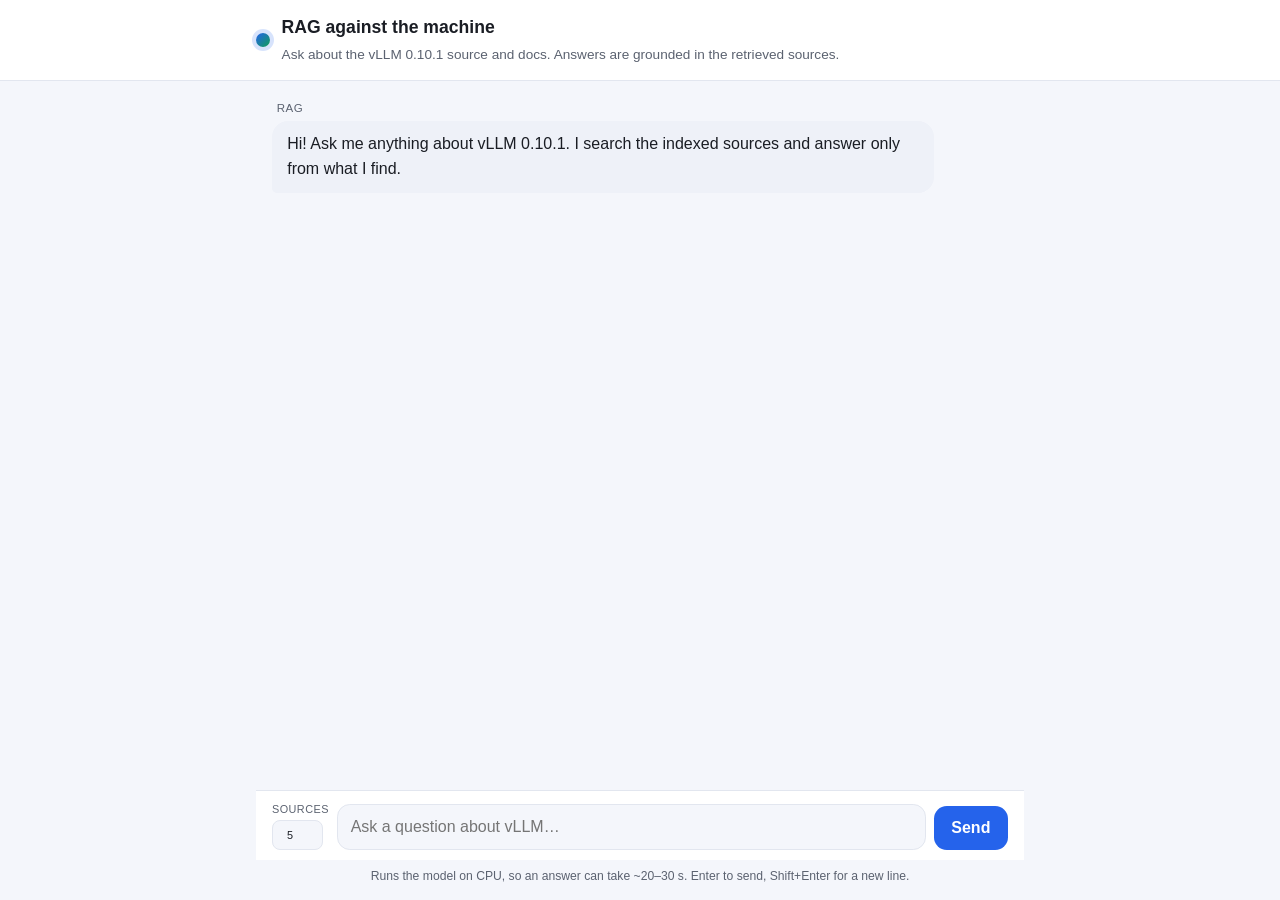
<file: frontend/index.html>
<!DOCTYPE html>
<html lang="en">
<head>
<meta charset="utf-8">
<meta name="viewport" content="width=device-width, initial-scale=1">
<title>RAG against the machine</title>
<link rel="stylesheet" href="style.css">
</head>
<body>
<header class="topbar">
  <div class="brand">
    <span class="dot" aria-hidden="true"></span>
    <div>
      <h1>RAG against the machine</h1>
      <p>Ask about the vLLM 0.10.1 source and docs. Answers are grounded in
         the retrieved sources.</p>
    </div>
  </div>
</header>

<main id="chat" class="chat" aria-live="polite">
  <!-- The welcome message and every turn are added here by app.js. -->
</main>

<form id="composer" class="composer" autocomplete="off">
  <label class="k" title="How many sources to retrieve">
    sources
    <input id="k" type="number" min="1" max="20" value="5" inputmode="numeric">
  </label>
  <textarea id="query" rows="1" placeholder="Ask a question about vLLM…"
            aria-label="Your question"></textarea>
  <button id="send" type="submit">Send</button>
</form>

<p class="hint">Runs the model on CPU, so an answer can take ~20–30 s.
  Enter to send, Shift+Enter for a new line.</p>

<script src="config.js"></script>
<script src="app.js"></script>
</body>
</html>
</file>
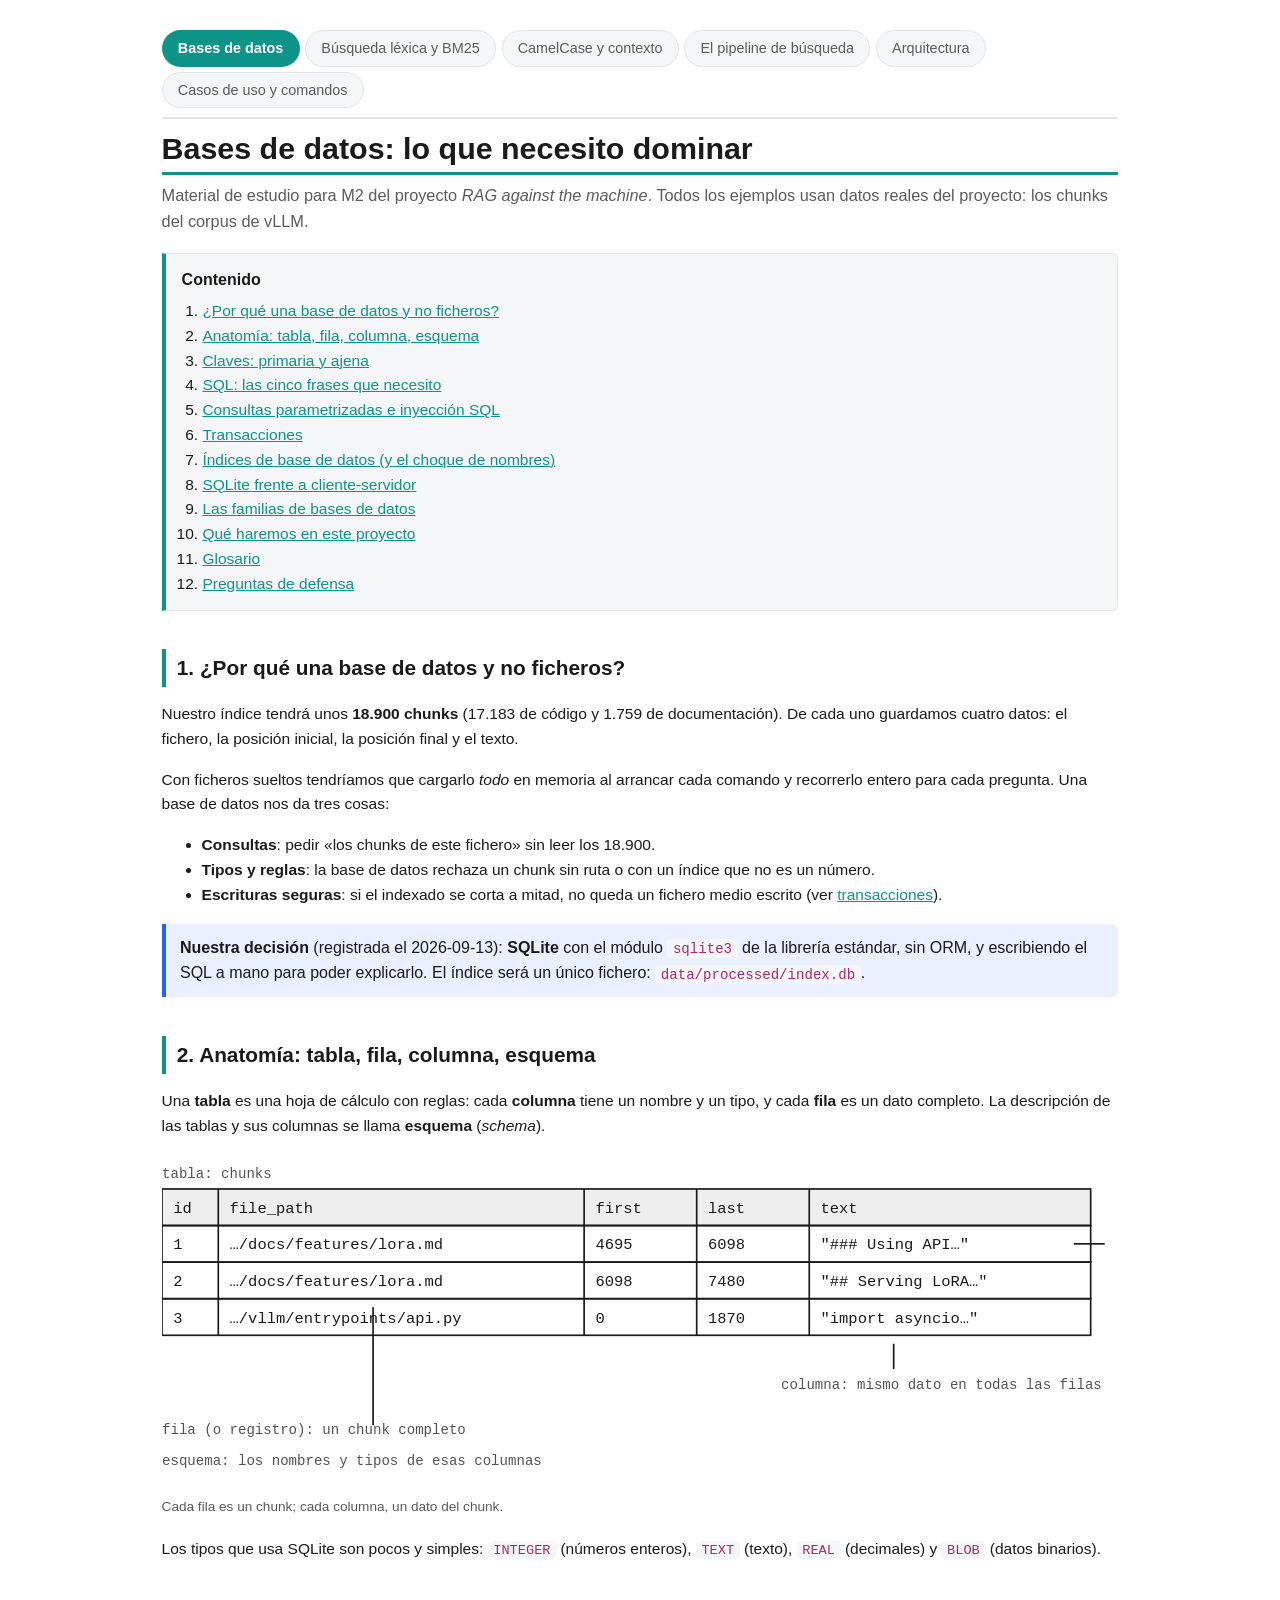
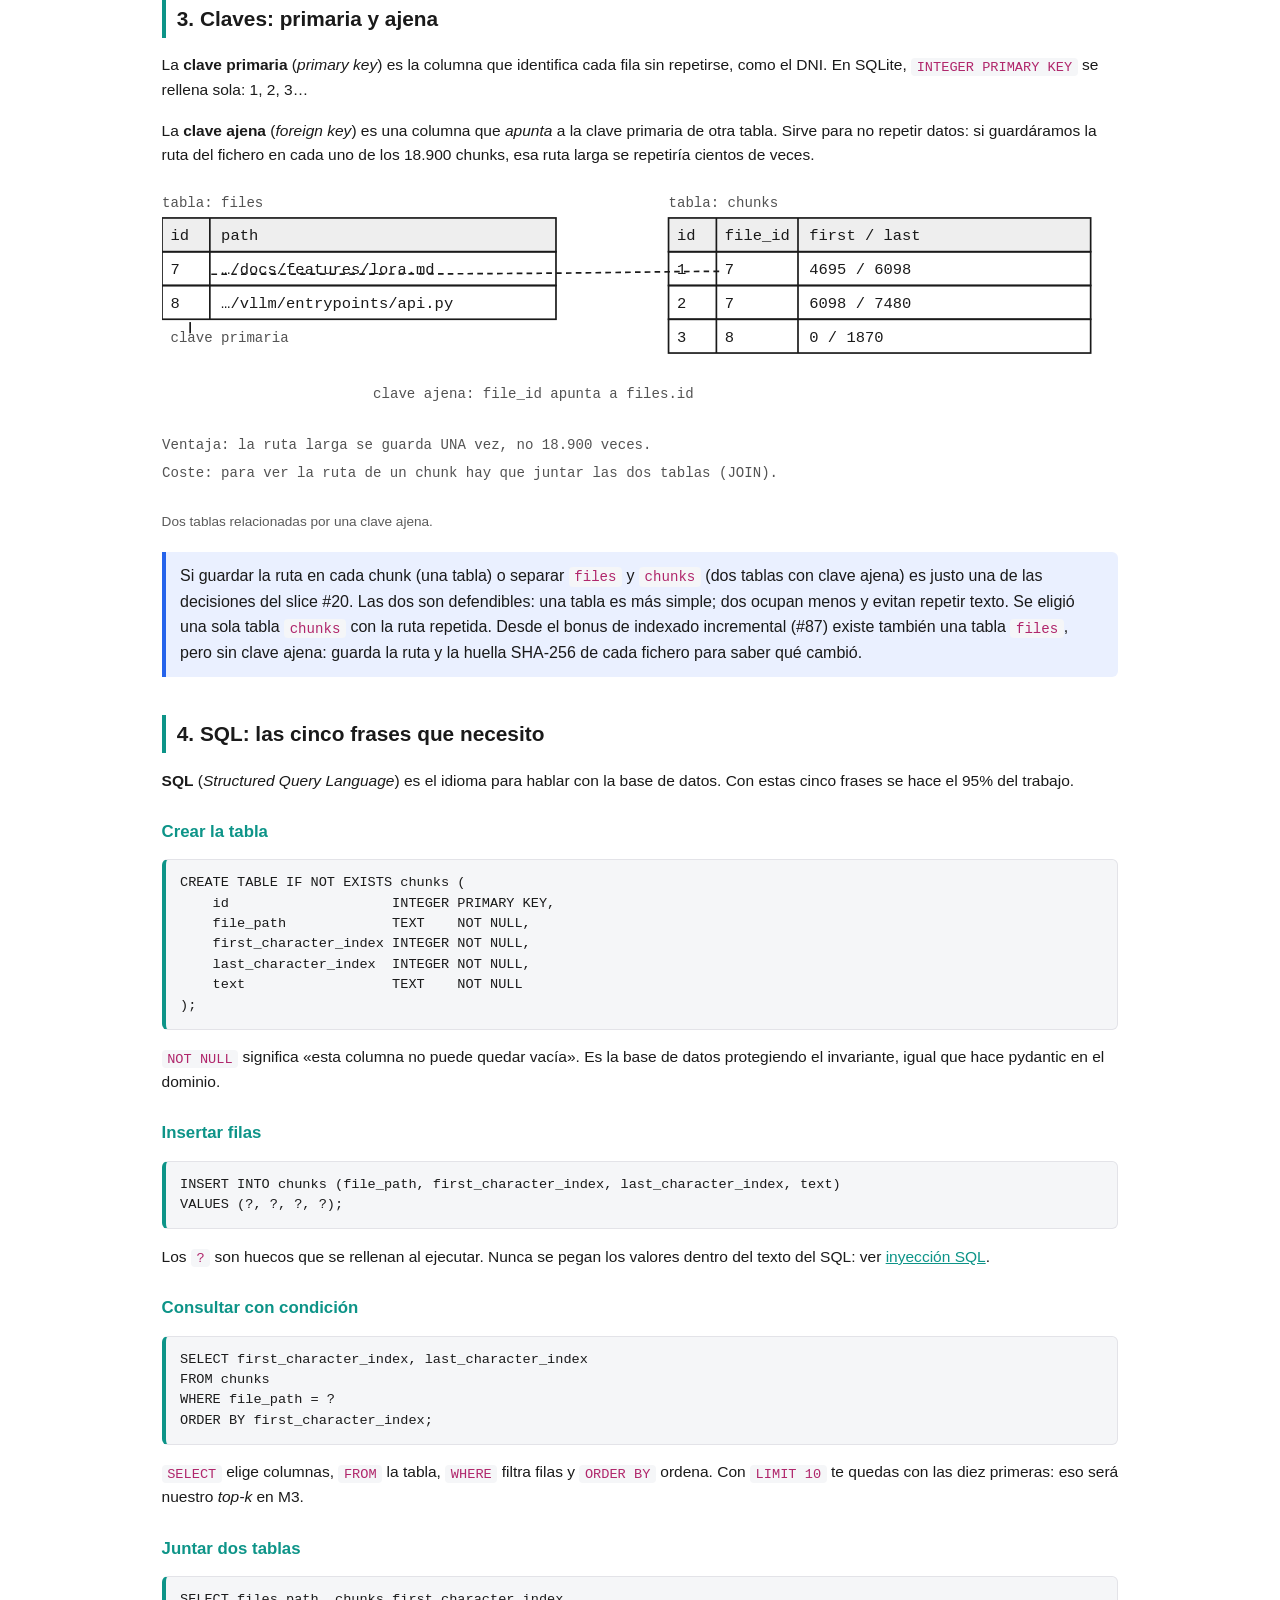
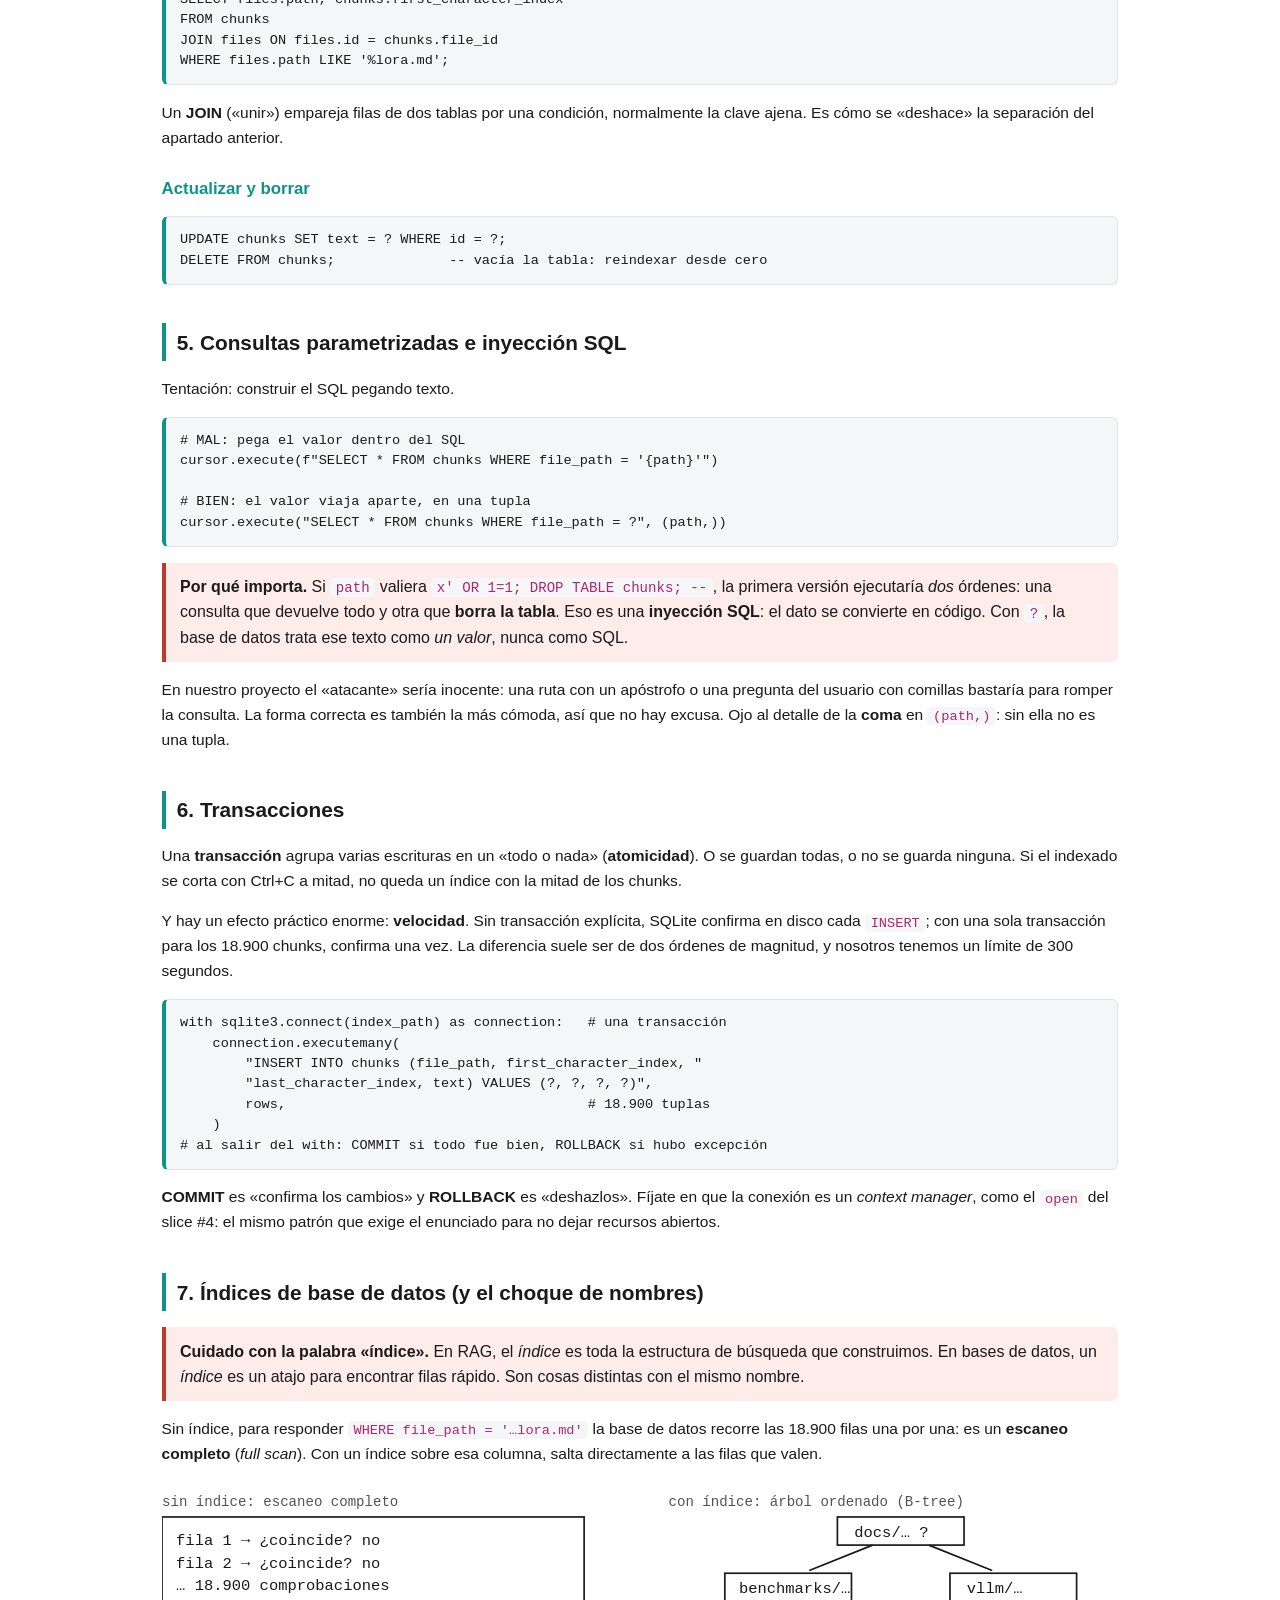
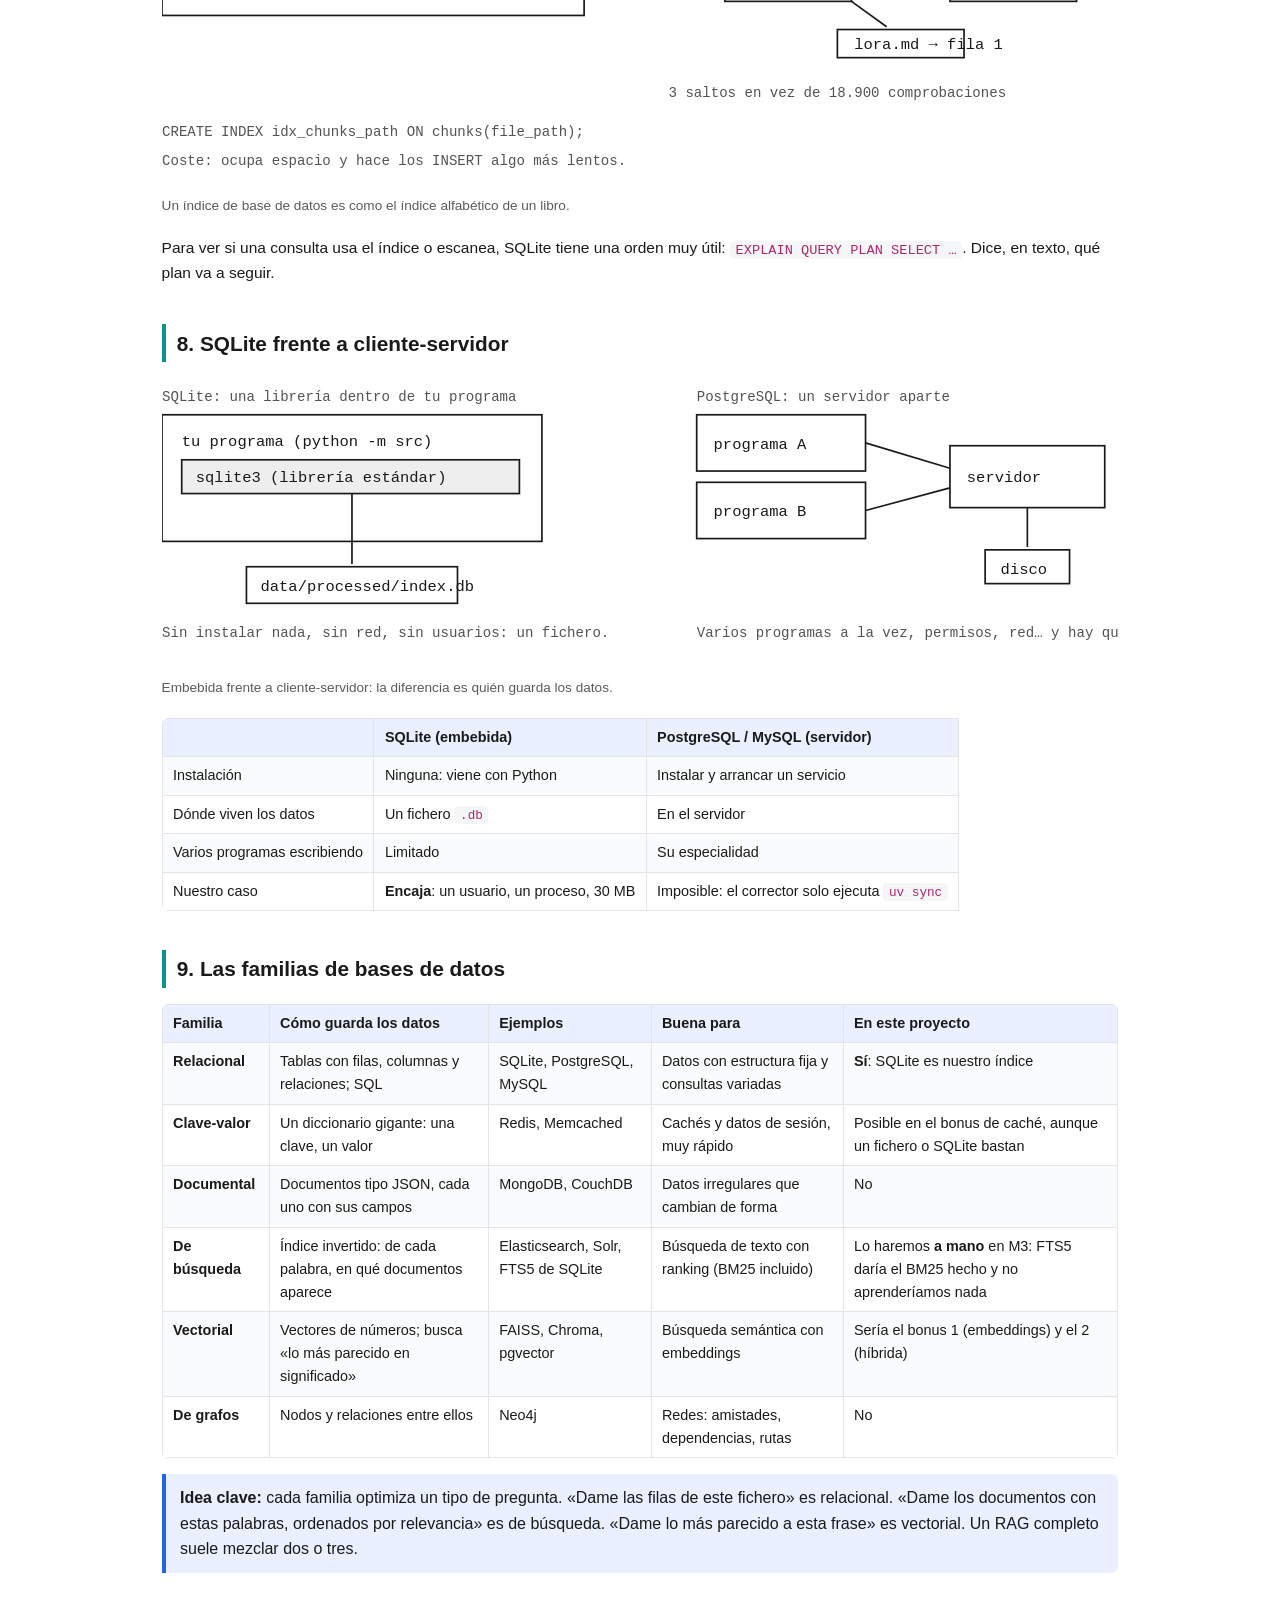
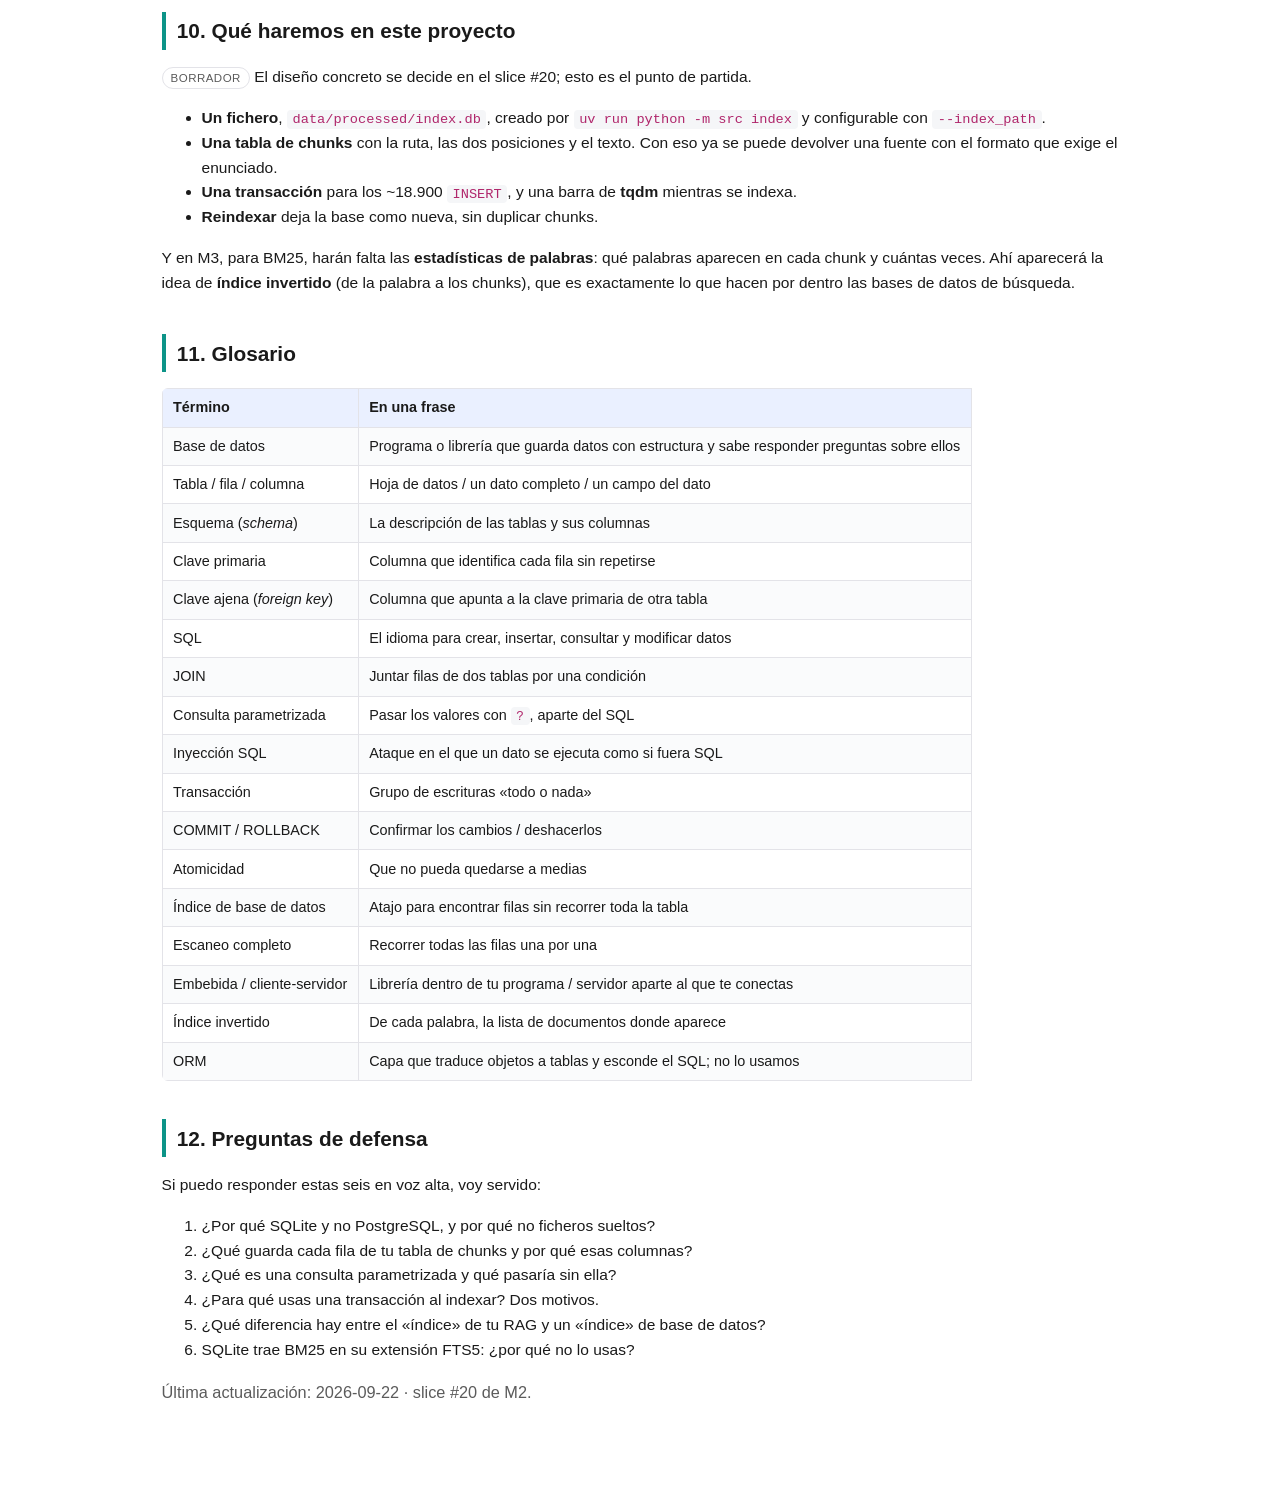
<file: docs/conceptos/index.html>
<!DOCTYPE html>
<html lang="es">
<head>
<meta charset="utf-8">
<meta name="viewport" content="width=device-width, initial-scale=1">
<title>Conceptos del proyecto RAG</title>
<style>
:root {
    --bg: #ffffff; --fg: #1a1a1a; --muted: #5b5b5b; --line: #e3e3e8;
    --soft: #f5f6f8; --accent: #2563eb; --accent-tint: #eaf0ff;
    --warn: #c0392b; --warn-tint: #fdecea; --ok: #1d7a4a; --ok-tint: #e7f5ee;
    --code-fg: #b0266b; --zebra: #fafbfc;
    /* un color por pestaña, para orientarse de un vistazo */
    --c-db: #0d9488; --c-lex: #4f46e5; --c-rec: #9333ea;
    --c-pipe: #2563eb; --c-arq: #d97706; --c-run: #059669;
  }
  @media (prefers-color-scheme: dark) {
    :root {
      --bg: #14161a; --fg: #e7e7e7; --muted: #a2a2a2; --line: #333842;
      --soft: #1c1f25; --accent: #7fb0ea; --accent-tint: #1b2a44;
      --warn: #e88; --warn-tint: #3a2220; --ok: #6fd39b; --ok-tint: #16301f;
      --code-fg: #f2a3cc; --zebra: #181b21;
      --c-db: #2dd4bf; --c-lex: #a5b4fc; --c-rec: #d8b4fe;
      --c-pipe: #7fb0ea; --c-arq: #fbbf24; --c-run: #34d399;
    }
  }
  * { box-sizing: border-box; }
  body {
    margin: 0 auto; max-width: 62rem; padding: 1.2rem 1.1rem 5rem;
    background: var(--bg); color: var(--fg); line-height: 1.6;
    font-family: -apple-system, "Segoe UI", Roboto, Helvetica, Arial, sans-serif;
  }
  h1 {
    font-size: 1.9rem; line-height: 1.25; margin: 0 0 .4rem;
    padding-bottom: .35rem; border-bottom: 3px solid var(--panel-accent, var(--accent));
  }
  h2 {
    font-size: 1.3rem; margin: 2.4rem 0 .8rem; padding: .15rem 0 .15rem .7rem;
    border-left: 4px solid var(--panel-accent, var(--accent));
  }
  h3 { font-size: 1.05rem; margin: 1.6rem 0 .5rem; color: var(--panel-accent, var(--fg)); }
  p, li { font-size: .97rem; }
  a { color: var(--panel-accent, var(--accent)); }
  code, pre { font-family: ui-monospace, "SF Mono", Menlo, Consolas, monospace; }
  code {
    background: var(--soft); color: var(--code-fg); padding: .1rem .35rem;
    border-radius: 4px; font-size: .88em;
  }
  pre {
    background: var(--soft); border: 1px solid var(--line);
    border-left: 4px solid var(--panel-accent, var(--accent)); border-radius: 6px;
    padding: .8rem .9rem; overflow-x: auto; font-size: .85rem; line-height: 1.5;
  }
  pre code { background: none; color: inherit; padding: 0; font-size: 1em; }
  table {
    border-collapse: collapse; width: 100%; margin: 1rem 0; font-size: .9rem;
    display: block; overflow-x: auto; border-radius: 6px;
  }
  th, td { border: 1px solid var(--line); padding: .45rem .65rem; text-align: left; vertical-align: top; }
  th { background: var(--accent-tint); color: var(--fg); }
  tbody tr:nth-child(even) td { background: var(--zebra); }
  td.num, th.num { text-align: right; font-family: ui-monospace, Menlo, Consolas, monospace; }
  .lead { color: var(--muted); font-size: 1.02rem; margin-top: 0; }
  .note, .warn, .ok {
    border-left: 4px solid var(--accent); background: var(--accent-tint);
    padding: .7rem .9rem; border-radius: 0 6px 6px 0; margin: 1rem 0;
  }
  .warn { border-left-color: var(--warn); background: var(--warn-tint); }
  .ok { border-left-color: var(--ok); background: var(--ok-tint); }
  .fig { margin: 1.2rem 0; }
  .fig svg { width: 100%; height: auto; }
  .fig figcaption { color: var(--muted); font-size: .85rem; margin-top: .4rem; }
  nav {
    background: var(--soft); border: 1px solid var(--line);
    border-left: 4px solid var(--panel-accent, var(--accent));
    border-radius: 0 6px 6px 0; padding: .8rem 1rem; margin: 1.2rem 0;
  }
  nav ol { margin: .4rem 0 0; padding-left: 1.3rem; }
  nav a { color: var(--panel-accent, var(--accent)); }
  /* chip para marcar un flag o una ruta en el texto */
  .flag {
    display: inline-block; font-family: ui-monospace, Menlo, Consolas, monospace;
    font-size: .82em; background: var(--accent-tint); color: var(--code-fg);
    border: 1px solid var(--line); border-radius: 4px; padding: .02rem .4rem;
  }
  .tag {
    display: inline-block; font-size: .72rem; letter-spacing: .04em;
    text-transform: uppercase; color: var(--muted); border: 1px solid var(--line);
    border-radius: 999px; padding: .05rem .5rem; vertical-align: middle;
  }
  .formula {
    background: var(--soft); border: 1px solid var(--line);
    border-left: 4px solid var(--panel-accent, var(--accent)); border-radius: 6px;
    padding: .9rem 1rem; margin: 1rem 0; overflow-x: auto;
    font-family: ui-monospace, Menlo, Consolas, monospace; font-size: .9rem;
  }
  svg text { fill: currentColor; font-family: ui-monospace, Menlo, Consolas, monospace; font-size: 11px; }
  svg .box { fill: none; stroke: currentColor; stroke-width: 1.2; }
  svg .soft { fill: currentColor; opacity: .07; stroke: none; }
  svg .lbl { font-size: 10px; opacity: .75; }
  svg .arrow { stroke: currentColor; stroke-width: 1.2; fill: none; }
  svg .dash { stroke: currentColor; stroke-width: 1; fill: none; stroke-dasharray: 4 3; opacity: .55; }
  svg .thick { stroke: currentColor; stroke-width: 2; fill: none; }

  /* --- pestañas, cada una con su color --- */
  .tabs {
    position: sticky; top: 0; z-index: 10; display: flex; flex-wrap: wrap;
    gap: .35rem; padding: .7rem 0 .55rem; margin: 0 0 .6rem;
    background: var(--bg); border-bottom: 2px solid var(--line);
  }
  .tabs button {
    font: inherit; font-size: .9rem; cursor: pointer; color: var(--muted);
    background: var(--soft); border: 1px solid var(--line);
    border-radius: 999px; padding: .35rem .95rem; transition: all .12s ease;
  }
  .tabs button:hover { color: var(--fg); border-color: var(--muted); }
  .tabs button[aria-selected="true"] {
    color: #fff; font-weight: 600; border-color: transparent;
  }
  #tab-db[aria-selected="true"]   { background: var(--c-db); }
  #tab-lex[aria-selected="true"]  { background: var(--c-lex); }
  #tab-rec[aria-selected="true"]  { background: var(--c-rec); }
  #tab-pipe[aria-selected="true"] { background: var(--c-pipe); }
  #tab-arq[aria-selected="true"]  { background: var(--c-arq); }
  #tab-run[aria-selected="true"]  { background: var(--c-run); }
  /* cada panel tiñe sus títulos, barras y enlaces con su color */
  #panel-db   { --panel-accent: var(--c-db); }
  #panel-lex  { --panel-accent: var(--c-lex); }
  #panel-rec  { --panel-accent: var(--c-rec); }
  #panel-pipe { --panel-accent: var(--c-pipe); }
  #panel-arq  { --panel-accent: var(--c-arq); }
  #panel-run  { --panel-accent: var(--c-run); }
  .panel[hidden] { display: none; }
  .panel > h1 { margin-top: .6rem; }
  @media (max-width: 30rem) { .tabs button { font-size: .82rem; padding: .3rem .7rem; } }

</style>
</head>
<body>

<div class="tabs" role="tablist" aria-label="Conceptos">
  <button role="tab" id="tab-db" aria-controls="panel-db" aria-selected="false"
          onclick="showTab('db')">Bases de datos</button>
  <button role="tab" id="tab-lex" aria-controls="panel-lex" aria-selected="false"
          onclick="showTab('lex')">Búsqueda léxica y BM25</button>
  <button role="tab" id="tab-rec" aria-controls="panel-rec" aria-selected="false"
          onclick="showTab('rec')">CamelCase y contexto</button>
  <button role="tab" id="tab-pipe" aria-controls="panel-pipe" aria-selected="false"
          onclick="showTab('pipe')">El pipeline de búsqueda</button>
  <button role="tab" id="tab-arq" aria-controls="panel-arq" aria-selected="false"
          onclick="showTab('arq')">Arquitectura</button>
  <button role="tab" id="tab-run" aria-controls="panel-run" aria-selected="false"
          onclick="showTab('run')">Casos de uso y comandos</button>
</div>

<div class="panel" id="panel-db" role="tabpanel" aria-labelledby="tab-db" hidden>
<h1>Bases de datos: lo que necesito dominar</h1>
<p class="lead">Material de estudio para M2 del proyecto <em>RAG against the machine</em>.
Todos los ejemplos usan datos reales del proyecto: los chunks del corpus de vLLM.</p>

<nav>
  <strong>Contenido</strong>
  <ol>
    <li><a href="#db-por-que">¿Por qué una base de datos y no ficheros?</a></li>
    <li><a href="#db-anatomia">Anatomía: tabla, fila, columna, esquema</a></li>
    <li><a href="#db-claves">Claves: primaria y ajena</a></li>
    <li><a href="#db-sql">SQL: las cinco frases que necesito</a></li>
    <li><a href="#db-parametrizadas">Consultas parametrizadas e inyección SQL</a></li>
    <li><a href="#db-transacciones">Transacciones</a></li>
    <li><a href="#db-indices">Índices de base de datos (y el choque de nombres)</a></li>
    <li><a href="#db-sqlite">SQLite frente a cliente-servidor</a></li>
    <li><a href="#db-familias">Las familias de bases de datos</a></li>
    <li><a href="#db-nuestro-caso">Qué haremos en este proyecto</a></li>
    <li><a href="#db-glosario">Glosario</a></li>
    <li><a href="#db-defensa">Preguntas de defensa</a></li>
  </ol>
</nav>

<h2 id="db-por-que">1. ¿Por qué una base de datos y no ficheros?</h2>

<p>Nuestro índice tendrá unos <strong>18.900 chunks</strong> (17.183 de código y 1.759 de
documentación). De cada uno guardamos cuatro datos: el fichero, la posición inicial, la
posición final y el texto.</p>

<p>Con ficheros sueltos tendríamos que cargarlo <em>todo</em> en memoria al arrancar cada
comando y recorrerlo entero para cada pregunta. Una base de datos nos da tres cosas:</p>

<ul>
  <li><strong>Consultas</strong>: pedir «los chunks de este fichero» sin leer los 18.900.</li>
  <li><strong>Tipos y reglas</strong>: la base de datos rechaza un chunk sin ruta o con un
      índice que no es un número.</li>
  <li><strong>Escrituras seguras</strong>: si el indexado se corta a mitad, no queda un
      fichero medio escrito (ver <a href="#db-transacciones">transacciones</a>).</li>
</ul>

<div class="note">
<strong>Nuestra decisión</strong> (registrada el 2026-09-13): <strong>SQLite</strong> con el módulo
<code>sqlite3</code> de la librería estándar, sin ORM, y escribiendo el SQL a mano para poder
explicarlo. El índice será un único fichero: <code>data/processed/index.db</code>.
</div>

<h2 id="db-anatomia">2. Anatomía: tabla, fila, columna, esquema</h2>

<p>Una <strong>tabla</strong> es una hoja de cálculo con reglas: cada <strong>columna</strong> tiene un
nombre y un tipo, y cada <strong>fila</strong> es un dato completo. La descripción de las tablas y
sus columnas se llama <strong>esquema</strong> (<em>schema</em>).</p>

<figure class="fig">
<svg viewBox="0 0 680 230" role="img" aria-label="Diagrama de una tabla con columnas y filas">
  <text x="0" y="14" class="lbl">tabla: chunks</text>
  <rect class="soft" x="0" y="22" width="660" height="26"></rect>
  <rect class="box" x="0" y="22" width="660" height="26"></rect>
  <rect class="box" x="0" y="48" width="660" height="26"></rect>
  <rect class="box" x="0" y="74" width="660" height="26"></rect>
  <rect class="box" x="0" y="100" width="660" height="26"></rect>
  <line class="box" x1="40" y1="22" x2="40" y2="126"></line>
  <line class="box" x1="300" y1="22" x2="300" y2="126"></line>
  <line class="box" x1="380" y1="22" x2="380" y2="126"></line>
  <line class="box" x1="460" y1="22" x2="460" y2="126"></line>
  <text x="8" y="39">id</text>
  <text x="48" y="39">file_path</text>
  <text x="308" y="39">first</text>
  <text x="388" y="39">last</text>
  <text x="468" y="39">text</text>
  <text x="8" y="65">1</text>
  <text x="48" y="65">…/docs/features/lora.md</text>
  <text x="308" y="65">4695</text>
  <text x="388" y="65">6098</text>
  <text x="468" y="65">"### Using API…"</text>
  <text x="8" y="91">2</text>
  <text x="48" y="91">…/docs/features/lora.md</text>
  <text x="308" y="91">6098</text>
  <text x="388" y="91">7480</text>
  <text x="468" y="91">"## Serving LoRA…"</text>
  <text x="8" y="117">3</text>
  <text x="48" y="117">…/vllm/entrypoints/api.py</text>
  <text x="308" y="117">0</text>
  <text x="388" y="117">1870</text>
  <text x="468" y="117">"import asyncio…"</text>
  <path class="arrow" d="M 520 150 L 520 132"></path>
  <text x="440" y="164" class="lbl">columna: mismo dato en todas las filas</text>
  <path class="arrow" d="M 690 61 L 668 61" transform="translate(-20,0)"></path>
  <text x="0" y="196" class="lbl">fila (o registro): un chunk completo</text>
  <path class="arrow" d="M 150 190 L 150 106"></path>
  <text x="0" y="218" class="lbl">esquema: los nombres y tipos de esas columnas</text>
</svg>
<figcaption>Cada fila es un chunk; cada columna, un dato del chunk.</figcaption>
</figure>

<p>Los tipos que usa SQLite son pocos y simples: <code>INTEGER</code> (números enteros),
<code>TEXT</code> (texto), <code>REAL</code> (decimales) y <code>BLOB</code> (datos binarios).</p>

<h2 id="db-claves">3. Claves: primaria y ajena</h2>

<p>La <strong>clave primaria</strong> (<em>primary key</em>) es la columna que identifica cada fila sin
repetirse, como el DNI. En SQLite, <code>INTEGER PRIMARY KEY</code> se rellena sola: 1, 2, 3…</p>

<p>La <strong>clave ajena</strong> (<em>foreign key</em>) es una columna que <em>apunta</em> a la clave primaria
de otra tabla. Sirve para no repetir datos: si guardáramos la ruta del fichero en cada uno de
los 18.900 chunks, esa ruta larga se repetiría cientos de veces.</p>

<figure class="fig">
<svg viewBox="0 0 680 220" role="img" aria-label="Relación entre la tabla files y la tabla chunks">
  <text x="0" y="14" class="lbl">tabla: files</text>
  <rect class="soft" x="0" y="22" width="280" height="24"></rect>
  <rect class="box" x="0" y="22" width="280" height="24"></rect>
  <rect class="box" x="0" y="46" width="280" height="24"></rect>
  <rect class="box" x="0" y="70" width="280" height="24"></rect>
  <line class="box" x1="34" y1="22" x2="34" y2="94"></line>
  <text x="6" y="38">id</text><text x="42" y="38">path</text>
  <text x="6" y="62">7</text><text x="42" y="62">…/docs/features/lora.md</text>
  <text x="6" y="86">8</text><text x="42" y="86">…/vllm/entrypoints/api.py</text>
  <text x="6" y="110" class="lbl">clave primaria</text>
  <path class="arrow" d="M 20 104 L 20 96"></path>

  <text x="360" y="14" class="lbl">tabla: chunks</text>
  <rect class="soft" x="360" y="22" width="300" height="24"></rect>
  <rect class="box" x="360" y="22" width="300" height="24"></rect>
  <rect class="box" x="360" y="46" width="300" height="24"></rect>
  <rect class="box" x="360" y="70" width="300" height="24"></rect>
  <rect class="box" x="360" y="94" width="300" height="24"></rect>
  <line class="box" x1="394" y1="22" x2="394" y2="118"></line>
  <line class="box" x1="452" y1="22" x2="452" y2="118"></line>
  <text x="366" y="38">id</text><text x="400" y="38">file_id</text><text x="460" y="38">first / last</text>
  <text x="366" y="62">1</text><text x="400" y="62">7</text><text x="460" y="62">4695 / 6098</text>
  <text x="366" y="86">2</text><text x="400" y="86">7</text><text x="460" y="86">6098 / 7480</text>
  <text x="366" y="110">3</text><text x="400" y="110">8</text><text x="460" y="110">0 / 1870</text>

  <path class="arrow" d="M 396 60 C 330 60, 330 62, 34 62" stroke-dasharray="4 3"></path>
  <text x="150" y="150" class="lbl">clave ajena: file_id apunta a files.id</text>
  <text x="0" y="186" class="lbl">Ventaja: la ruta larga se guarda UNA vez, no 18.900 veces.</text>
  <text x="0" y="206" class="lbl">Coste: para ver la ruta de un chunk hay que juntar las dos tablas (JOIN).</text>
</svg>
<figcaption>Dos tablas relacionadas por una clave ajena.</figcaption>
</figure>

<div class="note">
Si guardar la ruta en cada chunk (una tabla) o separar <code>files</code> y <code>chunks</code>
(dos tablas con clave ajena) es justo una de las decisiones del slice #20. Las dos son
defendibles: una tabla es más simple; dos ocupan menos y evitan repetir texto.
Se eligió una sola tabla <code>chunks</code> con la ruta repetida. Desde el bonus de
indexado incremental (#87) existe también una tabla <code>files</code>, pero sin clave
ajena: guarda la ruta y la huella SHA-256 de cada fichero para saber qué cambió.
</div>

<h2 id="db-sql">4. SQL: las cinco frases que necesito</h2>

<p><strong>SQL</strong> (<em>Structured Query Language</em>) es el idioma para hablar con la base de datos.
Con estas cinco frases se hace el 95% del trabajo.</p>

<h3>Crear la tabla</h3>
<pre><code>CREATE TABLE IF NOT EXISTS chunks (
    id                    INTEGER PRIMARY KEY,
    file_path             TEXT    NOT NULL,
    first_character_index INTEGER NOT NULL,
    last_character_index  INTEGER NOT NULL,
    text                  TEXT    NOT NULL
);</code></pre>
<p><code>NOT NULL</code> significa «esta columna no puede quedar vacía». Es la base de datos
protegiendo el invariante, igual que hace pydantic en el dominio.</p>

<h3>Insertar filas</h3>
<pre><code>INSERT INTO chunks (file_path, first_character_index, last_character_index, text)
VALUES (?, ?, ?, ?);</code></pre>
<p>Los <code>?</code> son huecos que se rellenan al ejecutar. Nunca se pegan los valores dentro
del texto del SQL: ver <a href="#db-parametrizadas">inyección SQL</a>.</p>

<h3>Consultar con condición</h3>
<pre><code>SELECT first_character_index, last_character_index
FROM chunks
WHERE file_path = ?
ORDER BY first_character_index;</code></pre>
<p><code>SELECT</code> elige columnas, <code>FROM</code> la tabla, <code>WHERE</code> filtra filas y
<code>ORDER BY</code> ordena. Con <code>LIMIT 10</code> te quedas con las diez primeras: eso será
nuestro <em>top-k</em> en M3.</p>

<h3>Juntar dos tablas</h3>
<pre><code>SELECT files.path, chunks.first_character_index
FROM chunks
JOIN files ON files.id = chunks.file_id
WHERE files.path LIKE '%lora.md';</code></pre>
<p>Un <strong>JOIN</strong> («unir») empareja filas de dos tablas por una condición, normalmente la
clave ajena. Es cómo se «deshace» la separación del apartado anterior.</p>

<h3>Actualizar y borrar</h3>
<pre><code>UPDATE chunks SET text = ? WHERE id = ?;
DELETE FROM chunks;              -- vacía la tabla: reindexar desde cero</code></pre>

<h2 id="db-parametrizadas">5. Consultas parametrizadas e inyección SQL</h2>

<p>Tentación: construir el SQL pegando texto.</p>

<pre><code># MAL: pega el valor dentro del SQL
cursor.execute(f"SELECT * FROM chunks WHERE file_path = '{path}'")

# BIEN: el valor viaja aparte, en una tupla
cursor.execute("SELECT * FROM chunks WHERE file_path = ?", (path,))</code></pre>

<div class="warn">
<strong>Por qué importa.</strong> Si <code>path</code> valiera <code>x' OR 1=1; DROP TABLE chunks; --</code>,
la primera versión ejecutaría <em>dos</em> órdenes: una consulta que devuelve todo y otra que
<strong>borra la tabla</strong>. Eso es una <strong>inyección SQL</strong>: el dato se convierte en código.
Con <code>?</code>, la base de datos trata ese texto como <em>un valor</em>, nunca como SQL.
</div>

<p>En nuestro proyecto el «atacante» sería inocente: una ruta con un apóstrofo o una pregunta
del usuario con comillas bastaría para romper la consulta. La forma correcta es también la
más cómoda, así que no hay excusa. Ojo al detalle de la <strong>coma</strong> en <code>(path,)</code>:
sin ella no es una tupla.</p>

<h2 id="db-transacciones">6. Transacciones</h2>

<p>Una <strong>transacción</strong> agrupa varias escrituras en un «todo o nada»
(<strong>atomicidad</strong>). O se guardan todas, o no se guarda ninguna. Si el indexado se corta con
Ctrl+C a mitad, no queda un índice con la mitad de los chunks.</p>

<p>Y hay un efecto práctico enorme: <strong>velocidad</strong>. Sin transacción explícita, SQLite
confirma en disco cada <code>INSERT</code>; con una sola transacción para los 18.900 chunks,
confirma una vez. La diferencia suele ser de dos órdenes de magnitud, y nosotros tenemos un
límite de 300 segundos.</p>

<pre><code>with sqlite3.connect(index_path) as connection:   # una transacción
    connection.executemany(
        "INSERT INTO chunks (file_path, first_character_index, "
        "last_character_index, text) VALUES (?, ?, ?, ?)",
        rows,                                     # 18.900 tuplas
    )
# al salir del with: COMMIT si todo fue bien, ROLLBACK si hubo excepción</code></pre>

<p><strong>COMMIT</strong> es «confirma los cambios» y <strong>ROLLBACK</strong> es «deshazlos». Fíjate en que
la conexión es un <em>context manager</em>, como el <code>open</code> del slice #4: el mismo patrón
que exige el enunciado para no dejar recursos abiertos.</p>

<h2 id="db-indices">7. Índices de base de datos (y el choque de nombres)</h2>

<div class="warn">
<strong>Cuidado con la palabra «índice».</strong> En RAG, el <em>índice</em> es toda la estructura de
búsqueda que construimos. En bases de datos, un <em>índice</em> es un atajo para encontrar filas
rápido. Son cosas distintas con el mismo nombre.
</div>

<p>Sin índice, para responder <code>WHERE file_path = '…lora.md'</code> la base de datos recorre
las 18.900 filas una por una: es un <strong>escaneo completo</strong> (<em>full scan</em>). Con un índice
sobre esa columna, salta directamente a las filas que valen.</p>

<figure class="fig">
<svg viewBox="0 0 680 210" role="img" aria-label="Escaneo completo frente a búsqueda por índice">
  <text x="0" y="14" class="lbl">sin índice: escaneo completo</text>
  <rect class="box" x="0" y="22" width="300" height="70"></rect>
  <text x="10" y="42">fila 1 → ¿coincide? no</text>
  <text x="10" y="58">fila 2 → ¿coincide? no</text>
  <text x="10" y="74">… 18.900 comprobaciones</text>

  <text x="360" y="14" class="lbl">con índice: árbol ordenado (B-tree)</text>
  <rect class="box" x="480" y="22" width="90" height="20"></rect>
  <text x="492" y="36">docs/… ?</text>
  <rect class="box" x="400" y="62" width="90" height="20"></rect>
  <text x="410" y="76">benchmarks/…</text>
  <rect class="box" x="560" y="62" width="90" height="20"></rect>
  <text x="572" y="76">vllm/…</text>
  <rect class="box" x="480" y="102" width="90" height="20"></rect>
  <text x="492" y="116">lora.md → fila 1</text>
  <path class="arrow" d="M 505 42 L 460 60"></path>
  <path class="arrow" d="M 545 42 L 590 60"></path>
  <path class="arrow" d="M 490 82 L 515 100"></path>
  <text x="360" y="150" class="lbl">3 saltos en vez de 18.900 comprobaciones</text>

  <text x="0" y="178" class="lbl">CREATE INDEX idx_chunks_path ON chunks(file_path);</text>
  <text x="0" y="198" class="lbl">Coste: ocupa espacio y hace los INSERT algo más lentos.</text>
</svg>
<figcaption>Un índice de base de datos es como el índice alfabético de un libro.</figcaption>
</figure>

<p>Para ver si una consulta usa el índice o escanea, SQLite tiene una orden muy útil:
<code>EXPLAIN QUERY PLAN SELECT …</code>. Dice, en texto, qué plan va a seguir.</p>

<h2 id="db-sqlite">8. SQLite frente a cliente-servidor</h2>

<figure class="fig">
<svg viewBox="0 0 680 200" role="img" aria-label="SQLite embebida frente a base de datos con servidor">
  <text x="0" y="14" class="lbl">SQLite: una librería dentro de tu programa</text>
  <rect class="box" x="0" y="24" width="270" height="90"></rect>
  <text x="14" y="46">tu programa (python -m src)</text>
  <rect class="soft" x="14" y="56" width="240" height="24"></rect>
  <rect class="box" x="14" y="56" width="240" height="24"></rect>
  <text x="24" y="72">sqlite3 (librería estándar)</text>
  <path class="arrow" d="M 135 80 L 135 130"></path>
  <rect class="box" x="60" y="132" width="150" height="26"></rect>
  <text x="70" y="149">data/processed/index.db</text>
  <text x="0" y="182" class="lbl">Sin instalar nada, sin red, sin usuarios: un fichero.</text>

  <text x="380" y="14" class="lbl">PostgreSQL: un servidor aparte</text>
  <rect class="box" x="380" y="24" width="120" height="40"></rect>
  <text x="392" y="48">programa A</text>
  <rect class="box" x="380" y="72" width="120" height="40"></rect>
  <text x="392" y="96">programa B</text>
  <rect class="box" x="560" y="46" width="110" height="44"></rect>
  <text x="572" y="72">servidor</text>
  <path class="arrow" d="M 500 44 L 560 62"></path>
  <path class="arrow" d="M 500 92 L 560 76"></path>
  <rect class="box" x="585" y="120" width="60" height="24"></rect>
  <text x="596" y="137">disco</text>
  <path class="arrow" d="M 615 90 L 615 118"></path>
  <text x="380" y="182" class="lbl">Varios programas a la vez, permisos, red… y hay que instalarlo.</text>
</svg>
<figcaption>Embebida frente a cliente-servidor: la diferencia es quién guarda los datos.</figcaption>
</figure>

<table>
<tr><th></th><th>SQLite (embebida)</th><th>PostgreSQL / MySQL (servidor)</th></tr>
<tr><td>Instalación</td><td>Ninguna: viene con Python</td><td>Instalar y arrancar un servicio</td></tr>
<tr><td>Dónde viven los datos</td><td>Un fichero <code>.db</code></td><td>En el servidor</td></tr>
<tr><td>Varios programas escribiendo</td><td>Limitado</td><td>Su especialidad</td></tr>
<tr><td>Nuestro caso</td><td><strong>Encaja</strong>: un usuario, un proceso, 30 MB</td><td>Imposible: el corrector solo ejecuta <code>uv sync</code></td></tr>
</table>

<h2 id="db-familias">9. Las familias de bases de datos</h2>

<table>
<tr><th>Familia</th><th>Cómo guarda los datos</th><th>Ejemplos</th><th>Buena para</th><th>En este proyecto</th></tr>
<tr>
  <td><strong>Relacional</strong></td><td>Tablas con filas, columnas y relaciones; SQL</td>
  <td>SQLite, PostgreSQL, MySQL</td><td>Datos con estructura fija y consultas variadas</td>
  <td><strong>Sí</strong>: SQLite es nuestro índice</td>
</tr>
<tr>
  <td><strong>Clave-valor</strong></td><td>Un diccionario gigante: una clave, un valor</td>
  <td>Redis, Memcached</td><td>Cachés y datos de sesión, muy rápido</td>
  <td>Posible en el bonus de caché, aunque un fichero o SQLite bastan</td>
</tr>
<tr>
  <td><strong>Documental</strong></td><td>Documentos tipo JSON, cada uno con sus campos</td>
  <td>MongoDB, CouchDB</td><td>Datos irregulares que cambian de forma</td><td>No</td>
</tr>
<tr>
  <td><strong>De búsqueda</strong></td><td>Índice invertido: de cada palabra, en qué documentos aparece</td>
  <td>Elasticsearch, Solr, FTS5 de SQLite</td><td>Búsqueda de texto con ranking (BM25 incluido)</td>
  <td>Lo haremos <strong>a mano</strong> en M3: FTS5 daría el BM25 hecho y no aprenderíamos nada</td>
</tr>
<tr>
  <td><strong>Vectorial</strong></td><td>Vectores de números; busca «lo más parecido en significado»</td>
  <td>FAISS, Chroma, pgvector</td><td>Búsqueda semántica con embeddings</td>
  <td>Sería el bonus 1 (embeddings) y el 2 (híbrida)</td>
</tr>
<tr>
  <td><strong>De grafos</strong></td><td>Nodos y relaciones entre ellos</td>
  <td>Neo4j</td><td>Redes: amistades, dependencias, rutas</td><td>No</td>
</tr>
</table>

<div class="note">
<strong>Idea clave:</strong> cada familia optimiza un tipo de pregunta. «Dame las filas de este
fichero» es relacional. «Dame los documentos con estas palabras, ordenados por relevancia»
es de búsqueda. «Dame lo más parecido a esta frase» es vectorial. Un RAG completo suele
mezclar dos o tres.
</div>

<h2 id="db-nuestro-caso">10. Qué haremos en este proyecto</h2>

<p><span class="tag">borrador</span> El diseño concreto se decide en el slice #20; esto es el
punto de partida.</p>

<ul>
  <li><strong>Un fichero</strong>, <code>data/processed/index.db</code>, creado por
      <code>uv run python -m src index</code> y configurable con <code>--index_path</code>.</li>
  <li><strong>Una tabla de chunks</strong> con la ruta, las dos posiciones y el texto. Con eso ya
      se puede devolver una fuente con el formato que exige el enunciado.</li>
  <li><strong>Una transacción</strong> para los ~18.900 <code>INSERT</code>, y una barra de
      <strong>tqdm</strong> mientras se indexa.</li>
  <li><strong>Reindexar</strong> deja la base como nueva, sin duplicar chunks.</li>
</ul>

<p>Y en M3, para BM25, harán falta las <strong>estadísticas de palabras</strong>: qué palabras
aparecen en cada chunk y cuántas veces. Ahí aparecerá la idea de <strong>índice invertido</strong>
(de la palabra a los chunks), que es exactamente lo que hacen por dentro las bases de datos
de búsqueda.</p>

<h2 id="db-glosario">11. Glosario</h2>

<table>
<tr><th>Término</th><th>En una frase</th></tr>
<tr><td>Base de datos</td><td>Programa o librería que guarda datos con estructura y sabe responder preguntas sobre ellos</td></tr>
<tr><td>Tabla / fila / columna</td><td>Hoja de datos / un dato completo / un campo del dato</td></tr>
<tr><td>Esquema (<em>schema</em>)</td><td>La descripción de las tablas y sus columnas</td></tr>
<tr><td>Clave primaria</td><td>Columna que identifica cada fila sin repetirse</td></tr>
<tr><td>Clave ajena (<em>foreign key</em>)</td><td>Columna que apunta a la clave primaria de otra tabla</td></tr>
<tr><td>SQL</td><td>El idioma para crear, insertar, consultar y modificar datos</td></tr>
<tr><td>JOIN</td><td>Juntar filas de dos tablas por una condición</td></tr>
<tr><td>Consulta parametrizada</td><td>Pasar los valores con <code>?</code>, aparte del SQL</td></tr>
<tr><td>Inyección SQL</td><td>Ataque en el que un dato se ejecuta como si fuera SQL</td></tr>
<tr><td>Transacción</td><td>Grupo de escrituras «todo o nada»</td></tr>
<tr><td>COMMIT / ROLLBACK</td><td>Confirmar los cambios / deshacerlos</td></tr>
<tr><td>Atomicidad</td><td>Que no pueda quedarse a medias</td></tr>
<tr><td>Índice de base de datos</td><td>Atajo para encontrar filas sin recorrer toda la tabla</td></tr>
<tr><td>Escaneo completo</td><td>Recorrer todas las filas una por una</td></tr>
<tr><td>Embebida / cliente-servidor</td><td>Librería dentro de tu programa / servidor aparte al que te conectas</td></tr>
<tr><td>Índice invertido</td><td>De cada palabra, la lista de documentos donde aparece</td></tr>
<tr><td>ORM</td><td>Capa que traduce objetos a tablas y esconde el SQL; no lo usamos</td></tr>
</table>

<h2 id="db-defensa">12. Preguntas de defensa</h2>

<p>Si puedo responder estas seis en voz alta, voy servido:</p>

<ol>
  <li>¿Por qué SQLite y no PostgreSQL, y por qué no ficheros sueltos?</li>
  <li>¿Qué guarda cada fila de tu tabla de chunks y por qué esas columnas?</li>
  <li>¿Qué es una consulta parametrizada y qué pasaría sin ella?</li>
  <li>¿Para qué usas una transacción al indexar? Dos motivos.</li>
  <li>¿Qué diferencia hay entre el «índice» de tu RAG y un «índice» de base de datos?</li>
  <li>SQLite trae BM25 en su extensión FTS5: ¿por qué no lo usas?</li>
</ol>

<p class="lead">Última actualización: 2026-09-22 · slice #20 de M2.</p>
</div>

<div class="panel" id="panel-lex" role="tabpanel" aria-labelledby="tab-lex" hidden>
<h1>Búsqueda léxica, TF-IDF y BM25: lo que necesito dominar</h1>
<p class="lead">Material de estudio para M3 del proyecto <em>RAG against the machine</em>.
Todos los números de esta página están medidos sobre nuestro índice real
(18.942 chunks del corpus de vLLM 0.10.1) y sobre una pregunta real de los
datasets públicos. Ninguno es inventado.</p>

<nav>
  <strong>Contenido</strong>
  <ol>
    <li><a href="#lex-problema">El problema: de una pregunta a cinco fragmentos</a></li>
    <li><a href="#lex-tokenizar">Tokenizar: de texto a palabras comparables</a></li>
    <li><a href="#lex-invertido">El índice invertido</a></li>
    <li><a href="#lex-tf">TF: contar apariciones (y por qué no basta)</a></li>
    <li><a href="#lex-idf">IDF: las palabras raras informan más</a></li>
    <li><a href="#lex-tfidf">TF-IDF: el producto de los dos</a></li>
    <li><a href="#lex-bm25">BM25: dos arreglos sobre TF-IDF</a></li>
    <li><a href="#lex-cuenta">La cuenta completa con datos reales</a></li>
    <li><a href="#lex-mandos">Los dos mandos, en números</a></li>
    <li><a href="#lex-recall">Recall@k e IoU: cómo se nos mide</a></li>
    <li><a href="#lex-proyecto">Qué haremos en este proyecto</a></li>
    <li><a href="#lex-glosario">Glosario</a></li>
    <li><a href="#lex-defensa">Preguntas de defensa</a></li>
  </ol>
</nav>

<h2 id="lex-problema">1. El problema: de una pregunta a cinco fragmentos</h2>

<p>Tenemos 18.942 <strong>chunks</strong> (fragmentos de texto) guardados en
SQLite. Llega una pregunta escrita por una persona:</p>

<pre><code>What HTTP endpoint is used to dynamically load a LoRA adapter in vLLM?</code></pre>

<p>Y la respuesta correcta, según el dataset público, está en un sitio concreto
del corpus:</p>

<pre><code>data/raw/vllm-0.10.1/docs/features/lora.md  [4695:6098]</code></pre>

<p>Nuestro trabajo en M3 es devolver ese fragmento entre los 5 primeros
resultados. Ni más ni menos. El modelo de lenguaje llegará en M5 y solo sabrá
redactar con lo que le demos: si la recuperación falla, la respuesta será mala
por muy bueno que sea el modelo. Por eso M3 es el corazón del proyecto.</p>

<div class="note">
<strong>Búsqueda léxica</strong> (<em>lexical search</em>, de <em>lexis</em>,
«palabra» en griego) significa buscar <strong>por las palabras que aparecen
escritas</strong>, no por el significado. Si la pregunta dice «endpoint» y el
documento dice «endpoint», hay coincidencia. Si la pregunta dice «endpoint» y
el documento dice «URL de la API», la búsqueda léxica <em>no</em> los relaciona:
para eso harían falta <strong>embeddings</strong> (representar el significado
como una lista de números), que son el bonus del proyecto, no lo obligatorio.
</div>

<p>La idea de fondo, y es más simple de lo que parece: <strong>si comparten
palabras, probablemente hablan de lo mismo</strong>. Todo lo demás de esta
página son refinamientos de esa frase.</p>

<figure class="fig">
<svg viewBox="0 0 640 132" role="img" aria-label="Recorrido de una pregunta hasta los cinco resultados">
  <rect class="soft" x="4" y="34" width="110" height="40" rx="5"></rect>
  <rect class="box" x="4" y="34" width="110" height="40" rx="5"></rect>
  <text x="59" y="50" text-anchor="middle">pregunta</text>
  <text x="59" y="65" text-anchor="middle" class="lbl">texto libre</text>

  <path class="arrow" d="M116 54 H 148"></path>
  <path class="arrow" d="M142 50 l6 4 -6 4"></path>

  <rect class="box" x="150" y="34" width="112" height="40" rx="5"></rect>
  <text x="206" y="50" text-anchor="middle">tokenizar</text>
  <text x="206" y="65" text-anchor="middle" class="lbl">7 palabras</text>

  <path class="arrow" d="M264 54 H 296"></path>
  <path class="arrow" d="M290 50 l6 4 -6 4"></path>

  <rect class="box" x="298" y="14" width="126" height="80" rx="5"></rect>
  <text x="361" y="34" text-anchor="middle">índice invertido</text>
  <text x="361" y="50" text-anchor="middle" class="lbl">palabra -&gt; chunks</text>
  <text x="361" y="66" text-anchor="middle" class="lbl">4.972 candidatos</text>
  <text x="361" y="82" text-anchor="middle" class="lbl">de 18.942</text>

  <path class="arrow" d="M426 54 H 458"></path>
  <path class="arrow" d="M452 50 l6 4 -6 4"></path>

  <rect class="box" x="460" y="34" width="86" height="40" rx="5"></rect>
  <text x="503" y="50" text-anchor="middle">BM25</text>
  <text x="503" y="65" text-anchor="middle" class="lbl">puntuar</text>

  <path class="arrow" d="M548 54 H 578"></path>
  <path class="arrow" d="M572 50 l6 4 -6 4"></path>

  <rect class="soft" x="580" y="34" width="56" height="40" rx="5"></rect>
  <rect class="box" x="580" y="34" width="56" height="40" rx="5"></rect>
  <text x="608" y="50" text-anchor="middle">top-k</text>
  <text x="608" y="65" text-anchor="middle" class="lbl">k=5</text>

  <text x="4" y="118" class="lbl">Las dos cajas sombreadas son lo que ve el usuario; las tres del medio son nuestro trabajo en M3.</text>
</svg>
<figcaption>Figura 1. El recorrido completo de una búsqueda. Los 4.972
candidatos son los chunks reales de nuestro índice que contienen al menos una
palabra de <em>esta</em> pregunta; en la media de las 199 preguntas reales son
bastantes más (ver la sección 3).</figcaption>
</figure>

<h2 id="lex-tokenizar">2. Tokenizar: de texto a palabras comparables</h2>

<p><strong>Tokenizar</strong> (<em>to tokenize</em>, de <em>token</em>, «ficha»)
es partir un texto en las piezas que vas a comparar. Cada pieza es un
<strong>token</strong>. Suena trivial y no lo es, porque hay que decidir qué
cuenta como una pieza.</p>

<p>La analogía: imagina que quieres saber si dos cestas de la compra se parecen.
Antes de comparar tienes que ponerte de acuerdo en qué es «un artículo». ¿Son
lo mismo «tomate» y «Tomates»? ¿Y «tomate frito» es uno o son dos? Si cada uno
cuenta a su manera, la comparación no significa nada. Tokenizar es fijar esas
reglas, y lo importante es aplicar <strong>las mismas</strong> a la pregunta y
al corpus.</p>

<p>Las decisiones que tenemos delante en el slice #22:</p>

<table>
<tr><th>Decisión</th><th>Ejemplo real del corpus</th><th>Efecto</th></tr>
<tr>
  <td>Pasar todo a minúsculas</td>
  <td><code>vLLM</code>, <code>VLLM</code>, <code>vllm</code> → <code>vllm</code></td>
  <td>La pregunta escribe <code>vLLM</code> y el código <code>vllm</code>: sin
      esto no coincidirían nunca</td>
</tr>
<tr>
  <td>Qué caracteres forman una palabra</td>
  <td><code>max_num_seqs</code>, <code>fused_batched_moe</code></td>
  <td>En código hay guiones bajos por todas partes. Si los partes, un
      identificador se convierte en palabras sueltas sin sentido</td>
</tr>
<tr>
  <td>Qué hacer con los números</td>
  <td><code>fp8</code>, <code>int8</code>, <code>0.10.1</code></td>
  <td>Aquí los números <em>son</em> información: <code>int8</code> es el nombre
      de una técnica</td>
</tr>
<tr>
  <td>Descartar palabras vacías</td>
  <td><code>the</code>, <code>is</code>, <code>a</code>, <code>in</code></td>
  <td>Son las <strong>stop words</strong>. Se pueden quitar, pero
      <a href="#lex-idf">IDF</a> ya las castiga sola: quitarlas es opcional</td>
</tr>
</table>

<p>Medido en nuestro índice con una tokenización sencilla (minúsculas y grupos
de letras, números y guion bajo):</p>

<table>
<tr><th>Medida</th><th class="num">Valor</th></tr>
<tr><td>Tokens totales en los 18.942 chunks</td><td class="num">1.827.646</td></tr>
<tr><td>Palabras distintas (el <strong>vocabulario</strong>)</td><td class="num">55.397</td></tr>
<tr><td>Longitud media de un chunk</td><td class="num">96,5 tokens</td></tr>
<tr><td>Chunk más corto / más largo</td><td class="num">0 / 404 tokens</td></tr>
</table>

<div class="ok">
<strong>Cambio del slice #44 (2026-10-13): los identificadores se guardan
enteros y además por partes.</strong> <code>lm_eval</code> da tres tokens:
<code>lm_eval</code>, <code>lm</code> y <code>eval</code>. Así una pregunta que
<em>cita</em> el identificador encuentra el token entero (rarísimo, IDF alta) y
una que lo <em>parafrasea</em> («the lm eval harness») encuentra las partes.
Una palabra sin guion bajo sale igual que antes. Con esta regla el índice pasa
a tener 2.803.792 tokens (antes 1.827.646), un vocabulario de 56.938 palabras
y una longitud media de 148 tokens por chunk (el más largo, 490). Las cifras
de la tabla de arriba y de las cuentas siguientes son de antes del cambio.
</div>

<div class="warn">
<strong>Ojo al chunk de 0 tokens.</strong> Existe de verdad en nuestro índice: un
fragmento que solo tiene símbolos y espacios. Cuando programes la puntuación,
dividir por la longitud de un documento vacío es una división por cero. Es
justo el tipo de caso límite que un test tiene que cubrir.
</div>

<h2 id="lex-invertido">3. El índice invertido</h2>

<p>Con la pregunta ya en 7 palabras, la pregunta obvia es: ¿comparo esas
palabras con los 18.942 chunks, uno por uno? Funcionaría, pero es trabajo
tirado a la basura: la mayoría de los chunks no contienen <em>ninguna</em> de
las palabras.</p>

<p>Un <strong>índice invertido</strong> (<em>inverted index</em>) es un
diccionario que va <strong>de la palabra a los documentos donde aparece</strong>.
Se llama «invertido» porque el orden natural es el contrario: un documento
contiene palabras. Aquí le damos la vuelta.</p>

<p>La analogía es el índice del final de un libro de texto: en vez de leer las
600 páginas buscando «mitocondria», vas al índice, encuentras «mitocondria:
41, 88, 203» y abres tres páginas. Las páginas que te da el índice para una
palabra se llaman su <strong>posting list</strong> (lista de apariciones).</p>

<figure class="fig">
<svg viewBox="0 0 640 220" role="img" aria-label="Índice invertido con listas de apariciones reales">
  <text x="4" y="14" class="lbl">DIRECTO: cada chunk contiene palabras</text>
  <rect class="box" x="4" y="24" width="150" height="34" rx="4"></rect>
  <text x="12" y="38">chunk 8123</text>
  <text x="12" y="52" class="lbl">http endpoint lora ...</text>
  <rect class="box" x="4" y="64" width="150" height="34" rx="4"></rect>
  <text x="12" y="78">chunk 14077</text>
  <text x="12" y="92" class="lbl">lora lora lora ...</text>

  <path class="arrow" d="M162 60 H 196"></path>
  <path class="arrow" d="M190 56 l6 4 -6 4"></path>
  <text x="179" y="48" text-anchor="middle" class="lbl">se invierte</text>

  <text x="206" y="14" class="lbl">INVERTIDO: cada palabra apunta a sus chunks (df = cuántos)</text>
  <rect class="soft" x="206" y="24" width="430" height="182" rx="5"></rect>
  <rect class="box" x="206" y="24" width="430" height="182" rx="5"></rect>

  <text x="218" y="44">http</text>
  <path class="dash" d="M300 40 H 470"></path>
  <text x="480" y="44">-&gt; 295 chunks</text>

  <text x="218" y="66">endpoint</text>
  <path class="dash" d="M300 62 H 440"></path>
  <text x="480" y="66">-&gt; 107 chunks</text>

  <text x="218" y="88">dynamically</text>
  <path class="dash" d="M300 84 H 400"></path>
  <text x="480" y="88">-&gt; 34 chunks</text>

  <text x="218" y="110">load</text>
  <path class="dash" d="M300 106 H 500"></path>
  <text x="480" y="110">-&gt; 595 chunks</text>

  <text x="218" y="132">lora</text>
  <path class="dash" d="M300 128 H 500"></path>
  <text x="480" y="132">-&gt; 617 chunks</text>

  <text x="218" y="154">adapter</text>
  <path class="dash" d="M300 150 H 390"></path>
  <text x="480" y="154">-&gt; 79 chunks</text>

  <text x="218" y="176">vllm</text>
  <path class="dash" d="M300 172 H 560"></path>
  <text x="480" y="176">-&gt; 3.985 chunks</text>

  <text x="218" y="198" class="lbl">union de las 7 listas = 4.972 candidatos (26,2% del indice)</text>
</svg>
<figcaption>Figura 2. Las siete listas reales de nuestro índice. La longitud de
cada raya es proporcional a su <code>df</code>: <code>vllm</code> está en casi
todas partes, <code>dynamically</code> casi en ninguna. Esa diferencia es la
materia prima de IDF.</figcaption>
</figure>

<p>Dos números que salen de ahí y que hay que saber explicar:</p>

<ul>
  <li><strong>Con la unión de las listas</strong> (chunks con <em>al menos una</em>
      palabra) puntúas 4.972 en vez de 18.942 <em>para esta pregunta de siete
      palabras</em>.</li>
  <li><strong>Con la intersección</strong> (chunks con <em>todas</em> las
      palabras) queda exactamente <strong>1 chunk</strong>... y resulta ser el
      correcto. Tentador, pero es una trampa: exigir todas las palabras deja
      muchísimas preguntas <em>sin ningún resultado</em>. Por eso se usa la
      unión y se <em>ordena</em> con una puntuación, en vez de filtrar.</li>
</ul>

<div class="warn">
<strong>Cuidado con el número de candidatos: 4.972 es esta pregunta, no la
norma.</strong> Medido sobre las 199 preguntas reales de los datasets públicos,
la mediana es de <strong>13.731 candidatos</strong> de 18.942, o sea el
<strong>72% del corpus</strong> (mínimo 5.014, máximo 17.014). Es lógico: una
pregunta tiene 13,6 palabras de media, y basta con que <em>una</em> aparezca
para que el chunk entre en la lista.
<br><br>
Así que el índice invertido <strong>no se gana el sueldo descartando
chunks</strong>. Se lo gana por dos otras razones: te da <code>df</code> ya
contado para IDF, y te ahorra volver a tokenizar 1,8 millones de tokens en cada
consulta. Medido: construirlo una vez cuesta 1,22 s y responder a las 199
preguntas con él ya montado, 1,75 s (9 ms por pregunta).
</div>

<h2 id="lex-tf">4. TF: contar apariciones (y por qué no basta)</h2>

<p><strong>TF</strong> es <em>term frequency</em>, «frecuencia del término»: las
veces que una palabra aparece en un documento. La intuición es razonable: si
«adapter» sale 13 veces en un fragmento, ese fragmento habla de adaptadores.</p>

<p>Pero contar y ya lleva a errores. Estos dos chunks son reales, de nuestro
índice, y ambos hablan de LoRA. El segundo es un <strong>señuelo</strong>
(<em>decoy</em>, el pato de plástico del cazador): un candidato que se parece
mucho al bueno y no lo es, elegido a propósito para comprobar que la puntuación
no se deja engañar por la repetición.</p>

<table>
<tr>
  <th>Chunk</th>
  <th class="num">http</th><th class="num">endpoint</th>
  <th class="num">dynamically</th><th class="num">load</th>
  <th class="num">lora</th><th class="num">adapter</th><th class="num">vllm</th>
  <th class="num">total</th>
</tr>
<tr>
  <td><code>docs/features/lora.md</code> [4695:6100]<br>
      <span class="lbl">la fuente correcta</span></td>
  <td class="num">2</td><td class="num">2</td><td class="num">1</td>
  <td class="num">2</td><td class="num">10</td><td class="num">13</td>
  <td class="num">2</td><td class="num">32</td>
</tr>
<tr>
  <td><code>vllm/lora/lora.py</code> [4798:6294]<br>
      <span class="lbl">señuelo: código, no documentación</span></td>
  <td class="num">0</td><td class="num">0</td><td class="num">0</td>
  <td class="num">0</td><td class="num">23</td><td class="num">0</td>
  <td class="num">0</td><td class="num">23</td>
</tr>
</table>

<p>El señuelo repite <code>lora</code> 23 veces, más que ninguna palabra del
chunk bueno. Si solo contaras apariciones de la palabra más repetida, ganaría
el fichero de código, que no responde a la pregunta. Falta algo: <strong>no
todas las palabras valen lo mismo</strong>.</p>

<h2 id="lex-idf">5. IDF: las palabras raras informan más</h2>

<p><strong>IDF</strong> es <em>inverse document frequency</em>, «frecuencia
inversa de documento». Es un peso por palabra: <strong>cuanto en menos
documentos aparece una palabra, más informa cuando aparece</strong>.</p>

<p>La analogía: en una fiesta de 200 personas, que alguien diga «llevo
zapatos» no te ayuda a encontrarlo; que diga «llevo un sombrero verde» te
lleva directo. «Zapatos» tiene IDF bajo, «sombrero verde» IDF alto. Y esto
explica por qué las <em>stop words</em> no hacen falta tratarlas aparte:
<code>the</code> aparece en casi todos los documentos, así que su IDF es
casi cero y se anula sola.</p>

<p>La fórmula que usa BM25, con <code>N</code> = número de documentos y
<code>df</code> = en cuántos aparece la palabra:</p>

<div class="formula">
IDF(palabra) = ln( (N - df + 0.5) / (df + 0.5) )
</div>

<div class="ok">
<strong>Cambio del slice #48 (2026-10-13): usamos la IDF original de
Robertson.</strong> Antes llevábamos un <code>1 +</code> dentro del
logaritmo, que es la variante de Lucene. Con la original, una palabra que está
en <strong>la mitad o más</strong> de los chunks daría 0 o un número
negativo, y entonces un chunk bajaría por contener una palabra de la pregunta.
Solo le pasa a <code>def</code> (en 11.369 de 18.942 chunks: daría −0,41).
Por eso, si el resultado no es positivo, usamos un <strong>suelo</strong>
diminuto, <code>IDF_FLOOR = 1e-6</code> (una millonésima, el mismo que usa
SQLite): la palabra casi no cuenta, pero sigue desempatando.
</div>

<p>El <code>ln</code> es el <strong>logaritmo natural</strong>: aplasta las
diferencias grandes. Sin él, una palabra 100 veces más rara pesaría 100 veces
más, y eso desequilibra la cuenta. Los <code>0.5</code> son un
<strong>suavizado</strong> (<em>smoothing</em>): evitan dividir por cero y que
el resultado se vaya al infinito con palabras rarísimas.</p>

<p>Calculado con nuestro índice real (<code>N = 18.942</code>):</p>

<table>
<tr><th>Palabra</th><th class="num">df</th><th class="num">% de chunks</th><th class="num">IDF</th></tr>
<tr><td><code>dynamically</code></td><td class="num">34</td><td class="num">0,18%</td><td class="num">6,31</td></tr>
<tr><td><code>adapter</code></td><td class="num">79</td><td class="num">0,42%</td><td class="num">5,47</td></tr>
<tr><td><code>endpoint</code></td><td class="num">107</td><td class="num">0,56%</td><td class="num">5,17</td></tr>
<tr><td><code>http</code></td><td class="num">295</td><td class="num">1,56%</td><td class="num">4,14</td></tr>
<tr><td><code>load</code></td><td class="num">595</td><td class="num">3,14%</td><td class="num">3,43</td></tr>
<tr><td><code>lora</code></td><td class="num">617</td><td class="num">3,26%</td><td class="num">3,39</td></tr>
<tr><td><code>vllm</code></td><td class="num">3.985</td><td class="num">21,04%</td><td class="num">1,32</td></tr>
</table>

<div class="ok">
<strong>Lee esa tabla de abajo arriba y tienes la idea entera.</strong>
<code>vllm</code> está en 1 de cada 5 chunks del corpus (es un repositorio de
vLLM, claro), así que aporta cinco veces menos que <code>dynamically</code>.
La palabra que parecía más importante de la pregunta es casi la más inútil
para <em>distinguir</em> un chunk de otro.
</div>

<h2 id="lex-tfidf">6. TF-IDF: el producto de los dos</h2>

<p><strong>TF-IDF</strong> multiplica las dos ideas: cuántas veces aparece
(TF) por cuánto informa esa palabra (IDF). Se suma para todas las palabras de
la pregunta y eso da la puntuación del documento:</p>

<div class="formula">
puntuación(pregunta, chunk) = suma sobre cada palabra de [ TF(palabra, chunk) × IDF(palabra) ]
</div>

<p>Es un salto enorme respecto a contar a pelo, y ya resolvería nuestro
ejemplo. Pero le quedan dos defectos, y BM25 existe precisamente para
arreglarlos.</p>

<h3>Defecto 1: la décima aparición cuenta lo mismo que la primera</h3>

<p>Con TF-IDF, un chunk con 20 veces «lora» puntúa el doble que uno con 10. ¿De
verdad habla el doble de LoRA? No: pasar de 0 a 1 aparición es un salto
informativo gigante (el tema aparece), y pasar de 19 a 20 no dice casi nada.</p>

<h3>Defecto 2: los documentos largos hacen trampa</h3>

<p>Un texto largo contiene más palabras de todo, así que acumula más TF por el
simple hecho de ser largo. Sin corregirlo, la búsqueda se inclina hacia los
fragmentos grandes aunque hablen del tema de pasada.</p>

<h2 id="lex-bm25">7. BM25: dos arreglos sobre TF-IDF</h2>

<p><strong>BM25</strong> significa <em>Best Matching 25</em>: fue el
vigesimoquinto experimento de una serie de investigación de los años 90, y es
el que quedó. Hoy sigue siendo la referencia de la búsqueda léxica: es lo que
hay dentro de buscadores como Lucene o Elasticsearch.</p>

<p>La fórmula completa, por cada palabra de la pregunta:</p>

<div class="formula">
BM25(palabra, chunk) = IDF(palabra) × [ tf × (k1 + 1) ] / [ tf + k1 × (1 - b + b × dl / avgdl) ]
</div>

<p>Da respeto, pero solo tiene cinco ingredientes, y tres ya los conoces:</p>

<table>
<tr><th>Símbolo</th><th>Qué es</th><th>En nuestro proyecto</th></tr>
<tr><td><code>tf</code></td><td>Veces que la palabra aparece en el chunk</td><td>Se cuenta al indexar</td></tr>
<tr><td><code>IDF</code></td><td>Peso de la palabra, lo de la sección anterior</td><td>Sale de <code>df</code> y <code>N=18.942</code></td></tr>
<tr><td><code>dl</code></td><td><em>document length</em>: longitud del chunk en tokens</td><td>Entre 0 y 404</td></tr>
<tr><td><code>avgdl</code></td><td><em>average document length</em>: longitud media</td><td><strong>96,5 tokens</strong></td></tr>
<tr><td><code>k1</code>, <code>b</code></td><td>Los dos mandos que ajustan la fórmula</td><td>Los de la definición original de Okapi BM25: <code>k1=1.2</code>, <code>b=0.75</code> (hasta el slice #48 usábamos <code>k1=1.5</code>)</td></tr>
</table>

<h3>El mando <code>k1</code>: saturación</h3>

<p><strong>Saturación</strong> (<em>saturation</em>) es que las aportaciones
dejen de crecer a partir de cierto punto. La analogía: el primer vaso de agua
con sed te salva; el sexto ya casi no aporta. <code>k1</code> decide a qué
velocidad se llega a ese techo. Con <code>k1</code> pequeño la curva se aplana
en seguida (solo importa si la palabra está o no); con <code>k1</code> grande se
parece más a contar linealmente.</p>

<figure class="fig">
<svg viewBox="0 0 560 240" role="img" aria-label="Curva de saturación de BM25 frente a TF lineal">
  <path class="arrow" d="M40 200 H 530"></path>
  <path class="arrow" d="M40 200 V 24"></path>
  <text x="285" y="228" text-anchor="middle" class="lbl">tf: veces que la palabra aparece en el chunk</text>
  <text x="14" y="112" class="lbl" transform="rotate(-90 14 112)" text-anchor="middle">aportación</text>

  <path class="dash" d="M40 200 70,158 100,115 130,72 160,30 530,30"></path>
  <text x="250" y="24" class="lbl">TF-IDF: lineal, sin techo</text>

  <polyline class="thick" points="40,200 70,158 100,139 130,129 160,123 190,118 220,115 250,113 280,111 310,109 340,108 370,106 400,106 430,105 460,104 490,103 520,103"></polyline>
  <text x="330" y="126" class="lbl">BM25 con k1=1.5: se satura en 2,5</text>

  <path class="dash" d="M40 96 H 530"></path>
  <text x="496" y="92" class="lbl">techo = k1 + 1 = 2,5</text>

  <path class="dash" d="M340 108 V 200"></path>
  <text x="340" y="214" text-anchor="middle" class="lbl">10</text>
  <path class="dash" d="M430 105 V 200"></path>
  <text x="430" y="214" text-anchor="middle" class="lbl">13</text>
  <text x="46" y="214" class="lbl">0</text>
  <text x="70" y="214" text-anchor="middle" class="lbl">1</text>

  <circle cx="340" cy="108" r="3" fill="currentColor"></circle>
  <circle cx="430" cy="105" r="3" fill="currentColor"></circle>
</svg>
<figcaption>Figura 3. La curva real de BM25 con <code>k1=1.5</code> para un chunk
de longitud media. Los dos puntos marcados son los <code>tf</code> reales del
chunk correcto: con 10 apariciones se aporta 2,17 y con 13, 2,24. Pasar de 10 a
23 apariciones (más del doble) solo sube de 2,17 a 2,35: eso es la saturación.
Ojo: en la tabla de la sección 8 esos mismos <code>tf</code> dan 1,95 y 2,05, un
poco menos, porque el chunk real mide 211 tokens y la curva está dibujada para
la longitud media de 96,5. Esa rebaja es exactamente el trabajo de
<code>b</code>.</figcaption>
</figure>

<h3>El mando <code>b</code>: normalización por longitud</h3>

<p><strong>Normalizar</strong> es poner cosas de distinto tamaño en una escala
comparable. Aquí se compara la longitud del chunk (<code>dl</code>) con la media
(<code>avgdl</code>): si el chunk es más largo que la media, sus apariciones
valen algo menos; si es más corto, algo más.</p>

<p><code>b</code> decide cuánto se aplica esa corrección: con <code>b=0</code> se
ignora la longitud, con <code>b=1</code> se corrige del todo. El
<code>b=0.75</code> habitual es un punto intermedio.</p>

<figure class="fig">
<svg viewBox="0 0 600 150" role="img" aria-label="Efecto de la longitud del chunk en la puntuación">
  <text x="4" y="14" class="lbl">misma palabra, mismo tf=2, distinta longitud de chunk (avgdl = 96,5 tokens)</text>

  <rect class="box" x="4" y="26" width="120" height="30" rx="4"></rect>
  <rect class="soft" x="4" y="26" width="120" height="30" rx="4"></rect>
  <text x="132" y="45">chunk corto, 48 tokens</text>
  <text x="440" y="45">aporta MÁS</text>

  <rect class="box" x="4" y="66" width="240" height="30" rx="4"></rect>
  <rect class="soft" x="4" y="66" width="240" height="30" rx="4"></rect>
  <text x="252" y="85">chunk medio, 96,5 tokens</text>
  <text x="440" y="85">referencia</text>

  <rect class="box" x="4" y="106" width="420" height="30" rx="4"></rect>
  <rect class="soft" x="4" y="106" width="420" height="30" rx="4"></rect>
  <text x="432" y="125">chunk largo, 211 tokens</text>
  <text x="520" y="125">aporta MENOS</text>
</svg>
<figcaption>Figura 4. Por qué existe <code>b</code>: sin él, el chunk largo
ganaría solo por contener más texto. El de 211 tokens es nuestro chunk correcto
real, más del doble de la media.</figcaption>
</figure>

<h2 id="lex-cuenta">8. La cuenta completa con datos reales</h2>

<div class="ok">
<strong>Ojo: esta cuenta se hizo en el slice #23</strong>, con la versión
anterior (<code>k1=1.5</code> e IDF con <code>1 +</code>). Desde el slice #48
usamos la original, así que los números exactos cambian un poco, pero el
razonamiento es el mismo: la palabra rara aporta más y el chunk corto gana.
</div>

<p>Aquí está la fórmula aplicada de verdad a los dos chunks de la sección 4, con
<code>k1=1.5</code>, <code>b=0.75</code>, <code>N=18.942</code> y
<code>avgdl=96,5</code>. El <strong>chunk correcto</strong> mide 211 tokens, así
que su denominador de normalización es
<code>1,5 × (1 - 0,75 + 0,75 × 211/96,5) = 2,835</code>:</p>

<table>
<tr>
  <th>Palabra</th><th class="num">tf</th>
  <th class="num">saturado</th><th class="num">IDF</th><th class="num">aporta</th>
</tr>
<tr><td><code>http</code></td><td class="num">2</td><td class="num">1,03</td><td class="num">4,16</td><td class="num">4,30</td></tr>
<tr><td><code>endpoint</code></td><td class="num">2</td><td class="num">1,03</td><td class="num">5,17</td><td class="num">5,35</td></tr>
<tr><td><code>dynamically</code></td><td class="num">1</td><td class="num">0,65</td><td class="num">6,31</td><td class="num">4,11</td></tr>
<tr><td><code>load</code></td><td class="num">2</td><td class="num">1,03</td><td class="num">3,46</td><td class="num">3,58</td></tr>
<tr><td><code>lora</code></td><td class="num">10</td><td class="num">1,95</td><td class="num">3,42</td><td class="num">6,67</td></tr>
<tr><td><code>adapter</code></td><td class="num">13</td><td class="num">2,05</td><td class="num">5,47</td><td class="num">11,23</td></tr>
<tr><td><code>vllm</code></td><td class="num">2</td><td class="num">1,03</td><td class="num">1,56</td><td class="num">1,61</td></tr>
<tr><td><strong>TOTAL</strong></td><td class="num">32</td><td class="num"></td><td class="num"></td><td class="num"><strong>36,86</strong></td></tr>
</table>

<p>Y el <strong>señuelo</strong> de 187 tokens, que solo tiene
<code>lora</code> repetido 23 veces:</p>

<table>
<tr>
  <th>Palabra</th><th class="num">tf</th>
  <th class="num">saturado</th><th class="num">IDF</th><th class="num">aporta</th>
</tr>
<tr><td><code>lora</code></td><td class="num">23</td><td class="num">2,25</td><td class="num">3,42</td><td class="num">7,70</td></tr>
<tr><td>las otras seis</td><td class="num">0</td><td class="num">0,00</td><td class="num">—</td><td class="num">0,00</td></tr>
<tr><td><strong>TOTAL</strong></td><td class="num">23</td><td class="num"></td><td class="num"></td><td class="num"><strong>7,70</strong></td></tr>
</table>

<div class="ok">
<strong>36,86 frente a 7,70.</strong> El chunk correcto gana con claridad, y
mira <em>por qué</em>: su palabra más valiosa no es la más repetida. Con 13
apariciones e IDF 5,47, <code>adapter</code> aporta 11,23, casi el doble que
<code>lora</code> con sus 10. Y el señuelo, que tenía la cuenta más alta de una
sola palabra (23), se queda en 7,70 porque esa palabra es común y porque la
saturación no le paga el exceso de repeticiones. Los dos arreglos de BM25
trabajando a la vez.
</div>

<h2 id="lex-mandos">9. Los dos mandos, en números</h2>

<p>La fórmula tiene dos valores que elegimos nosotros, <code>k1</code> y
<code>b</code>, y conviene saber de dónde salen: <strong>no se deducen de
ninguna matemática</strong>. Son empíricos. En los años 90, el equipo que
desarrolló BM25 probó la fórmula contra colecciones de documentos de referencia
y buscó qué valores funcionaban bien <em>en muchas colecciones distintas</em>.
El consenso que quedó es <code>k1</code> entre 1,2 y 2,0 y <code>b</code>
alrededor de 0,75. Tanto, que <strong>Lucene y Elasticsearch</strong>, los dos
motores de búsqueda más usados, vienen de fábrica con <code>k1=1.2</code> y
<code>b=0.75</code>. Nuestro 1,5 está dentro del rango habitual.</p>

<h3><code>k1</code>: cuánto pagan las repeticiones</h3>

<p>Aportación de una palabra según las veces que aparece, en un chunk de
longitud media:</p>

<table>
<tr><th class="num">tf</th><th class="num">k1=0</th><th class="num">k1=0,5</th>
    <th class="num">k1=1,2</th><th class="num">k1=1,5</th><th class="num">k1=3</th>
    <th class="num">k1=10</th></tr>
<tr><td class="num">1</td><td class="num">1,00</td><td class="num">1,00</td><td class="num">1,00</td><td class="num">1,00</td><td class="num">1,00</td><td class="num">1,00</td></tr>
<tr><td class="num">2</td><td class="num">1,00</td><td class="num">1,20</td><td class="num">1,38</td><td class="num">1,43</td><td class="num">1,60</td><td class="num">1,83</td></tr>
<tr><td class="num">5</td><td class="num">1,00</td><td class="num">1,36</td><td class="num">1,77</td><td class="num">1,92</td><td class="num">2,50</td><td class="num">3,67</td></tr>
<tr><td class="num">10</td><td class="num">1,00</td><td class="num">1,43</td><td class="num">1,96</td><td class="num">2,17</td><td class="num">3,08</td><td class="num">5,50</td></tr>
<tr><td class="num">23</td><td class="num">1,00</td><td class="num">1,47</td><td class="num">2,09</td><td class="num">2,35</td><td class="num">3,54</td><td class="num">7,67</td></tr>
<tr><td><strong>techo</strong></td><td class="num">1</td><td class="num">1,5</td><td class="num">2,2</td><td class="num">2,5</td><td class="num">4</td><td class="num">11</td></tr>
</table>

<p>Lee las dos columnas extremas y tienes la idea entera. Con
<strong><code>k1 = 0</code></strong> toda la columna vale 1,00: da igual que la
palabra aparezca una vez o veintitrés, <strong>solo cuenta si está o no
está</strong>. Con <strong><code>k1 = 10</code></strong> las repeticiones pagan
mucho y la curva se acerca a contar linealmente. Y el techo es siempre
<code>k1 + 1</code>, así que <code>k1</code> se explica en una frase:
<em>es la altura del techo, y cuanto más alto, más tarda una palabra en
saturarse</em>.</p>

<h3><code>b</code>: cuánto castiga ser largo</h3>

<p>La misma palabra con <code>tf=2</code> y <code>k1=1,5</code>; lo único que
cambia es la longitud del chunk (la media es 96,5 tokens):</p>

<table>
<tr><th class="num">dl</th><th class="num">b=0</th><th class="num">b=0,25</th>
    <th class="num">b=0,5</th><th class="num">b=0,75</th><th class="num">b=1</th></tr>
<tr><td class="num">10</td><td class="num">1,43</td><td class="num">1,58</td><td class="num">1,77</td><td class="num">2,01</td><td class="num">2,32</td></tr>
<tr><td class="num">48</td><td class="num">1,43</td><td class="num">1,51</td><td class="num">1,60</td><td class="num">1,70</td><td class="num">1,82</td></tr>
<tr><td class="num">96</td><td class="num">1,43</td><td class="num">1,43</td><td class="num">1,43</td><td class="num">1,43</td><td class="num">1,43</td></tr>
<tr><td class="num">211</td><td class="num">1,43</td><td class="num">1,27</td><td class="num">1,14</td><td class="num">1,03</td><td class="num">0,95</td></tr>
<tr><td class="num">404</td><td class="num">1,43</td><td class="num">1,06</td><td class="num">0,85</td><td class="num">0,71</td><td class="num">0,60</td></tr>
</table>

<p>Con <strong><code>b = 0</code></strong> la columna es <strong>plana</strong>:
la longitud no influye en nada y la fórmula se queda en TF-IDF con saturación.
Con <strong><code>b = 1</code></strong> el castigo es máximo: un chunk de 404
tokens puntúa 0,60 donde uno de 10 puntúa 2,32, casi cuatro veces menos por la
misma palabra. Y fíjate en que <strong>la fila de 96 tokens es idéntica en todas
las columnas</strong>: es la longitud media, donde <code>dl/avgdl = 1</code> y
la corrección se anula sola. <code>b</code> solo mueve a los que se desvían de
la media.</p>

<h3>Qué cambia en el ranking de verdad</h3>

<p>La misma pareja de chunks de la sección 8, con distintos ajustes:</p>

<table>
<tr><th class="num">k1</th><th class="num">b</th><th class="num">correcto</th>
    <th class="num">señuelo</th><th class="num">ventaja</th><th>gana</th></tr>
<tr><td class="num">1,5</td><td class="num">0,75</td><td class="num">36,86</td><td class="num">7,70</td><td class="num">4,78x</td><td>correcto</td></tr>
<tr><td class="num">1,2</td><td class="num">0,75</td><td class="num">35,43</td><td class="num">6,92</td><td class="num">5,12x</td><td>correcto</td></tr>
<tr><td class="num">0,5</td><td class="num">0,75</td><td class="num">31,83</td><td class="num">4,95</td><td class="num">6,43x</td><td>correcto</td></tr>
<tr><td class="num">3,0</td><td class="num">0,75</td><td class="num">42,74</td><td class="num">11,20</td><td class="num">3,81x</td><td>correcto</td></tr>
<tr><td class="num">10,0</td><td class="num">0,75</td><td class="num">56,16</td><td class="num">21,64</td><td class="num">2,60x</td><td>correcto</td></tr>
<tr><td class="num">1,5</td><td class="num">0,0</td><td class="num">46,52</td><td class="num">8,03</td><td class="num">5,79x</td><td>correcto</td></tr>
<tr><td class="num">1,5</td><td class="num">1,0</td><td class="num">34,65</td><td class="num">7,60</td><td class="num">4,56x</td><td>correcto</td></tr>
<tr><td class="num">0,0</td><td class="num">0,0</td><td class="num">29,56</td><td class="num">3,42</td><td class="num">8,63x</td><td>correcto</td></tr>
</table>

<ol>
  <li><strong>El chunk correcto gana en todas las combinaciones.</strong> Estos
      parámetros afinan, no deciden. Lo que decide es IDF.</li>
  <li><strong>Subir <code>k1</code> a 10 le hace un favor al señuelo</strong>:
      la ventaja baja de 4,78x a 2,60x, porque pagas más sus 23 repeticiones.
      Cuanto más premias repetir, más se acerca el que solo sabe repetir.</li>
  <li><strong>Los valores absolutos no significan nada.</strong> BM25 no tiene
      escala: un 56 no es un «mejor resultado» que un 36, es el mismo chunk con
      otros ajustes. Solo importa el <em>orden</em>.</li>
</ol>

<div class="warn">
<strong>La trampa que esta tabla te tiende.</strong> La última fila
(<code>k1=0</code>, <code>b=0</code>) da la mayor ventaja de todas: 8,63x. Si de
ahí concluyeras «pues usemos 0 y 0», estarías ajustando los parámetros contra
<em>una</em> pregunta cuya respuesta ya conoces. Subiría el número de esa
pregunta y se desplomaría con las demás, y en la defensa no podrías justificar
la elección. Los valores se quedan en los de la literatura, y si algún día hay
que calibrar, se calibra contra un conjunto propio y se explica.
</div>

<h2 id="lex-recall">10. Recall@k e IoU: cómo se nos mide</h2>

<p><strong>Recall@k</strong> (<em>recall</em>, «recuperación» o «exhaustividad»)
responde a: <strong>de las fuentes correctas, cuántas he traído entre mis k
primeros resultados</strong>. Si una pregunta tiene 2 fuentes buenas y devuelvo
5 chunks entre los que están las 2, el recall de esa pregunta es 1,0; si solo
encuentro una, es 0,5. El recall del dataset es la media de todas las
preguntas.</p>

<p>Lo que nos exige el enunciado con <code>k=5</code>:</p>

<table>
<tr><th>Dataset</th><th class="num">Recall@5 mínimo</th><th>Por qué es más fácil o difícil</th></tr>
<tr><td>Documentación (<code>.md</code>)</td><td class="num">≥ 0,80</td>
    <td>La pregunta y la respuesta usan el mismo vocabulario en prosa</td></tr>
<tr><td>Código (<code>.py</code>)</td><td class="num">≥ 0,50</td>
    <td>La pregunta está en inglés y la respuesta es código: hay menos palabras
        compartidas</td></tr>
</table>

<p>Y falta una pieza: ¿cuándo se considera que un chunk mío «es» la fuente
correcta? No puede ser coincidencia exacta de caracteres, porque nuestros
cortes nunca caerán justo donde los puso quien hizo el dataset. Se usa el
<strong>IoU</strong> (<em>Intersection over Union</em>, «intersección sobre
unión»): se miden los dos rangos de caracteres y se divide lo que comparten
entre todo lo que ocupan juntos.</p>

<figure class="fig">
<svg viewBox="0 0 620 160" role="img" aria-label="IoU entre nuestro chunk y la fuente de referencia">
  <text x="4" y="14" class="lbl">posiciones de carácter dentro de docs/features/lora.md</text>

  <rect class="box" x="60" y="30" width="480" height="26" rx="3"></rect>
  <rect class="soft" x="60" y="30" width="480" height="26" rx="3"></rect>
  <text x="4" y="47">nuestro</text>
  <text x="66" y="24" class="lbl">4695</text>
  <text x="540" y="24" class="lbl" text-anchor="end">6100</text>

  <rect class="box" x="60" y="66" width="479" height="26" rx="3"></rect>
  <text x="4" y="83">dataset</text>
  <text x="66" y="110" class="lbl">4695</text>
  <text x="539" y="110" class="lbl" text-anchor="end">6098</text>

  <path class="dash" d="M60 30 V 118"></path>
  <path class="dash" d="M539 66 V 118"></path>
  <path class="dash" d="M540 30 V 118"></path>

  <path class="arrow" d="M60 128 H 539"></path>
  <text x="300" y="144" text-anchor="middle" class="lbl">intersección = 1.403 caracteres · unión = 1.405 · IoU = 0,9986</text>
</svg>
<figcaption>Figura 5. El caso real: nuestro chunk empieza en el mismo carácter
que la fuente del dataset y acaba 2 caracteres más allá. IoU = 0,9986, muy por
encima del umbral de 0,05 que exige la corrección.</figcaption>
</figure>

<div class="note">
<strong>El umbral es 0,05, y es generoso a propósito.</strong> Basta con que
nuestro chunk se solape un 5% con la fuente para que cuente como acierto. Es
decir: el chunking no tiene que ser perfecto, tiene que <em>contener</em> la
respuesta. Lo que de verdad decide la nota es el orden que da BM25.
</div>

<h2 id="lex-proyecto">11. Qué haremos en este proyecto</h2>

<p>Los seis slices de M3, en el orden en que dependen unos de otros:</p>

<table>
<tr><th>Issue</th><th>Slice</th><th>Concepto de esta página</th></tr>
<tr><td>#22</td><td>Tokenizar texto</td><td>Sección 2</td></tr>
<tr><td>#23</td><td>Puntuar chunks con BM25</td><td>Secciones 4 a 8</td></tr>
<tr><td>#24</td><td>El comando <code>search</code></td><td>Figura 1 completa</td></tr>
<tr><td>#25</td><td><code>retrieved_sources</code> en <code>search_dataset</code></td><td>Las 200 preguntas</td></tr>
<tr><td>#26</td><td><code>evaluate</code> con recall@k</td><td>Sección 10</td></tr>
<tr><td>#27</td><td>Línea base</td><td>El número de partida</td></tr>
</table>

<p>Y tres reglas del proyecto que tienen que ver con todo esto:</p>

<ul>
  <li><strong>BM25 lo escribimos nosotros.</strong> SQLite trae BM25 en su
      extensión FTS5 y el enunciado lo prohíbe en la parte obligatoria: lo que
      se evalúa es que entiendas la fórmula, no que sepas llamar a una función.</li>
  <li><strong>Los parámetros no se ajustan contra los datasets con respuestas
      conocidas.</strong> Se parte de los valores habituales
      (<code>k1=1.5</code>, <code>b=0.75</code>), se mide la línea base y se
      explica. Perseguir el número del conjunto de referencia infla la métrica,
      se derrumba con datos nuevos y no se puede justificar en la defensa.</li>
  <li><strong>200 preguntas en 90 segundos como máximo.</strong> Eso son 0,45 s
      por pregunta, y por eso existe el índice invertido: puntuar 18.942 chunks
      por pregunta desde cero no cabe en ese presupuesto.</li>
</ul>

<h2 id="lex-glosario">12. Glosario</h2>

<table>
<tr><th>Término</th><th>Una frase</th></tr>
<tr><td>búsqueda léxica</td><td>Buscar por las palabras escritas, no por el significado.</td></tr>
<tr><td>token</td><td>Cada pieza en que se parte un texto para poder compararlo.</td></tr>
<tr><td>tokenizar</td><td>Partir un texto en tokens aplicando las mismas reglas a la pregunta y al corpus.</td></tr>
<tr><td>vocabulario</td><td>El conjunto de palabras distintas del corpus; aquí, 55.397.</td></tr>
<tr><td>stop word</td><td>Palabra muy común (<code>the</code>, <code>is</code>) que casi no distingue documentos.</td></tr>
<tr><td>índice invertido</td><td>Diccionario de palabra a los documentos donde aparece.</td></tr>
<tr><td>posting list</td><td>La lista de documentos asociada a una palabra en el índice invertido.</td></tr>
<tr><td>TF</td><td><em>Term frequency</em>: veces que una palabra aparece en un documento.</td></tr>
<tr><td>df</td><td><em>Document frequency</em>: en cuántos documentos aparece una palabra.</td></tr>
<tr><td>IDF</td><td>Peso de una palabra: más alto cuanto en menos documentos aparece.</td></tr>
<tr><td>TF-IDF</td><td>Puntuación que multiplica las apariciones por el peso de cada palabra.</td></tr>
<tr><td>BM25</td><td>TF-IDF con dos arreglos: saturación de las repeticiones y corrección por longitud.</td></tr>
<tr><td>saturación</td><td>Que las repeticiones de más aporten cada vez menos, hasta un techo.</td></tr>
<tr><td><code>k1</code></td><td>Mando que fija lo rápido que se satura; habitual 1,5.</td></tr>
<tr><td><code>b</code></td><td>Mando que fija cuánto se corrige por longitud; habitual 0,75.</td></tr>
<tr><td><code>dl</code> / <code>avgdl</code></td><td>Longitud de un chunk y longitud media de todos; aquí 96,5 tokens.</td></tr>
<tr><td>normalizar</td><td>Poner cosas de distinto tamaño en una escala comparable.</td></tr>
<tr><td>recall@k</td><td>Qué proporción de las fuentes correctas aparece entre los k primeros resultados.</td></tr>
<tr><td>IoU</td><td>Intersección entre unión de dos rangos; mide si dos fragmentos son «el mismo».</td></tr>
<tr><td>señuelo (<em>decoy</em>)</td><td>Candidato que parece la respuesta correcta y no lo es, usado para comprobar que el sistema no se engaña.</td></tr>
<tr><td>embeddings</td><td>Representar el significado como números, para buscar sin compartir palabras; es el bonus.</td></tr>
</table>

<h2 id="lex-defensa">13. Preguntas de defensa</h2>

<ol>
  <li>¿Qué es la búsqueda léxica y qué tipo de pregunta se le escapa?</li>
  <li>¿Para qué sirve un índice invertido? Da el número de candidatos que te
      ahorra en nuestro corpus.</li>
  <li>¿Por qué no basta con contar apariciones? Pon el ejemplo del chunk
      señuelo.</li>
  <li>¿Qué diferencia hay entre TF-IDF y BM25? Nombra los dos arreglos y sus
      dos parámetros.</li>
  <li>¿Qué hacen <code>k1</code> y <code>b</code>, y qué pasaría con
      <code>b=0</code>?</li>
  <li>¿Por qué <code>vllm</code> pesa cuatro veces menos que
      <code>dynamically</code> en nuestro corpus?</li>
  <li>¿Cómo se decide que un chunk tuyo «es» la fuente correcta? ¿Qué umbral y
      por qué es generoso?</li>
  <li>SQLite trae BM25 en FTS5: ¿por qué lo implementamos nosotros?</li>
  <li>¿Por qué no ajustas <code>k1</code> y <code>b</code> hasta que suba el
      recall de los datasets públicos?</li>
</ol>

<p class="lead">Última actualización: 2026-09-29 · slice #23 de M3.
Datos medidos sobre <code>data/processed/index.db</code> (18.942 chunks) y
<code>dataset_docs_public.json</code>.</p>
</div>

<div class="panel" id="panel-rec" role="tabpanel" aria-labelledby="tab-rec" hidden>
<h1>CamelCase y contexto: subir el recall sin trampas</h1>
<p class="lead">Material de estudio del plan de mejora de recall (bonus,
slices #99, #101, #103 y #105). Todos los números están medidos con la
moulinette sobre los datasets públicos y privados; las decisiones se tomaron
con los públicos <em>antes</em> de mirar los privados.</p>

<nav>
  <strong>Contenido</strong>
  <ol>
    <li><a href="#rec-problema">El diagnóstico: buenos chunks, mal ordenados</a></li>
    <li><a href="#rec-camel">CamelCase: partir <code>MolmoForCausalLM</code></a></li>
    <li><a href="#rec-contexto">Contexto del chunk: clase, títulos y ruta</a></li>
    <li><a href="#rec-ruta">Por qué la ruta (reversión del #45)</a></li>
    <li><a href="#rec-numeros">Los números, paso a paso</a></li>
    <li><a href="#rec-trampa">Por qué esto no es hacer trampa</a></li>
    <li><a href="#rec-glosario">Glosario</a></li>
    <li><a href="#rec-defensa">Preguntas de defensa</a></li>
  </ol>
</nav>

<h2 id="rec-problema">1. El diagnóstico: buenos chunks, mal ordenados</h2>
<p>Al clasificar los fallos a <strong>Recall@5</strong>, la mayoría no eran
fuentes imposibles de encontrar: el chunk correcto estaba en el ranking, pero
en los puestos 6 a 200. En code, 28 de 36 fallos; en docs, 13 de 17. El
problema era el <strong>orden</strong>, no el tamaño del chunk.</p>
<p>La causa en code: las preguntas nombran clases como <code>Molmo</code> o
<code>DeepSeek</code>, pero el código las escribe pegadas
(<code>MolmoForCausalLM</code>), y el tokenizador las dejaba como un solo
token que nunca coincide con <code>molmo</code>. Y un chunk a mitad de una
clase había perdido el nombre de la clase a la que pertenece.</p>

<h2 id="rec-camel">2. CamelCase: partir <code>MolmoForCausalLM</code></h2>
<p><strong>CamelCase</strong> = palabras pegadas con mayúscula inicial. Encima
del corte por guion bajo que ya teníamos, ahora partimos también en los
saltos de mayúscula. El token entero se conserva, y se añaden las partes:</p>
<div class="formula">MolmoForCausalLM → molmoforcausallm, molmo, for, causal, lm</div>
<div class="note"><p><strong>Los dígitos no parten un token.</strong>
<code>int8</code> y <code>fp8</code> siguen enteros (son nombres de técnicas,
decisión del 2026-09-29). Solo parten los cambios de mayúscula/minúscula, no
la frontera letra-dígito.</p></div>

<h2 id="rec-contexto">3. Contexto del chunk: clase, títulos y ruta</h2>
<p>Cada chunk se guarda con un <strong>contexto</strong>: unas palabras extra
que la búsqueda tokeniza junto al texto, pero que <strong>nunca</strong> se
devuelven como fuente (el rango y el texto del chunk no cambian, así que la
IoU no se toca). El contexto es:</p>
<table>
<tr><th>Tipo de fichero</th><th>Contexto</th><th>Ejemplo</th></tr>
<tr><td>Python (<code>.py</code>)</td><td>el nombre de la clase o función que contiene el chunk</td><td><code>MolmoForCausalLM</code></td></tr>
<tr><td>Markdown/texto</td><td>la ruta de títulos abiertos sobre el chunk</td><td><code># Quantization ## Supported hardware</code></td></tr>
<tr><td>todos</td><td>la ruta del fichero</td><td><code>vllm/.../molmo.py</code> → <code>molmo</code>, <code>models</code>…</td></tr>
</table>
<p>Es como darle a un trozo arrancado de un libro el pasillo, la estantería y
el capítulo de donde salió. La lógica vive en <code>src/domain/chunking.py</code>,
cubierta por la versión de código del #97, así que cambiarla invalida las
cachés.</p>

<h2 id="rec-ruta">4. Por qué la ruta (reversión del #45)</h2>
<p>En M4 (slice #45) ya probamos meter la ruta y lo <strong>descartamos</strong>:
sola, bajaba docs de 0,830 a 0,820. Pero encima de CamelCase y del contexto de
clase y títulos, la ruta ya no baja docs (se queda en 0,840) y sube mucho
code. El prefijo común <code>data/raw/vllm-0.10.1/</code> está en todos los
chunks, así que su IDF es casi cero y no estorba.</p>
<div class="ok"><p>Lección de defensa: una decisión se revisa cuando cambia su
premisa, no se mantiene por costumbre. El #45 se rechazó con un pipeline; con
otro, se acepta, y los dos momentos están medidos.</p></div>

<h2 id="rec-numeros">5. Los números, paso a paso</h2>
<p>Recall@5, una pieza cada vez (índice real, moulinette, <code>--k 10</code>):</p>
<table>
<tr><th>Cambio</th><th>docs público</th><th>code público</th><th>docs privado</th><th>code privado</th></tr>
<tr><td>Línea base (BM25)</td><td>0,830</td><td>0,636</td><td>0,780 ✗</td><td>0,570</td></tr>
<tr><td>+ CamelCase</td><td>0,840</td><td>0,707</td><td>—</td><td>0,640</td></tr>
<tr><td>+ contexto de Python</td><td>0,830</td><td>0,768</td><td>—</td><td>0,730</td></tr>
<tr><td>+ títulos de Markdown</td><td>0,840</td><td>0,768</td><td>0,820 ✓</td><td>0,730</td></tr>
<tr><td>+ ruta del fichero</td><td><strong>0,840</strong></td><td><strong>0,828</strong></td><td><strong>0,830 ✓</strong></td><td><strong>0,800</strong></td></tr>
</table>
<p>Y lo más importante, el saldo de preguntas que <em>entran</em> y
<em>salen</em> del top 5 con todo junto: en code <strong>entran 23 y no sale
ninguna</strong>; en docs entran 8 y salen 3. La mejora de code es sólida, no
suerte.</p>

<h2 id="rec-trampa">6. Por qué esto no es hacer trampa</h2>
<ul>
  <li>Cada pieza se decidió con un <strong>motivo</strong> antes de medir, no
      probando variantes hasta que subiera el número.</li>
  <li>Las decisiones se tomaron con los <strong>públicos</strong>; los
      privados solo se miraron una vez, como confirmación.</li>
  <li>No se tocaron <code>k1</code>, <code>b</code>, el tamaño de chunk ni los
      pesos de la fusión: ajustar esos contra las respuestas conocidas es
      justo lo prohibido.</li>
  <li>Se descartó una variante medida (cortar clases grandes por métodos,
      code 0,485 → 0,465): el criterio es no empeorar el umbral en ningún
      dataset.</li>
</ul>

<h2 id="rec-glosario">7. Glosario</h2>
<table>
<tr><th>Término</th><th>Una frase</th></tr>
<tr><td><strong>CamelCase</strong></td><td>Palabras pegadas con mayúscula inicial: <code>DeepSeekModel</code>.</td></tr>
<tr><td><strong>Contexto</strong> del chunk</td><td>Palabras extra (clase, títulos, ruta) que se indexan con el chunk pero no se devuelven como fuente.</td></tr>
<tr><td><strong>Breadcrumb</strong> (miga de pan)</td><td>La ruta de títulos abiertos sobre un chunk, de fuera hacia dentro.</td></tr>
<tr><td><strong>Entran/salen</strong> (<em>churn</em>)</td><td>Cuántas preguntas gana y cuántas pierde un cambio, no solo el saldo neto.</td></tr>
<tr><td><strong>Sobreajuste</strong> (<em>overfitting</em>)</td><td>Mejora que solo vale para los datos con que se probó y se cae con otros.</td></tr>
</table>

<h2 id="rec-defensa">8. Preguntas de defensa</h2>
<ol>
  <li>¿Por qué <code>int8</code> no se parte y <code>MolmoForCausalLM</code>
      sí? ¿Qué regla separa un caso del otro?</li>
  <li>¿Qué es el contexto de un chunk y por qué no aparece nunca como fuente
      devuelta? ¿Qué pasaría con la IoU si apareciera?</li>
  <li>¿Dónde vive la lógica del contexto y por qué ahí? Relaciónalo con las
      cachés del #97.</li>
  <li>El #45 rechazó la ruta y ahora la usamos: ¿es una contradicción?
      Justifícalo con los dos números.</li>
  <li>¿Por qué miras «entran/salen» y no solo el Recall@5 neto?</li>
  <li>¿Por qué estas mejoras no son ajustar contra los datasets públicos?</li>
</ol>

<p class="lead">Última actualización: 2026-11-04 · slices #99, #101, #103 y
#105 del bonus. Números medidos sobre <code>index.db</code> real (18.941
chunks) y los datasets públicos y privados con la moulinette.</p>
</div>

<div class="panel" id="panel-pipe" role="tabpanel" aria-labelledby="tab-pipe" hidden>

<h1>El pipeline de búsqueda, pieza por pieza</h1>
<p class="lead">Las tres preguntas del paso 8 del slice #24, respondidas. Es el
recorrido que tienes que poder contar en voz alta en la defensa.</p>

<nav>
  <strong>Contenido</strong>
  <ol>
    <li><a href="#pipe-cadena">La cadena completa de <code>search</code></a></li>
    <li><a href="#pipe-adaptador">Por qué el adaptador de salida comprueba el fichero antes de conectar</a></li>
    <li><a href="#pipe-validar">Quién valida qué, y por qué no todo en el mismo sitio</a></li>
    <li><a href="#pipe-defensa">Preguntas de defensa</a></li>
  </ol>
</nav>

<h2 id="pipe-cadena">1. La cadena completa de <code>search</code></h2>

<p>Esto es lo que ocurre, en orden, al escribir
<code>uv run python -m src search "How to configure OpenAI server?" --k 5</code>:</p>

<figure class="fig">
<svg viewBox="0 0 660 330" role="img" aria-label="Recorrido de la orden search por las capas">
  <text x="4" y="14" class="lbl">ADAPTADORES DE ENTRADA</text>
  <rect class="soft" x="4" y="22" width="652" height="74" rx="6"></rect>
  <rect class="box" x="4" y="22" width="652" height="74" rx="6"></rect>
  <rect class="box" x="16" y="34" width="120" height="24" rx="4"></rect>
  <text x="76" y="50" text-anchor="middle">__main__.py</text>
  <rect class="box" x="150" y="34" width="120" height="24" rx="4"></rect>
  <text x="210" y="50" text-anchor="middle">main()</text>
  <rect class="box" x="284" y="34" width="150" height="24" rx="4"></rect>
  <text x="359" y="50" text-anchor="middle">run() frontera</text>
  <rect class="box" x="448" y="34" width="100" height="24" rx="4"></rect>
  <text x="498" y="50" text-anchor="middle">fire.Fire</text>
  <rect class="box" x="562" y="34" width="84" height="24" rx="4"></rect>
  <text x="604" y="50" text-anchor="middle">RagCli</text>
  <text x="16" y="78" class="lbl">traduce argumentos, imprime, y ningún error sale como traceback</text>
  <text x="16" y="90" class="lbl">decide el código de salida: 0 bien, 1 error, 130 Ctrl+C</text>

  <path class="arrow" d="M330 98 V 118"></path>
  <path class="arrow" d="M326 112 l4 6 4 -6"></path>

  <text x="4" y="134" class="lbl">APLICACIÓN</text>
  <rect class="soft" x="4" y="142" width="652" height="52" rx="6"></rect>
  <rect class="box" x="4" y="142" width="652" height="52" rx="6"></rect>
  <rect class="box" x="16" y="152" width="170" height="24" rx="4"></rect>
  <text x="101" y="168" text-anchor="middle">run_search()</text>
  <text x="200" y="168" class="lbl">valida k y la query, coordina, no sabe de SQLite ni de fórmulas</text>

  <path class="arrow" d="M170 196 V 216"></path>
  <path class="arrow" d="M166 210 l4 6 4 -6"></path>
  <path class="arrow" d="M480 196 V 216"></path>
  <path class="arrow" d="M476 210 l4 6 4 -6"></path>

  <text x="4" y="232" class="lbl">DOMINIO (cálculo puro)</text>
  <rect class="soft" x="4" y="240" width="330" height="80" rx="6"></rect>
  <rect class="box" x="4" y="240" width="330" height="80" rx="6"></rect>
  <rect class="box" x="16" y="250" width="100" height="24" rx="4"></rect>
  <text x="66" y="266" text-anchor="middle">tokenize</text>
  <rect class="box" x="126" y="250" width="100" height="24" rx="4"></rect>
  <text x="176" y="266" text-anchor="middle">build_index</text>
  <rect class="box" x="236" y="250" width="86" height="24" rx="4"></rect>
  <text x="279" y="266" text-anchor="middle">rank + idf</text>
  <rect class="box" x="16" y="284" width="140" height="24" rx="4"></rect>
  <text x="86" y="300" text-anchor="middle">MinimalSource</text>
  <text x="166" y="300" class="lbl">no toca disco jamás</text>

  <text x="350" y="232" class="lbl">ADAPTADOR DE SALIDA (outbound)</text>
  <rect class="soft" x="350" y="240" width="306" height="80" rx="6"></rect>
  <rect class="box" x="350" y="240" width="306" height="80" rx="6"></rect>
  <rect class="box" x="362" y="250" width="130" height="24" rx="4"></rect>
  <text x="427" y="266" text-anchor="middle">load_chunks</text>
  <text x="362" y="292" class="lbl">SELECT ... FROM chunks</text>
  <text x="362" y="306" class="lbl">ORDER BY id  ->  SQLite</text>
</svg>
<figcaption>Figura. Las llamadas van hacia fuera (la aplicación pide los chunks
a SQLite), pero los imports apuntan siempre hacia dentro: el caso de uso solo
conoce el puerto <code>IndexStore</code>, y <code>bootstrap.py</code> le enchufa
<code>SqliteIndexStore</code>. El dominio no conoce a nadie.</figcaption>
</figure>

<ol>
  <li><code>python -m src</code> hace que Python ejecute
      <code>src/__main__.py</code>, que es lo que convierte la carpeta en un
      programa ejecutable.</li>
  <li><code>__main__.py</code> llama a <code>sys.exit(main())</code>: el número
      que devuelva <code>main</code> será el código de salida del proceso.</li>
  <li><code>main()</code>, en <code>src/bootstrap.py</code>, crea
      <code>RagCli</code> con los adaptadores de salida reales
      (<code>SqliteIndexStore</code>, <code>FileCorpus</code>,
      <code>JsonDatasetStore</code>, <code>load_generator</code>) y devuelve
      <code>run(...)</code> con esa <strong>instancia</strong> ya montada.</li>
  <li><code>run()</code> es la <strong>frontera de errores</strong>: envuelve la
      llamada a Fire en un <code>try</code>. Aquí se decide que ninguna
      excepción salga como traceback y que un fallo valga salida 1.</li>
  <li><strong>Fire</strong> mira la primera palabra (<code>search</code>),
      encuentra el método con ese nombre, asigna el texto a <code>query</code>
      por posición y <code>--k 5</code> a <code>k</code>, adivinando el tipo.
      Traduce, no valida.</li>
  <li><code>RagCli.search</code> llama a
      <code>run_search(query, k, index_path, self._index_store)</code>. Es lo único que hace,
      además de imprimir.</li>
  <li><code>run_search</code> (aplicación) valida <code>k</code> y la query, y
      entonces pide las filas a <code>load_chunks</code>.</li>
  <li><code>load_chunks</code> (adaptador de salida <code>SqliteIndexStore</code>, a través del puerto <code>IndexStore</code>) comprueba que el fichero
      existe, abre SQLite, lanza el <code>SELECT</code> y devuelve las filas.</li>
  <li><code>run_search</code> tokeniza el texto de cada chunk con
      <code>tokenize</code>, construye el índice invertido con
      <code>build_index</code>, se guarda un diccionario de
      <code>id → (file_path, first, last)</code>, y llama a <code>rank</code>
      con los tokens de la query.</li>
  <li><code>rank</code> (dominio) usa <code>idf</code>, <code>K1</code> y
      <code>B</code>, ordena y corta a <code>k</code>. Devuelve parejas
      <code>(chunk_id, puntuación)</code>.</li>
  <li><code>run_search</code> convierte cada id en un
      <code>MinimalSource</code> con el diccionario de metadatos y devuelve
      parejas <code>(MinimalSource, puntuación)</code>.</li>
  <li><code>RagCli.search</code> imprime una línea por pareja, o
      <code>No sources found.</code> si la lista está vacía. <code>run</code>
      devuelve 0 y <code>sys.exit</code> lo entrega al sistema.</li>
</ol>

<div class="note">
<strong>La frase corta para la defensa:</strong> <em>«la CLI traduce e imprime,
la aplicación coordina y valida las reglas del enunciado, el dominio calcula sin
tocar disco, y un solo adaptador de salida sabe de SQLite»</em>.
</div>

<h2 id="pipe-adaptador">2. Por qué el adaptador de salida comprueba el fichero antes de conectar</h2>

<p>Porque <code>sqlite3.connect</code> <strong>crea el fichero si no
existe</strong>. Medido:</p>

<pre><code>¿existe el fichero antes?  False
al consultar: OperationalError: no such table: chunks
¿existe el fichero DESPUÉS? True (0 bytes)</code></pre>

<p>Si conectáramos primero, pasarían dos cosas malas a la vez: dejaríamos un
<code>index.db</code> vacío de 0 bytes en el disco de quien nos corrige, y el
mensaje hablaría de una <em>tabla</em> que falta, que es jerga interna, en vez
de decir lo único útil: <em>ejecuta <code>index</code> primero</em>.</p>

<p>Así que la comprobación es una <strong>cláusula de guarda</strong>: va
primero, corta antes de hacer nada, y deja el disco como estaba.</p>

<h3>Y por qué <code>list(...)</code> y no lo que devuelve <code>execute</code></h3>

<p>Un cursor de SQLite es <strong>perezoso</strong>: va trayendo las filas a
medida que las recorres. Pero la conexión se cierra al salir del
<code>with closing(...)</code>, así que quien reciba el cursor intentaría leer
de una conexión ya cerrada:</p>

<pre><code>devolviendo el cursor -> ProgrammingError: Cannot operate on a closed database.
devolviendo list(...)  -> [(1,), (2,)]</code></pre>

<p><code>list(...)</code> fuerza a leer todas las filas <em>mientras la conexión
sigue abierta</em>. Aquí la lista no es pereza: es la única opción correcta sin
dejar la conexión abierta a merced de quien llame.</p>

<h2 id="pipe-validar">3. Quién valida qué, y por qué no todo en el mismo sitio</h2>

<p><code>run_search</code> valida <code>k</code> y la query, pero
<strong>no</strong> valida <code>index_path</code>. No es un olvido: cada
comprobación vive donde está el conocimiento para hacerla.</p>

<table>
<tr><th>Qué se valida</th><th>Dónde</th><th>Por qué ahí</th></tr>
<tr>
  <td><code>k</code> entre 1 e infinito, y la query no vacía</td>
  <td><strong>aplicación</strong> (<code>run_search</code>)</td>
  <td>Son <em>reglas del problema</em>, no de la terminal. Si mañana llega la
      API HTTP del bonus, entra por el mismo caso de uso y se encuentra el
      mismo portero</td>
</tr>
<tr>
  <td>Que el índice exista y se pueda leer</td>
  <td><strong>adaptador de salida</strong> (<code>load_chunks</code>)</td>
  <td>Es un <em>hecho del mundo exterior</em>. Solo el adaptador sabe qué es un
      índice válido: un fichero con una tabla <code>chunks</code>. La
      aplicación no puede tocar disco, así que tampoco puede comprobarlo</td>
</tr>
<tr>
  <td>Que los tipos de los flags sean los que son</td>
  <td><strong>nadie</strong>, y es deliberado</td>
  <td>Fire adivina tipos y no valida. Por eso las guardas rechazan
      <code>str</code>, <code>float</code> y <code>bool</code> además de los
      rangos</td>
</tr>
</table>

<p>Y el usuario no nota la diferencia: <code>load_chunks</code> lanza un
<code>ValueError</code> con su mensaje, y la frontera de errores de la CLI lo
convierte en <code>ERROR: ...</code> con salida 1, igual que si lo hubiera
lanzado la aplicación. <strong>Dónde se valida es una decisión de diseño;
cómo se ve desde fuera es siempre igual.</strong></p>

<div class="warn">
<strong>El error que esto evita:</strong> validar la ruta también en
<code>run_search</code> sería duplicar la comprobación en dos sitios. El día que
cambie lo que significa «índice válido» (por ejemplo, al añadir una tabla),
habría que acordarse de los dos. Una comprobación, un sitio.
</div>

<h2 id="pipe-defensa">4. Preguntas de defensa</h2>

<ol>
  <li>Cuenta el recorrido de <code>search "..." --k 5</code> nombrando las capas
      por las que pasa.</li>
  <li>¿Quién decide el código de salida del programa, y dónde está escrito?</li>
  <li>¿Por qué <code>load_chunks</code> comprueba el fichero antes de conectar?
      Da los dos motivos.</li>
  <li>¿Por qué devuelve una lista y no el cursor?</li>
  <li>¿Por qué <code>k</code> se valida en la aplicación y la ruta del índice en
      el adaptador de salida?</li>
  <li>Si añadiéramos una API HTTP, ¿qué habría que reescribir y qué no?</li>
</ol>

</div>

<div class="panel" id="panel-arq" role="tabpanel" aria-labelledby="tab-arq" hidden>

<h1>La arquitectura hexagonal del proyecto</h1>
<p class="lead">Qué es cada carpeta, quién conoce a quién y por qué. Es lo que
tienes que poder dibujar en una hoja durante la defensa (issue #61,
2026-10-19).</p>

<nav>
  <strong>Contenido</strong>
  <ol>
    <li><a href="#arq-idea">La idea en una frase y el restaurante</a></li>
    <li><a href="#arq-hexagono">El hexágono dibujado</a></li>
    <li><a href="#arq-flechas">Las dos flechas: quién llama y quién conoce</a></li>
    <li><a href="#arq-ejemplo">Un ejemplo completo: leer el corpus</a></li>
    <li><a href="#arq-protocol">Los puertos son <code>Protocol</code></a></li>
    <li><a href="#arq-bootstrap"><code>bootstrap.py</code>: monta y se aparta</a></li>
    <li><a href="#arq-donde">Dónde busco cada cosa</a></li>
    <li><a href="#arq-escuelas">DDD, hexagonal, cebolla y limpia</a></li>
    <li><a href="#arq-guardia">El test que vigila la regla</a></li>
    <li><a href="#arq-glosario">Glosario</a></li>
    <li><a href="#arq-defensa">Preguntas de defensa</a></li>
  </ol>
</nav>

<h2 id="arq-idea">1. La idea en una frase y el restaurante</h2>

<div class="note">
<strong>La frase para la defensa:</strong> <em>«los casos de uso solo conocen
puertos; los adaptadores de salida los implementan, los de entrada los llaman, y
<code>bootstrap.py</code> los conecta»</em>.
</div>

<p>¿Para qué sirve? Para que la lógica del RAG (trocear, puntuar con BM25,
montar el prompt) <strong>no dependa de la marca de los aparatos</strong>.
Podemos cambiar SQLite por otra cosa, o la terminal por una API web, tocando un
solo sitio.</p>

<table>
<tr><th>Capa</th><th>En el restaurante</th><th>En el proyecto</th><th>Carpeta</th></tr>
<tr>
  <td><strong>Dominio</strong> (<em>domain</em>)</td>
  <td>Las <strong>recetas</strong>: el saber puro, no toca ni la nevera ni la puerta</td>
  <td>modelos pydantic, chunking, BM25, tokenizer, recall, prompt</td>
  <td><code>src/domain/</code></td>
</tr>
<tr>
  <td><strong>Casos de uso</strong> (<em>use cases</em>)</td>
  <td>El <strong>jefe de cocina</strong>: recibe un pedido y coordina los pasos.
      Cada tipo de pedido es un caso de uso</td>
  <td><code>run_index</code>, <code>run_search</code>, <code>run_search_dataset</code>,
      <code>run_evaluate</code>, <code>run_answer</code>,
      <code>run_answer_dataset</code> (+ <code>retrieval</code>, lo que comparten)</td>
  <td><code>src/application/use_cases/</code></td>
</tr>
<tr>
  <td><strong>Puertos</strong> (<em>ports</em>)</td>
  <td>La <strong>forma del enchufe</strong>: «necesito algo que enfríe», sin
      decir la marca</td>
  <td><code>IndexStore</code>, <code>CorpusReader</code>,
      <code>DatasetStore</code>, <code>Generator</code></td>
  <td><code>src/application/ports/</code></td>
</tr>
<tr>
  <td><strong>Adaptadores de entrada</strong> (<em>inbound</em>)</td>
  <td>Los <strong>camareros</strong>: toman el pedido del cliente y lo llevan a cocina</td>
  <td>la CLI de Fire (mañana, la API HTTP del bonus)</td>
  <td><code>src/adapters/inbound/</code></td>
</tr>
<tr>
  <td><strong>Adaptadores de salida</strong> (<em>outbound</em>)</td>
  <td>Los <strong>aparatos</strong>: nevera, horno, almacén</td>
  <td><code>SqliteIndexStore</code>, <code>FileCorpus</code>,
      <code>JsonDatasetStore</code>, <code>QwenGenerator</code></td>
  <td><code>src/adapters/outbound/</code></td>
</tr>
<tr>
  <td><strong>Raíz de composición</strong></td>
  <td>El <strong>electricista</strong>: enchufa cada aparato antes de abrir y se va</td>
  <td><code>build_cli()</code> y <code>main()</code></td>
  <td><code>src/bootstrap.py</code></td>
</tr>
</table>

<h2 id="arq-hexagono">2. El hexágono dibujado</h2>

<figure class="fig">
<svg viewBox="0 0 660 352" role="img" aria-label="Hexágono con el dominio en el centro, la aplicación alrededor, los puertos en el borde, los adaptadores fuera y bootstrap debajo">
  <text x="4" y="136" class="lbl">ENTRADA (inbound)</text>
  <rect class="box" x="4" y="146" width="122" height="24" rx="4"></rect>
  <text x="65" y="162" text-anchor="middle">cli.py (Fire)</text>
  <rect class="dash" x="4" y="186" width="122" height="24" rx="4"></rect>
  <text x="65" y="202" text-anchor="middle">http.py (bonus)</text>
  <path class="arrow" d="M126 158 H 196"></path>
  <path class="arrow" d="M190 154 l6 4 -6 4"></path>

  <polygon class="soft" points="180,170 255,50 405,50 480,170 405,290 255,290"></polygon>
  <polygon class="box" points="180,170 255,50 405,50 480,170 405,290 255,290"></polygon>
  <text x="330" y="70" text-anchor="middle" class="lbl">APLICACIÓN · use_cases/</text>
  <text x="330" y="86" text-anchor="middle" class="lbl">index · search · search_dataset</text>
  <text x="330" y="100" text-anchor="middle" class="lbl">evaluate · answer · answer_dataset</text>

  <polygon class="soft" points="262,170 296,114 364,114 398,170 364,226 296,226"></polygon>
  <polygon class="box" points="262,170 296,114 364,114 398,170 364,226 296,226"></polygon>
  <text x="330" y="150" text-anchor="middle">DOMINIO</text>
  <text x="330" y="170" text-anchor="middle" class="lbl">models · chunking</text>
  <text x="330" y="184" text-anchor="middle" class="lbl">bm25 · tokenizer</text>
  <text x="330" y="198" text-anchor="middle" class="lbl">recall · prompt</text>

  <text x="478" y="226" text-anchor="middle" class="lbl">puertos (ports/)</text>
  <rect class="box" x="430" y="104" width="96" height="20" rx="3"></rect>
  <text x="478" y="118" text-anchor="middle" class="lbl">IndexStore</text>
  <rect class="box" x="430" y="132" width="96" height="20" rx="3"></rect>
  <text x="478" y="146" text-anchor="middle" class="lbl">CorpusReader</text>
  <rect class="box" x="430" y="160" width="96" height="20" rx="3"></rect>
  <text x="478" y="174" text-anchor="middle" class="lbl">DatasetStore</text>
  <rect class="box" x="430" y="188" width="96" height="20" rx="3"></rect>
  <text x="478" y="202" text-anchor="middle" class="lbl">Generator</text>

  <text x="548" y="96" class="lbl">SALIDA (outbound)</text>
  <rect class="box" x="548" y="104" width="108" height="20" rx="3"></rect>
  <text x="602" y="118" text-anchor="middle" class="lbl">SqliteIndexStore</text>
  <rect class="box" x="548" y="132" width="108" height="20" rx="3"></rect>
  <text x="602" y="146" text-anchor="middle" class="lbl">FileCorpus</text>
  <rect class="box" x="548" y="160" width="108" height="20" rx="3"></rect>
  <text x="602" y="174" text-anchor="middle" class="lbl">JsonDatasetStore</text>
  <rect class="box" x="548" y="188" width="108" height="20" rx="3"></rect>
  <text x="602" y="202" text-anchor="middle" class="lbl">QwenGenerator</text>
  <path class="arrow" d="M548 114 H 527 M548 142 H 527 M548 170 H 527 M548 198 H 527"></path>
  <path class="arrow" d="M533 110 l-6 4 6 4 M533 138 l-6 4 6 4 M533 166 l-6 4 6 4 M533 194 l-6 4 6 4"></path>

  <rect class="box" x="255" y="318" width="150" height="26" rx="4"></rect>
  <text x="330" y="335" text-anchor="middle">bootstrap.py</text>
  <path class="dash" d="M255 331 H 136 V 164 H 126"></path>
  <path class="dash" d="M405 331 H 602 V 208"></path>
  <text x="142" y="324" class="lbl">crea RagCli(...)</text>
  <text x="470" y="326" class="lbl">crea los adaptadores</text>
</svg>
<figcaption>Figura. Las flechas sólidas son <strong>imports</strong> y siempre
apuntan hacia dentro. Cada adaptador de salida importa <em>su</em> puerto para
encajar en él. Las líneas discontinuas son el montaje de <code>bootstrap.py</code>,
que ocurre una sola vez al arrancar.</figcaption>
</figure>

<h2 id="arq-flechas">3. Las dos flechas: quién llama y quién conoce</h2>

<p>Aquí se confunde casi todo el mundo. Detrás de cada dibujo de arquitectura
hay <strong>dos tipos de flecha</strong>:</p>

<table>
<tr><th>Flecha</th><th>Pregunta que responde</th><th>Dónde se ve</th></tr>
<tr><td><strong>De dependencia</strong></td><td>¿Quién <em>conoce</em> a quién?</td>
    <td>En los <code>import</code> del código</td></tr>
<tr><td><strong>De llamada</strong></td><td>¿Quién <em>llama</em> a quién al ejecutar?</td>
    <td>En lo que pasa cuando el programa funciona</td></tr>
</table>

<pre><code>AL EJECUTAR (llamadas, hacia fuera):
  CLI  ──►  run_search  ──►  SQLite                 la cocina abre la nevera

EN EL CÓDIGO (imports, hacia dentro):
  CLI  ──►  run_search  ──►  IndexStore (puerto)  ◄──  SqliteIndexStore
                       └──►  dominio  ◄──────────────────────┘</code></pre>

<p><code>run_search</code> <strong>llama</strong> a SQLite, pero <strong>no
lo conoce</strong>: solo conoce el puerto. <code>SqliteIndexStore</code> conoce
el puerto (para encajar) y el dominio (para devolver sus datos). Que la llamada
vaya hacia fuera y el import hacia dentro tiene nombre: <strong>inversión de
dependencias</strong> (<em>dependency inversion</em>).</p>

<div class="warn">
<strong>Lo que estaba mal antes del #61:</strong>
<code>retrieval.py</code> hacía <code>from ...sqlite_index import load_chunks</code>.
El libro de recetas nombraba la marca de la nevera. Eso es arquitectura por
capas, no hexagonal, y un evaluador que sepa del tema te lo podría señalar si la
llamabas hexagonal.
</div>

<h2 id="arq-ejemplo">4. Un ejemplo completo: leer el corpus</h2>

<p>Cuatro ficheros, cuatro papeles. Sigue <code>find_files</code> de uno a otro:</p>

<h3>El puerto: la forma, sin código</h3>
<pre><code># src/application/ports/corpus_reader.py
class CorpusReader(Protocol):
    def find_files(self, raw_directory: str) -&gt; list[Path]: ...
    def read_text(self, path: Path) -&gt; str: ...
    def read_source(self, source: MinimalSource) -&gt; str: ...</code></pre>

<h3>El caso de uso: lo usa sin saber quién responde</h3>
<pre><code># src/application/use_cases/index_corpus.py
def run_index(raw_directory, max_chunk_size, index_path,
              corpus: CorpusReader, index_store: IndexStore) -&gt; int:
    ...
    files = corpus.find_files(raw_directory)
    for path in tqdm(files, desc="Indexing", unit="file"):
        text = corpus.read_text(path)</code></pre>

<h3>El adaptador de salida: la implementación real</h3>
<pre><code># src/adapters/outbound/corpus.py
class FileCorpus(CorpusReader):
    def find_files(self, raw_directory: str) -&gt; list[Path]:
        corpus_root = Path(raw_directory)
        ...  # rglob, filtra .py/.md/.txt, ordena</code></pre>

<h3>El montaje: quién va en ese enchufe</h3>
<pre><code># src/bootstrap.py
RagCli(index_store=SqliteIndexStore(), corpus=FileCorpus(),
       datasets=JsonDatasetStore(), load_generator=load_generator)</code></pre>

<div class="note">
<strong>Los nombres no coinciden, y es a propósito.</strong> El puerto se llama
por <em>lo que hace</em> (<code>CorpusReader</code>, «lector del corpus»). El
adaptador se llama por <em>cómo lo hace</em> (<code>FileCorpus</code>, «corpus en
ficheros»). Mañana podría haber un <code>CachedCorpus</code>, y también sería un
<code>CorpusReader</code>.
</div>

<h2 id="arq-protocol">5. Los puertos son <code>Protocol</code></h2>

<p>Un <strong><code>Protocol</code></strong> (de <code>typing</code>) describe una
forma: qué métodos hay y con qué firma. Un objeto encaja si <strong>tiene esos
métodos</strong>, herede o no del puerto. Esto se llama <strong>tipado
estructural</strong> (<em>structural typing</em>): «si camina como un pato, es un
pato», pero comprobado por mypy.</p>

<ul>
  <li><strong>En el caso de uso, el tipo del parámetro es siempre el
      puerto</strong> (<code>corpus: CorpusReader</code>), nunca el adaptador. Si
      pusieras <code>FileCorpus</code>, el caso de uso volvería a conocer la marca y
      <code>test_architecture.py</code> fallaría.</li>
  <li><strong>En el adaptador escribimos la herencia de forma explícita</strong>
      (<code>class FileCorpus(CorpusReader)</code>). No hace falta para que
      funcione, pero así ves el enlace al abrir el fichero, y mypy revisa la clase
      entera aunque nadie la use todavía.</li>
</ul>

<h3>¿Basta con implementar uno de los métodos? No.</h3>
<p>Prueba ejecutada con un puerto <code>Aparato</code> de tres métodos y clases
que solo tienen uno:</p>
<table>
<tr><th>Caso</th><th>Python al ejecutar</th><th>mypy (gate de tipos)</th></tr>
<tr><td>Sin herencia, 1 de 3 métodos</td>
    <td>Funciona hasta que llamas al que falta</td>
    <td>❌ <code>"SoloEnciende" is missing following "Aparato" protocol members: apagar, limpiar</code></td></tr>
<tr><td>Con herencia, 1 de 3 métodos</td>
    <td><strong>Peor:</strong> el método que falta devuelve <code>None</code> en
        silencio (heredó el <code>...</code> vacío)</td>
    <td>❌ <code>Cannot instantiate abstract class "SoloApaga" with abstract attributes "encender" and "limpiar"</code></td></tr>
</table>
<p>Python solo no te protege: te protege <strong>mypy</strong>. Si dos aparatos
solo hacen una cosa cada uno, eso son <strong>dos puertos</strong>, no uno a
medias (<strong>segregación de interfaces</strong>).</p>

<h2 id="arq-bootstrap">6. <code>bootstrap.py</code>: monta y se aparta</h2>

<p>No es un gestor que esté en medio mientras el programa funciona.
<strong>Actúa una vez, al arrancar</strong>, como el electricista que instala los
aparatos antes de abrir el restaurante y se va.</p>

<pre><code>uv run python -m src search "..." --k 5

1. __main__.py        sys.exit(main())                         → bootstrap.main()
2. bootstrap.main()   build_cli(): crea SqliteIndexStore(), FileCorpus(),
                      JsonDatasetStore() y RagCli(...)           ← aquí se enchufa todo
                      run(cli)                                   ← y se aparta
3. run()              frontera de errores: try alrededor de Fire
4. Fire               "search" → RagCli.search(query, k)
5. RagCli.search      run_search(query, k, index_path, self._index_store)
6. run_search         index_store.load_chunks(...)  → el SqliteIndexStore real</code></pre>

<ul>
  <li>Es el <strong>único</strong> fichero que escribe <code>SqliteIndexStore()</code>
      o <code>FileCorpus()</code>. Cambiar un aparato es cambiar una línea aquí.</li>
  <li><code>RagCli</code> guarda los adaptadores en atributos con <code>_</code>
      (<code>self._corpus</code>...) para que Fire <strong>no</strong> los liste
      como comandos.</li>
  <li><strong>Con el bonus de la API</strong> habría una segunda función,
      <code>build_api()</code>, que montaría los mismos adaptadores de salida con
      otro adaptador de entrada. La página web del chat hablaría con esa API por la
      red; <code>bootstrap</code> no la llama.</li>
</ul>

<h2 id="arq-donde">7. Dónde busco cada cosa</h2>

<pre><code>src/
  domain/                lógica pura: models, chunking, bm25, tokenizer, recall, prompt
  application/
    ports/               generator, index_store, corpus_reader, dataset_store
    use_cases/           index_corpus, search, search_dataset, evaluate,
                         answer, answer_dataset, retrieval
  adapters/
    inbound/             cli.py
    outbound/            corpus, json_files, sqlite_index, qwen_generator
  bootstrap.py
tests/                   la misma estructura + test_architecture.py</code></pre>

<table>
<tr><th>Si me piden…</th><th>Voy a…</th></tr>
<tr><td>Cambiar la fórmula o un parámetro de BM25</td><td><code>domain/bm25.py</code></td></tr>
<tr><td>Cambiar cómo se trocea un fichero</td><td><code>domain/chunking.py</code></td></tr>
<tr><td>Cambiar el texto del prompt o el presupuesto de fuentes</td><td><code>domain/prompt.py</code> y <code>PROMPT_BUDGET</code> en <code>use_cases/answer.py</code></td></tr>
<tr><td>Añadir un campo a un modelo de datos</td><td><code>domain/models.py</code></td></tr>
<tr><td>Cambiar qué hace un comando, paso a paso</td><td><code>application/use_cases/&lt;comando&gt;.py</code></td></tr>
<tr><td>Cambiar el texto que imprime un comando o un valor por defecto</td><td><code>adapters/inbound/cli.py</code></td></tr>
<tr><td>Cambiar un mensaje de error de un fichero</td><td>el adaptador de salida que lo lee (<code>json_files.py</code>, <code>sqlite_index.py</code>…)</td></tr>
<tr><td>Cambiar <code>max_new_tokens</code> o el modelo</td><td><code>adapters/outbound/qwen_generator.py</code></td></tr>
<tr><td>Cambiar SQLite por otra cosa</td><td>un adaptador nuevo que encaje en <code>IndexStore</code> + una línea en <code>bootstrap.py</code></td></tr>
</table>

<h2 id="arq-escuelas">8. DDD, hexagonal, cebolla y limpia</h2>

<p>No son rivales: son <strong>la misma idea con distintos nombres</strong>.
Todas cumplen la <strong>regla de dependencia</strong>: los imports apuntan
hacia el dominio y el dominio no conoce ni SQLite ni la terminal.</p>

<table>
<tr><th>Año</th><th>Nombre</th><th>Autor</th><th>Su vocabulario</th></tr>
<tr><td class="num">2003</td><td>Capas de <strong>DDD</strong> (<em>Domain-Driven Design</em>, «diseño guiado por el dominio»)</td><td>Eric Evans</td><td>UI, application, domain, <strong>infrastructure</strong></td></tr>
<tr><td class="num">2005</td><td><strong>Hexagonal</strong> (<em>Ports and Adapters</em>)</td><td>Alistair Cockburn</td><td>núcleo, <strong>ports</strong>, <strong>adapters</strong> de entrada y de salida</td></tr>
<tr><td class="num">2008</td><td><strong>Cebolla</strong> (<em>Onion</em>)</td><td>Jeffrey Palermo</td><td>domain, services, infrastructure</td></tr>
<tr><td class="num">2012</td><td><strong>Limpia</strong> (<em>Clean Architecture</em>)</td><td>Robert C. Martin</td><td>entities, <strong>use cases</strong>, interface adapters, frameworks</td></tr>
</table>

<ul>
  <li><strong>DDD no es sobre todo una arquitectura</strong>: es diseñar el
      software alrededor del problema real. De paso propone cuatro capas, y de ahí
      viene la palabra «infrastructure».</li>
  <li>«Infrastructure» (DDD, limpia) y «adaptador de salida» (hexagonal) son
      <strong>la misma pieza</strong> con distinto nombre. Elegimos la hexagonal
      pura para no mezclar vocabularios: si la llamas hexagonal, que lo diga la
      carpeta.</li>
  <li><code>inbound</code> / <code>outbound</code> = de entrada / de salida
      (<em>driving</em> / <em>driven</em> en los libros). No <code>in</code> /
      <code>out</code>: <code>in</code> es <strong>palabra reservada</strong> de
      Python y <code>from src.adapters.in.cli import …</code> da
      <code>SyntaxError</code> (probado).</li>
</ul>

<h2 id="arq-guardia">9. El test que vigila la regla</h2>

<p><code>tests/test_architecture.py</code> lee los <code>import</code> de cada
fichero de <code>src/</code> con <code>ast</code> y falla si una capa importa lo
que no debe:</p>
<table>
<tr><th>Capa</th><th>Nunca puede importar</th></tr>
<tr><td><code>domain</code></td><td>application, adapters, bootstrap</td></tr>
<tr><td><code>application</code></td><td>adapters, bootstrap</td></tr>
<tr><td><code>adapters/inbound</code></td><td>adapters/outbound, bootstrap</td></tr>
<tr><td><code>adapters/outbound</code></td><td>adapters/inbound, bootstrap</td></tr>
</table>
<p>Probado metiendo a mano un import prohibido en <code>search.py</code>: el test
falló con <code>application/use_cases/search.py imports src.adapters…sqlite_index</code>.
Si alguien rompe el hexágono, salta la alarma.</p>

<div class="ok">
<strong>Un regalo de los puertos en los tests:</strong> para comprobar que
<code>search_dataset</code> carga el índice una sola vez ya no hace falta
«parchear» nada. Se enchufa un <code>CountingStore</code> que cuenta las
llamadas a <code>load_chunks</code>, y el test mira que sea 1.
</div>

<h2 id="arq-glosario">10. Glosario</h2>
<table>
<tr><th>Término</th><th>Una frase</th></tr>
<tr><td><strong>Dominio</strong></td><td>El problema real y sus reglas: trocear, puntuar, medir el recall.</td></tr>
<tr><td><strong>Caso de uso</strong></td><td>Una cosa completa que pide el usuario: indexar, buscar, responder…</td></tr>
<tr><td><strong>Puerto</strong></td><td>La forma del enchufe que define la aplicación; en Python, un <code>Protocol</code>.</td></tr>
<tr><td><strong>Adaptador de entrada</strong> (<em>inbound</em>)</td><td>Lo que llama al programa desde fuera: la CLI, la API HTTP.</td></tr>
<tr><td><strong>Adaptador de salida</strong> (<em>outbound</em>)</td><td>Lo que el programa usa por un puerto: SQLite, ficheros, JSON, Qwen.</td></tr>
<tr><td><strong>Inyección de dependencias</strong></td><td>Pasarle a una función sus aparatos desde fuera, en vez de que los busque ella.</td></tr>
<tr><td><strong>Raíz de composición</strong></td><td><code>bootstrap.py</code>: el único sitio que elige y conecta las piezas concretas.</td></tr>
<tr><td><strong>Regla de dependencia</strong></td><td>Los imports siempre apuntan hacia el dominio.</td></tr>
<tr><td><strong>Inversión de dependencias</strong></td><td>La llamada va hacia fuera, el import hacia dentro, gracias al puerto.</td></tr>
<tr><td><strong>Tipado estructural</strong></td><td>Encajas en un tipo por tener sus métodos, no por heredar de él.</td></tr>
<tr><td><strong>Segregación de interfaces</strong></td><td>Puertos pequeños: nadie depende de métodos que no usa.</td></tr>
</table>

<h2 id="arq-defensa">11. Preguntas de defensa</h2>
<ol>
  <li>Dibuja el hexágono y nombra qué hay en cada capa.</li>
  <li>¿Por qué <code>run_search</code> recibe <code>index_store</code> como
      parámetro en vez de importar SQLite?</li>
  <li>Explica las dos flechas: ¿quién llama a SQLite y quién conoce a quién?</li>
  <li>¿Qué hace <code>bootstrap.py</code> y en qué momento actúa?</li>
  <li>El parámetro de un caso de uso, ¿es del tipo del puerto o del adaptador? ¿Por qué?</li>
  <li>¿Qué pasa si un adaptador implementa solo uno de los tres métodos de su puerto?</li>
  <li>Si añadimos la API HTTP del bonus, ¿qué ficheros se crean y cuáles no se tocan?</li>
  <li>¿Por qué no hay carpeta <code>infrastructure/</code>?</li>
  <li>¿Cómo sabemos que nadie rompe la regla de dependencia sin darse cuenta?</li>
</ol>

</div>

<div class="panel" id="panel-run" role="tabpanel" aria-labelledby="tab-run" hidden>

<h1>Casos de uso y comandos: la guía de ejecución</h1>
<p class="lead">Todos los comandos, del corpus en bruto a las respuestas: qué
hacen, para qué sirven, qué miden y qué devuelven. Las cifras son medidas reales
de este proyecto, con su fecha.</p>

<nav>
  <strong>Contenido</strong>
  <ol>
    <li><a href="#run-mapa">El mapa: cuatro pasos en orden</a></li>
    <li><a href="#run-rutas">Las rutas que pasa cada comando</a></li>
    <li><a href="#run-cache">La caché y los tiempos</a></li>
    <li><a href="#run-index"><code>index</code></a></li>
    <li><a href="#run-search"><code>search</code></a></li>
    <li><a href="#run-search-dataset"><code>search_dataset</code></a></li>
    <li><a href="#run-moulinette">La moulinette</a></li>
    <li><a href="#run-evaluate"><code>evaluate</code></a></li>
    <li><a href="#run-answer"><code>answer</code></a></li>
    <li><a href="#run-answer-dataset"><code>answer_dataset</code></a></li>
    <li><a href="#run-todo">Todo seguido, listo para copiar</a></li>
    <li><a href="#run-make">Las reglas del <code>Makefile</code></a></li>
    <li><a href="#run-glosario">Glosario</a></li>
    <li><a href="#run-defensa">Preguntas de defensa</a></li>
  </ol>
</nav>

<h2 id="run-mapa">1. El mapa: cuatro pasos en orden</h2>

<p>Cada comando de la CLI es un <strong>caso de uso</strong>: un método de
<code>RagCli</code> que llama a una función <code>run_…</code> de
<code>src/application/use_cases/</code>. La CLI solo traduce argumentos e
imprime; el trabajo está en el caso de uso.</p>

<figure class="fig">
<svg viewBox="0 0 660 214" role="img" aria-label="Flujo: corpus, index, index.db, search_dataset, resultados, moulinette o evaluate, recall; y answer_dataset, respuestas">
  <text x="382" y="12" class="lbl">dataset_*.json (preguntas)</text>
  <path class="arrow" d="M442 16 V 34"></path>
  <path class="arrow" d="M438 28 l4 6 4 -6"></path>

  <rect class="box" x="4" y="36" width="112" height="28" rx="4"></rect>
  <text x="60" y="54" text-anchor="middle">data/raw/</text>
  <path class="arrow" d="M116 50 H 146"></path>
  <path class="arrow" d="M140 46 l6 4 -6 4"></path>
  <rect class="soft" x="146" y="36" width="84" height="28" rx="4"></rect>
  <rect class="thick" x="146" y="36" width="84" height="28" rx="4"></rect>
  <text x="188" y="54" text-anchor="middle">1 index</text>
  <path class="arrow" d="M230 50 H 260"></path>
  <path class="arrow" d="M254 46 l6 4 -6 4"></path>
  <rect class="box" x="260" y="36" width="100" height="28" rx="4"></rect>
  <text x="310" y="54" text-anchor="middle">index.db</text>
  <text x="310" y="80" text-anchor="middle" class="lbl">search · answer</text>
  <text x="310" y="92" text-anchor="middle" class="lbl">(una sola pregunta)</text>
  <path class="arrow" d="M360 50 H 382"></path>
  <path class="arrow" d="M376 46 l6 4 -6 4"></path>
  <rect class="soft" x="382" y="36" width="120" height="28" rx="4"></rect>
  <rect class="thick" x="382" y="36" width="120" height="28" rx="4"></rect>
  <text x="442" y="54" text-anchor="middle">2 search_dataset</text>
  <path class="arrow" d="M502 50 H 528"></path>
  <path class="arrow" d="M522 46 l6 4 -6 4"></path>
  <rect class="box" x="528" y="36" width="128" height="28" rx="4"></rect>
  <text x="592" y="54" text-anchor="middle">resultados .json</text>

  <path class="arrow" d="M592 64 V 110"></path>
  <path class="arrow" d="M588 104 l4 6 4 -6"></path>
  <rect class="soft" x="500" y="110" width="144" height="28" rx="4"></rect>
  <rect class="thick" x="500" y="110" width="144" height="28" rx="4"></rect>
  <text x="572" y="128" text-anchor="middle">3 moulinette/evaluate</text>
  <path class="arrow" d="M500 124 H 470"></path>
  <path class="arrow" d="M476 120 l-6 4 6 4"></path>
  <rect class="box" x="340" y="110" width="130" height="28" rx="4"></rect>
  <text x="405" y="128" text-anchor="middle">Recall@1/3/5/10</text>

  <path class="arrow" d="M652 64 V 194 H 506"></path>
  <path class="arrow" d="M512 190 l-6 4 6 4"></path>
  <rect class="soft" x="382" y="180" width="124" height="28" rx="4"></rect>
  <rect class="thick" x="382" y="180" width="124" height="28" rx="4"></rect>
  <text x="444" y="198" text-anchor="middle">4 answer_dataset</text>
  <path class="arrow" d="M382 194 H 352"></path>
  <path class="arrow" d="M358 190 l-6 4 6 4"></path>
  <rect class="box" x="212" y="180" width="140" height="28" rx="4"></rect>
  <text x="282" y="198" text-anchor="middle">respuestas .json</text>
</svg>
<figcaption>Figura. Los cuatro pasos del enunciado (VI.7.2), en el orden en que
los ejecutan los scripts de examen. <code>search</code> y <code>answer</code> hacen
lo mismo con una sola pregunta.</figcaption>
</figure>

<table>
<tr><th>Comando</th><th>Caso de uso</th><th>Puertos que usa</th><th>Qué devuelve</th></tr>
<tr><td><code>index</code></td><td><code>run_index</code></td><td><code>CorpusReader</code>, <code>IndexStore</code></td><td>escribe <code>data/processed/index.db</code></td></tr>
<tr><td><code>search</code></td><td><code>run_search</code></td><td><code>IndexStore</code></td><td>imprime las <em>k</em> mejores fuentes</td></tr>
<tr><td><code>search_dataset</code></td><td><code>run_search_dataset</code></td><td><code>IndexStore</code>, <code>DatasetStore</code></td><td>escribe un JSON <code>StudentSearchResults</code></td></tr>
<tr><td><code>evaluate</code></td><td><code>run_evaluate</code></td><td><code>DatasetStore</code></td><td>imprime Recall@1/3/5/10 y MRR</td></tr>
<tr><td><code>answer</code></td><td><code>run_answer</code></td><td><code>IndexStore</code>, <code>CorpusReader</code>, <code>Generator</code></td><td>imprime la respuesta</td></tr>
<tr><td><code>answer_dataset</code></td><td><code>run_answer_dataset</code></td><td><code>DatasetStore</code>, <code>CorpusReader</code>, <code>Generator</code></td><td>escribe un JSON <code>StudentSearchResultsAndAnswer</code></td></tr>
</table>

<div class="note">
<strong>Regla común a todos:</strong> si algo falla, sale <strong>una
línea</strong> <code>ERROR: …</code> por stderr y el programa termina con
<strong>código 1</strong>, nunca con un traceback. Lo garantiza
<code>run()</code>, la frontera de errores de <code>cli.py</code>. Ctrl+C sale
con 130.
</div>

<h3 id="run-rutas">Las rutas que pasa cada comando</h3>
<p>Ninguna ruta está escrita en el código: todas son argumentos, con un valor
por defecto cuando tiene sentido. Esta es la lista completa, con qué apunta cada
una y para qué.</p>
<table>
<tr><th>Ruta (flag)</th><th>Comandos</th><th>Por defecto</th><th>A qué apunta y cuál es su objetivo</th></tr>
<tr><td><span class="flag">--raw_directory</span></td><td><code>index</code></td><td><code>data/raw</code></td><td>La carpeta del <strong>corpus en bruto</strong> (el árbol de vLLM). Es la <em>entrada</em> de <code>index</code>: lo que se descubre y se trocea.</td></tr>
<tr><td><span class="flag">--index_path</span></td><td><code>index</code> (escribe) · <code>search</code>, <code>search_dataset</code>, <code>answer</code> (leen)</td><td><code>data/processed/index.db</code></td><td>El <strong>índice SQLite</strong> de chunks. <code>index</code> lo crea; los demás lo leen para buscar. Es el punto de encuentro entre el paso 1 y el resto.</td></tr>
<tr><td><span class="flag">--vectors_path</span></td><td><code>index --semantic</code> (escribe) · <code>search --retriever semantic|hybrid</code> (lee)</td><td><code>data/processed/embeddings.db</code></td><td>Los <strong>vectores semánticos</strong> (bonus). Solo entra en juego si pides embeddings; la búsqueda BM25 obligatoria no lo toca.</td></tr>
<tr><td><span class="flag">--dataset_path</span></td><td><code>search_dataset</code>, <code>evaluate</code></td><td>obligatoria</td><td>El <strong>JSON de preguntas</strong>. En <code>search_dataset</code>, las preguntas a buscar (<code>UnansweredQuestions</code>); en <code>evaluate</code>, el dataset con las fuentes correctas (<code>AnsweredQuestions</code>).</td></tr>
<tr><td><span class="flag">--save_directory</span></td><td><code>search_dataset</code> · <code>answer_dataset</code></td><td><code>data/output/search_results</code> · <code>…/search_results_and_answer</code></td><td>La <strong>carpeta</strong> donde se escribe el resultado; el fichero se llama como el dataset de entrada. Usa una subcarpeta por tipo (<code>…/UnansweredQuestions</code>) para que docs y code no se pisen.</td></tr>
<tr><td><span class="flag">--student_search_results_path</span></td><td><code>evaluate</code>, <code>answer_dataset</code></td><td>obligatoria</td><td>El fichero que produjo <code>search_dataset</code>. <code>evaluate</code> lo puntúa; <code>answer_dataset</code> le añade respuestas <em>sin volver a buscar</em>.</td></tr>
</table>
<div class="note"><strong>Regla de oro de las rutas:</strong> <code>index</code>
es el único que <em>escribe</em> el índice; los demás lo <em>leen</em>. Si
cambias <span class="flag">--index_path</span> al indexar, pásale el mismo a
<code>search</code>, <code>search_dataset</code> y <code>answer</code>.</div>

<h3 id="run-cache">La caché: por qué la segunda vez vuela</h3>
<p>Construir el índice de búsqueda en memoria (tokenizar los 18.941 chunks y
montar BM25) es casi todo el tiempo de una búsqueda; buscar de verdad son
milisegundos. Tres cachés evitan repetir ese trabajo, y todas se invalidan
solas cuando cambia lo que deben reflejar.</p>
<table>
<tr><th>Caché</th><th>Dónde</th><th>Qué ahorra</th><th>Cuándo se rehace (su clave)</th></tr>
<tr><td><strong>Índice construido en disco</strong><br><code>index.pkl</code></td><td>junto a <code>index.db</code></td><td>el arranque en frío: la 1.ª búsqueda lo construye (~segundos) y lo guarda; las siguientes lo cargan en ~0,2 s</td><td>versión del <code>index.db</code> (fecha + tamaño) <strong>y</strong> versión del código de indexado (#97): reindexar, o tocar <code>chunking</code>/<code>tokenizer</code>/<code>bm25</code>, lo rehace</td></tr>
<tr><td><strong>Indexado incremental</strong></td><td>tabla <code>files</code> de <code>index.db</code></td><td>re-trocea solo los ficheros que cambiaron, no los 1.969</td><td>huella SHA-256 del texto + <code>max_chunk_size</code> + versión del código</td></tr>
<tr><td><strong>En el servidor</strong> (bonus API)</td><td>memoria del proceso</td><td><code>IndexCache</code> guarda el índice montado; <code>/search</code> y <code>/answer</code> cachean resultados repetidos</td><td>misma versión del índice; los errores nunca se cachean</td></tr>
</table>
<div class="ok"><strong>En números:</strong> un <code>search</code> en frío
construye el índice (varios segundos); el siguiente, con <code>index.pkl</code>
caliente, baja a ~0,2 s. Un <code>index</code> sin cambios reusa todo (~1 s)
frente a la reconstrucción completa. Por eso el primer comando tras reindexar
«tarda» y los siguientes van sueltos.</div>

<h2 id="run-index">2. <code>index</code>: preparar la biblioteca</h2>

<pre><code>uv run python -m src index --max_chunk_size 2000</code></pre>
<table>
<tr><th>Flag</th><th>Por defecto</th><th>Qué es</th></tr>
<tr><td><code>--max_chunk_size</code></td><td>2000</td><td>ancho máximo de un chunk, de 1 a 2000 caracteres</td></tr>
<tr><td><code>--raw_directory</code></td><td><code>data/raw</code></td><td>carpeta del corpus a trocear</td></tr>
<tr><td><code>--index_path</code></td><td><code>data/processed/index.db</code></td><td>dónde se escribe el índice</td></tr>
<tr><td><code>--semantic</code></td><td><code>False</code></td><td>bonus: además, calcula un vector semántico por chunk (tarda minutos). Con este flag <code>index</code> solo trabaja si algo cambió: si el índice y los vectores están al día dice <code>Index up to date</code> y termina en segundos</td></tr>
<tr><td><code>--vectors_path</code></td><td><code>data/processed/embeddings.db</code></td><td>bonus: dónde se guardan esos vectores</td></tr>
</table>

<p><strong>Para qué sirve:</strong> es el paso <em>indexing</em> del RAG. Como
hacer las fichas de una biblioteca antes de abrirla: se hace una vez y todas las
búsquedas lo aprovechan.</p>

<p><strong>Qué hace, paso a paso</strong> (<code>run_index</code>):</p>
<ol>
  <li>Comprueba <code>max_chunk_size</code> <strong>antes</strong> de tocar nada,
      así una llamada rechazada no estropea el índice que ya había.</li>
  <li><code>corpus.find_files</code>: lista los <code>.py</code>, <code>.md</code> y
      <code>.txt</code>, ordenados y con la ruta tal cual
      (<code>data/raw/vllm-0.10.1/…</code>), porque el corrector compara
      <code>file_path</code> letra a letra.</li>
  <li>Por cada fichero (con barra de tqdm), <code>chunker_for</code> elige la
      estrategia: <code>ast</code> para Python, títulos → párrafos → corte para
      Markdown y texto.</li>
  <li>Pone en cada chunk su <strong>contexto</strong> (clase o títulos que lo
      contienen, y la ruta del fichero), que la búsqueda tokeniza con el texto
      pero nunca devuelve como fuente (pestaña «CamelCase y contexto»).</li>
  <li><strong>Indexado incremental:</strong> compara la huella de cada fichero
      con la guardada y re-trocea solo los que cambiaron; si nada se puede
      reaprovechar (primera vez, nuevo tamaño, código cambiado) reconstruye el
      índice entero, en una sola transacción SQLite.</li>
</ol>

<p><strong>Fases visibles:</strong> para que no parezca colgado, cada tramo
largo dice qué hace: <em>Scanning corpus</em> (lee y calcula la huella de cada
fichero), <em>Chunking</em> (solo los ficheros cambiados), <em>Writing chunks to
SQLite</em>, <em>Reading chunk texts</em>, <em>Loading the embedding model</em> y
<em>Embedding</em>. Las barras y el resumen (ficheros, chunks nuevos, tamaño
medio y máximo, MB del <code>.db</code>, tiempo por fase, vectores nuevos y
reutilizados) salen por <strong>stderr</strong>; <strong>stdout</strong> conserva
solo las líneas <code>Ingestion complete!</code> y <code>Embeddings ready!</code>.
Dos ejecuciones seguidas con <code>--semantic</code>: la primera trocea y
embebe; la segunda escribe <code>Index up to date</code>, <code>0 new, 224
reused</code> y no muestra barra de chunking ni de embedding. Para forzar una
reconstrucción completa con embeddings, borra <code>index.db</code>.</p>

<p><strong>Qué mide:</strong> el umbral de <strong>indexado ≤ 300 s</strong>.</p>
<pre><code>Indexing: 100%|██████████| 1969/1969 [00:03&lt;00:00, 562.46file/s]
Ingestion complete! Indexed 18941 chunks under data/processed/</code></pre>
<p>Es el formato de la captura del enunciado (VI.1): dice cuántos chunks y
dónde. El paso a paso de VI.7.2 escribe «Indices saved under», con la misma
información salvo el número; por eso elegimos la frase de la captura (#72).</p>
<table>
<tr><th>Dato real</th><th>Valor</th></tr>
<tr><td>Ficheros indexados</td><td class="num">1.969</td></tr>
<tr><td>Chunks guardados (de 1.847 ficheros con texto)</td><td class="num">18.941</td></tr>
<tr><td>Chunk más ancho</td><td class="num">2.000 caracteres</td></tr>
<tr><td>Tamaño del índice</td><td class="num">25 MB</td></tr>
<tr><td>Tiempo (2026-09-23 / 2026-10-19)</td><td class="num">3,65 s / 9,43 s, 81 MB de RAM</td></tr>
</table>
<p class="lead">El mismo código tarda distinto según la carga de la máquina; los
dos tiempos están a más de 30 veces del límite.</p>

<p><strong>Errores reales:</strong></p>
<pre><code>index --max_chunk_size 5000   → ERROR: max_chunk_size must be an integer between 1 and 2000
index --raw_directory /nope    → ERROR: corpus folder not found: /nope</code></pre>

<h2 id="run-search">3. <code>search</code>: buscar una pregunta</h2>

<pre><code>uv run python -m src search "How to configure OpenAI server?" --k 3</code></pre>
<table>
<tr><th>Flag</th><th>Por defecto</th><th>Qué es</th></tr>
<tr><td><code>query</code> (posicional)</td><td>obligatoria</td><td>la pregunta; no puede estar vacía</td></tr>
<tr><td><code>--k</code></td><td>10</td><td>cuántas fuentes imprimir</td></tr>
<tr><td><code>--index_path</code></td><td><code>data/processed/index.db</code></td><td>el índice a leer</td></tr>
<tr><td><code>--retriever</code></td><td><code>bm25</code></td><td><code>bm25</code> (léxico, obligatorio), <code>semantic</code> (vectores) o <code>hybrid</code> (fusión, bonus)</td></tr>
<tr><td><code>--vectors_path</code></td><td><code>data/processed/embeddings.db</code></td><td>los vectores, solo para <code>semantic</code>/<code>hybrid</code></td></tr>
</table>

<p><strong>Para qué sirve:</strong> el paso <em>retrieving</em> con una sola
pregunta. Es la herramienta para depurar a mano: ver qué fuentes saca BM25 y con
qué puntuación.</p>

<p><strong>Qué hace</strong> (<code>run_search</code>):</p>
<ol>
  <li><code>validate_query_and_k</code>: query no vacía, <code>k</code> entero
      positivo. Va antes de cargar nada, porque cargar cuesta.</li>
  <li><code>load_index</code>: lee los chunks del puerto y construye en memoria el
      índice invertido de BM25.</li>
  <li><code>search_index</code>: tokeniza la pregunta, <code>rank</code> puntúa
      con BM25 (<code>k1</code> = 1,2, <code>b</code> = 0,75) y devuelve las
      <em>k</em> mejores fuentes.</li>
</ol>

<p><strong>Qué devuelve</strong> (salida real): posición, puntuación BM25,
<code>file_path</code> y el rango de caracteres <code>[inicio:fin]</code>, fin
excluido.</p>
<pre><code>1.  17.53  data/raw/vllm-0.10.1/docs/deployment/frameworks/dstack.md  [1936:3170]
2.  17.07  data/raw/vllm-0.10.1/examples/online_serving/openai_chat_completion_with_reasoning.py  [0:677]
3.  16.28  data/raw/vllm-0.10.1/examples/online_serving/openai_transcription_client.py  [0:713]</code></pre>

<table>
<tr><th>Dato real (2026-10-19)</th><th>Valor</th></tr>
<tr><td>Tiempo total de una consulta</td><td class="num">4,5-5,2 s, 124 MB</td></tr>
<tr><td>… de ello, construir el índice en memoria</td><td class="num">4,62 s</td></tr>
<tr><td>… y buscar de verdad</td><td class="num">0,03 s</td></tr>
</table>
<div class="note">
<strong>Por eso existe <code>search_dataset</code>:</strong> casi todo el tiempo
es <em>preparar</em> el índice, no buscar. Con 200 preguntas se prepara una vez
y se busca 200 veces. Y por eso existe la caché <code>index.pkl</code>: tras la
primera búsqueda, la preparación se salta y una consulta baja a ~0,2 s (ver
«La caché y los tiempos» arriba).
</div>

<pre><code>search "" --k 5                → ERROR: query must not be empty
search "lora" --k 0            → ERROR: k must be a positive integer
search "lora" --index_path x   → ERROR: index not found: x; run index first
search "asdfghjkl qwertyuiop"  → No sources found.   (salida 0: no es un error)</code></pre>

<h2 id="run-search-dataset">4. <code>search_dataset</code>: buscar un dataset entero</h2>

<pre><code>uv run python -m src search_dataset \
    --dataset_path data/datasets/UnansweredQuestions/dataset_docs_public.json \
    --k 10 \
    --save_directory data/output/search_results/UnansweredQuestions</code></pre>
<p>Flags: <code>--dataset_path</code>, <code>--k</code> (10),
<code>--save_directory</code> (<code>data/output/search_results</code>),
<code>--index_path</code>.</p>

<p><strong>Para qué sirve:</strong> es el paso 2 de los scripts de examen.
Produce el fichero que la moulinette puntúa.</p>

<p><strong>Qué hace</strong> (<code>run_search_dataset</code>):</p>
<ol>
  <li>Comprueba <code>k</code>, lee el dataset con
      <code>datasets.load_dataset</code> (pydantic lo valida) y carga el índice
      <strong>una sola vez</strong>.</li>
  <li>Por cada pregunta (barra «Searching»), <code>search_index</code> y guarda un
      <code>MinimalSearchResults</code>.</li>
  <li>Escribe <code>&lt;save_directory&gt;/&lt;mismo nombre que el dataset&gt;</code>
      con <code>datasets.write_results</code>.</li>
</ol>
<div class="warn">
Usa siempre una carpeta por tipo de dataset (<code>…/UnansweredQuestions</code>):
docs y code públicos se llaman igual en las dos carpetas y se pisarían.
</div>

<p><strong>Qué mide:</strong> el umbral de <strong>200 preguntas ≤ 90 s</strong>.</p>
<pre><code>Saved student_search_results to data/output/search_results/UnansweredQuestions/dataset_docs_public.json</code></pre>
<table>
<tr><th>Dato real (2026-10-19, <code>--k 10</code>)</th><th>Valor</th></tr>
<tr><td>docs, 100 preguntas</td><td class="num">11,57 s</td></tr>
<tr><td>code, 99 preguntas</td><td class="num">10,99 s</td></tr>
<tr><td>Total 199 preguntas</td><td class="num"><strong>22,6 s</strong> (límite 90 s), 126 MB</td></tr>
<tr><td>Si se recargara el índice en cada pregunta (medido en el slice #25)</td><td class="num">184 s: suspenso</td></tr>
</table>
<p><strong>Qué devuelve:</strong> un JSON <code>StudentSearchResults</code>:
<code>search_results</code> (id, pregunta y <code>retrieved_sources</code> de
cada pregunta) y <code>k</code>.</p>
<pre><code>--dataset_path /nope.json      → ERROR: dataset not found: /nope.json
--dataset_path roto.json       → ERROR: dataset is not valid JSON: roto.json</code></pre>

<h2 id="run-moulinette">5. La moulinette: la nota oficial</h2>

<pre><code>./moulinette evaluate_student_search_results \
    data/output/search_results/UnansweredQuestions/dataset_docs_public.json \
    data/datasets/AnsweredQuestions/dataset_docs_public.json \
    --k 10 --max_context_length 2000</code></pre>

<p><strong>Para qué sirve:</strong> es el paso 3 y <strong>la que cuenta en la
defensa</strong>. Es un ejecutable que nos dan (se renombra
<code>moulinette-ubuntu</code> a <code>moulinette</code>). Primero van nuestros
resultados y después el dataset con las respuestas
(<code>AnsweredQuestions</code>).</p>

<p><strong>Qué evalúa:</strong></p>
<ol>
  <li><strong>Que el fichero sea válido:</strong> el formato y que
      <strong>ninguna fuente pase de 2000 caracteres</strong>. Una sola fuente
      demasiado larga invalida toda la salida.</li>
  <li><strong>El recall@k</strong> con k = 1, 3, 5 y 10. Una fuente cuenta como
      acertada si está en el <strong>mismo fichero</strong> y su rango se solapa
      con el correcto con un <strong>IoU ≥ 0,05</strong>.</li>
</ol>
<p><strong>Qué devuelve</strong> (formato del enunciado):</p>
<pre><code>Student data is valid: True
Evaluation Results
========================================
Recall@1: … Recall@3: … Recall@5: … Recall@10: …</code></pre>
<p><strong>Umbrales:</strong> docs Recall@5 ≥ 0,80, code Recall@5 ≥ 0,50.</p>

<div class="warn">
<strong>Nuestro código nunca importa ni ejecuta la moulinette</strong> (lo
prohíbe el enunciado). La ejecutamos a mano desde la terminal. Para
iterar tenemos nuestro propio <code>evaluate</code>.
</div>

<h2 id="run-evaluate">6. <code>evaluate</code>: nuestra propia regla de medir</h2>

<pre><code>uv run python -m src evaluate \
    --student_search_results_path data/output/search_results/UnansweredQuestions/dataset_docs_public.json \
    --dataset_path data/datasets/AnsweredQuestions/dataset_docs_public.json</code></pre>

<p><strong>Para qué sirve:</strong> medir el recall mientras desarrollamos, sin
depender de la moulinette. El 2026-10-08 comprobamos que da <strong>las mismas
cifras</strong> que ella.</p>

<p><strong>Qué hace</strong> (<code>run_evaluate</code>): lee los dos ficheros
con <code>DatasetStore</code>, empareja las preguntas por
<code>question_id</code> y calcula con el dominio (<code>recall.py</code>):</p>
<ul>
  <li><strong>Recall@k</strong> = de las fuentes correctas de cada pregunta, qué
      parte aparece entre nuestras <em>k</em> primeras; luego, la media de todas
      las preguntas. Una pregunta que falte en los resultados cuenta 0.</li>
  <li><strong>MRR</strong> (<em>Mean Reciprocal Rank</em>) = la media de 1 /
      posición del primer acierto. Mide si el acierto sale arriba o abajo.</li>
</ul>

<p><strong>Qué devuelve</strong> (salida real, 2026-10-19):</p>
<pre><code># docs
Recall@1: 0.610 Recall@3: 0.810 Recall@5: 0.830 Recall@10: 0.860
MRR: 0.704
# code
Recall@1: 0.354 Recall@3: 0.566 Recall@5: 0.636 Recall@10: 0.697
MRR: 0.480</code></pre>
<table>
<tr><th>Dataset</th><th>Recall@5</th><th>Umbral</th><th>Margen</th></tr>
<tr><td>docs</td><td class="num"><strong>0,830</strong></td><td class="num">0,80</td><td>3 preguntas</td></tr>
<tr><td>code</td><td class="num"><strong>0,636</strong></td><td class="num">0,50</td><td>14 preguntas</td></tr>
</table>
<pre><code>con el dataset Unanswered en vez de Answered
  → ERROR: dataset has no reference sources: …/UnansweredQuestions/dataset_docs_public.json</code></pre>

<h2 id="run-answer">7. <code>answer</code>: responder una pregunta con Qwen</h2>

<pre><code>uv run python -m src answer "How do I dynamically load a LoRA adapter in vLLM?" --k 10</code></pre>
<p>Flags: <code>query</code>, <code>--k</code> (10), <code>--index_path</code>.</p>

<p><strong>Para qué sirve:</strong> el RAG completo con una sola pregunta:
<em>retrieving</em> + <em>augmenting</em> + <em>generating</em>.</p>

<p><strong>Qué hace</strong> (<code>run_answer</code>):</p>
<ol>
  <li>Valida la query y <code>k</code>, carga el índice y busca, igual que
      <code>search</code>.</li>
  <li>Si no hay fuentes, devuelve el mensaje fijo <strong>sin encender el
      modelo</strong>: <code>No sources found, so the question cannot be
      answered.</code></li>
  <li>Si hay fuentes, llama a <code>load_generator()</code>, que carga Qwen3-0.6B
      en CPU (float32). Por eso recibe el <em>cargador</em> y no el modelo: decide
      él si vale la pena pagarlo.</li>
  <li><code>answer_from_sources</code>: <code>corpus.read_source</code> lee el texto
      de cada fuente, <code>build_prompt</code> mete las que caben en
      <strong>2000 tokens</strong> (contados con el tokenizador de Qwen) y
      <code>generator.generate</code> responde: sin «pensar», sin azar
      (<em>greedy</em>), con un máximo de 256 tokens nuevos.</li>
</ol>

<table>
<tr><th>Dato real (2026-10-15)</th><th>Valor</th></tr>
<tr><td>Respuesta con fuentes</td><td class="num">24,3 s, 4,9 GB de RAM máxima</td></tr>
<tr><td>Pregunta sin fuentes (no carga el modelo)</td><td class="num">1,7 s</td></tr>
<tr><td>Query vacía o <code>k=0</code></td><td class="num">0,22 s</td></tr>
</table>
<p>Respondió con el endpoint <code>load_lora_adapter</code>. Sin RAG, el mismo
modelo se inventaba cosas (<code>vllm.from_pretrained</code>); con RAG, si la
respuesta no está en las fuentes, lo dice.</p>
<div class="warn">
<strong>Límite conocido:</strong> si una fuente contiene su propia línea
<code>Question: …</code>, el modelo se puede confundir (caso «John Doe», de
<code>automatic_prefix_caching.py</code>). El issue #62 puso las reglas en el
mensaje <code>system</code> y cada fuente entre etiquetas <code>&lt;source&gt;</code>.
Medido: con <code>"What is your name?"</code> ya no habla de la edad de John Doe;
ahora contesta <code>The name of the model is vLLM.</code>, que no se inventa a
John Doe pero tampoco se niega como debería.
</div>

<h2 id="run-answer-dataset">8. <code>answer_dataset</code>: responder un fichero entero</h2>

<pre><code>uv run python -m src answer_dataset \
    --student_search_results_path data/output/search_results/UnansweredQuestions/dataset_docs_public.json \
    --save_directory data/output/search_results_and_answer/UnansweredQuestions</code></pre>
<p>Flags: <code>--student_search_results_path</code>, <code>--save_directory</code>
(<code>data/output/search_results_and_answer</code>).</p>

<p><strong>Para qué sirve:</strong> el paso 4. Toma la salida de
<code>search_dataset</code> y añade una respuesta a cada pregunta.</p>

<p><strong>Qué hace</strong> (<code>run_answer_dataset</code>):</p>
<ol>
  <li>Lee los resultados con <code>datasets.load_search_results</code>. Si el
      fichero falta o está roto, falla <strong>antes</strong> de cargar el
      modelo.</li>
  <li><strong>Carga Qwen una sola vez</strong> para todo el fichero.</li>
  <li>Por cada pregunta (barra «Answering»): si tiene fuentes,
      <code>answer_from_sources</code> con <strong>esas</strong> fuentes (no vuelve
      a buscar); si no tiene, el mensaje fijo sin llamar al modelo.</li>
  <li>Escribe un <code>StudentSearchResultsAndAnswer</code> con el mismo nombre
      que el fichero de entrada.</li>
</ol>

<table>
<tr><th>Dato real (2026-10-16)</th><th>Valor</th></tr>
<tr><td>docs, 100 preguntas</td><td class="num">33 min 42 s (20,2 s por pregunta)</td></tr>
<tr><td>code, 99 preguntas</td><td class="num">22 min 23 s (13,6 s por pregunta)</td></tr>
<tr><td>RAM máxima</td><td class="num">4,9 GB</td></tr>
<tr><td>Respuestas vacías / «no está en las fuentes»</td><td class="num">0 / 1 por dataset</td></tr>
</table>
<p>docs tarda más porque sus fuentes son texto largo: el prompt se llena más y
el modelo tiene más que leer. El enunciado no pone límite de tiempo aquí.</p>
<p><strong>Qué imprime</strong> (formato de VI.7.2, paso 4):</p>
<pre><code>Answering: 100%|██████████| 100/100 [33:42&lt;00:00, 20.23s/question]
Loaded 100 questions ... Processed 100 of 100 questions
Saved student_search_results_and_answer to data/output/search_results_and_answer/UnansweredQuestions/dataset_docs_public.json</code></pre>
<p>Los dos números coinciden siempre: si una sola pregunta falla, el comando
termina con <code>ERROR:</code> antes de llegar a esta línea.</p>
<p><strong>Qué devuelve</strong> (una entrada real del fichero de code):</p>
<pre><code>"question": "What's the default value of min_stats_update_interval_ms in DPCoordinatorProc's __init__ method?",
"retrieved_sources": [ {"file_path": "data/raw/vllm-0.10.1/vllm/v1/engine/coordinator.py", …}, … ],
"answer": "The default value of min_stats_update_interval_ms in DPCoordinatorProc's __init__ method is 100."</code></pre>
<p><strong>Qué evalúa:</strong> no hay número automático (la moulinette todavía no
puntúa respuestas). El enunciado pide que al menos <strong>2 de cada 3</strong>
respuestas sean satisfactorias, a juicio del evaluador. En la muestra de 6
preguntas salieron 3 bien, 2 a medias y 1 mal (<code>max_position_embeddings</code>:
128000 frente a 4096).</p>
<pre><code>--student_search_results_path /nope.json  → ERROR: search results not found: /nope.json</code></pre>

<h2 id="run-todo">9. Todo seguido, listo para copiar</h2>
<pre><code>uv sync
uv run python -m src index --max_chunk_size 2000

uv run python -m src search_dataset \
    --dataset_path data/datasets/UnansweredQuestions/dataset_docs_public.json \
    --k 10 --save_directory data/output/search_results/UnansweredQuestions

./moulinette evaluate_student_search_results \
    data/output/search_results/UnansweredQuestions/dataset_docs_public.json \
    data/datasets/AnsweredQuestions/dataset_docs_public.json \
    --k 10 --max_context_length 2000

uv run python -m src evaluate \
    --student_search_results_path data/output/search_results/UnansweredQuestions/dataset_docs_public.json \
    --dataset_path data/datasets/AnsweredQuestions/dataset_docs_public.json

uv run python -m src answer_dataset \
    --student_search_results_path data/output/search_results/UnansweredQuestions/dataset_docs_public.json \
    --save_directory data/output/search_results_and_answer/UnansweredQuestions</code></pre>
<p>Para code, cambia <code>docs</code> por <code>code</code> en las rutas.</p>

<h2 id="run-make">10. Instalar, estilo y tests (comandos crudos)</h2>
<div class="note"><p>El <code>Makefile</code> se está retocando, así que de
momento todo va con el comando directo. Cuando esté listo volverán los atajos
<code>make</code> (<code>make install</code>, <code>make lint</code>, …) como
una capa encima de estos mismos comandos.</p></div>
<table>
<tr><th>Tarea</th><th>Comando directo</th></tr>
<tr><td>Instalar dependencias</td><td><code>uv sync</code></td></tr>
<tr><td>Estilo (gate)</td><td><code>uv run flake8 .</code></td></tr>
<tr><td>Tipos (gate)</td><td><code>uv run mypy . --warn-return-any --warn-unused-ignores --ignore-missing-imports --disallow-untyped-defs --check-untyped-defs</code></td></tr>
<tr><td>Tests rápidos (gate)</td><td><code>uv run pytest -m "not slow"</code></td></tr>
<tr><td>Todos los tests</td><td><code>uv run pytest</code></td></tr>
<tr><td>Depurar un comando</td><td><code>uv run python -m pdb -m src &lt;comando&gt;</code></td></tr>
<tr><td>Limpiar cachés</td><td><code>rm -rf .mypy_cache .pytest_cache</code></td></tr>
</table>

<h2 id="run-glosario">11. Glosario</h2>
<table>
<tr><th>Término</th><th>Una frase</th></tr>
<tr><td><strong>Chunk</strong></td><td>Un trozo de fichero (máximo 2000 caracteres) que se indexa y se devuelve como fuente.</td></tr>
<tr><td><strong>Fuente</strong> (<code>MinimalSource</code>)</td><td><code>file_path</code> + rango de caracteres: dónde está el trozo.</td></tr>
<tr><td><strong>Recall@k</strong></td><td>Qué parte de las fuentes correctas aparece entre nuestras <em>k</em> primeras.</td></tr>
<tr><td><strong>IoU</strong></td><td>Intersección entre unión de dos rangos; con ≥ 0,05 cuenta como acierto.</td></tr>
<tr><td><strong>MRR</strong></td><td>Media de 1 / posición del primer acierto: premia acertar arriba.</td></tr>
<tr><td><strong>Moulinette</strong></td><td>El ejecutable oficial que valida y puntúa; nuestro código nunca lo llama.</td></tr>
<tr><td><strong>Greedy</strong></td><td>El modelo elige siempre el token más probable: misma pregunta, misma respuesta.</td></tr>
<tr><td><strong>Presupuesto del prompt</strong></td><td>2000 tokens como máximo; entran las mejores fuentes hasta llenarlo.</td></tr>
<tr><td><strong>Frontera de errores</strong></td><td><code>run()</code> en la CLI: convierte cualquier excepción en <code>ERROR: …</code> y salida 1.</td></tr>
</table>

<h2 id="run-defensa">12. Preguntas de defensa</h2>
<ol>
  <li>Di los cuatro pasos del pipeline de examen en orden y qué fichero deja cada uno.</li>
  <li>¿Por qué <code>search</code> tarda 5 s con una pregunta y
      <code>search_dataset</code> solo 11 s con 100?</li>
  <li>¿Qué comprueba la moulinette antes de calcular el recall? ¿Qué pasa con una
      fuente de 2001 caracteres?</li>
  <li>¿En qué se diferencian <code>evaluate</code> y la moulinette, y por qué no
      podemos llamar a la moulinette desde el código?</li>
  <li>¿Cuándo <strong>no</strong> se carga Qwen en <code>answer</code> y en
      <code>answer_dataset</code>? ¿Por qué importa?</li>
  <li>¿Por qué <code>answer_dataset</code> no vuelve a buscar las fuentes?</li>
  <li>¿Por qué hay que separar <code>--save_directory</code> por
      <code>UnansweredQuestions</code>?</li>
  <li>Explica Recall@5 = 0,830 en docs con tus palabras: ¿qué significa ese número?</li>
</ol>

</div>

<script>
  var TABS = ["db", "lex", "rec", "pipe", "arq", "run"];

  function showTab(name, keepHash) {
    TABS.forEach(function (one) {
      document.getElementById("panel-" + one).hidden = one !== name;
      document.getElementById("tab-" + one)
        .setAttribute("aria-selected", one === name ? "true" : "false");
    });
    if (!keepHash) {
      history.replaceState(null, "", "#" + name);
      window.scrollTo(0, 0);
    }
  }

  // Un enlace interno puede apuntar a otra pestaña: la abre antes de saltar.
  document.addEventListener("click", function (event) {
    var link = event.target.closest('a[href^="#"]');
    if (!link) { return; }
    var target = link.getAttribute("href").slice(1);
    var owner = TABS.find(function (one) { return target.indexOf(one + "-") === 0; });
    if (owner) { showTab(owner, true); }
  });

  (function start() {
    var wanted = location.hash.slice(1);
    var owner = TABS.indexOf(wanted) >= 0
      ? wanted
      : TABS.find(function (one) { return wanted.indexOf(one + "-") === 0; });
    showTab(owner || "db", true);
    if (wanted && TABS.indexOf(wanted) < 0) {
      var anchor = document.getElementById(wanted);
      if (anchor) { anchor.scrollIntoView(); }
    }
  })();
</script>

</body>
</html>
</file>
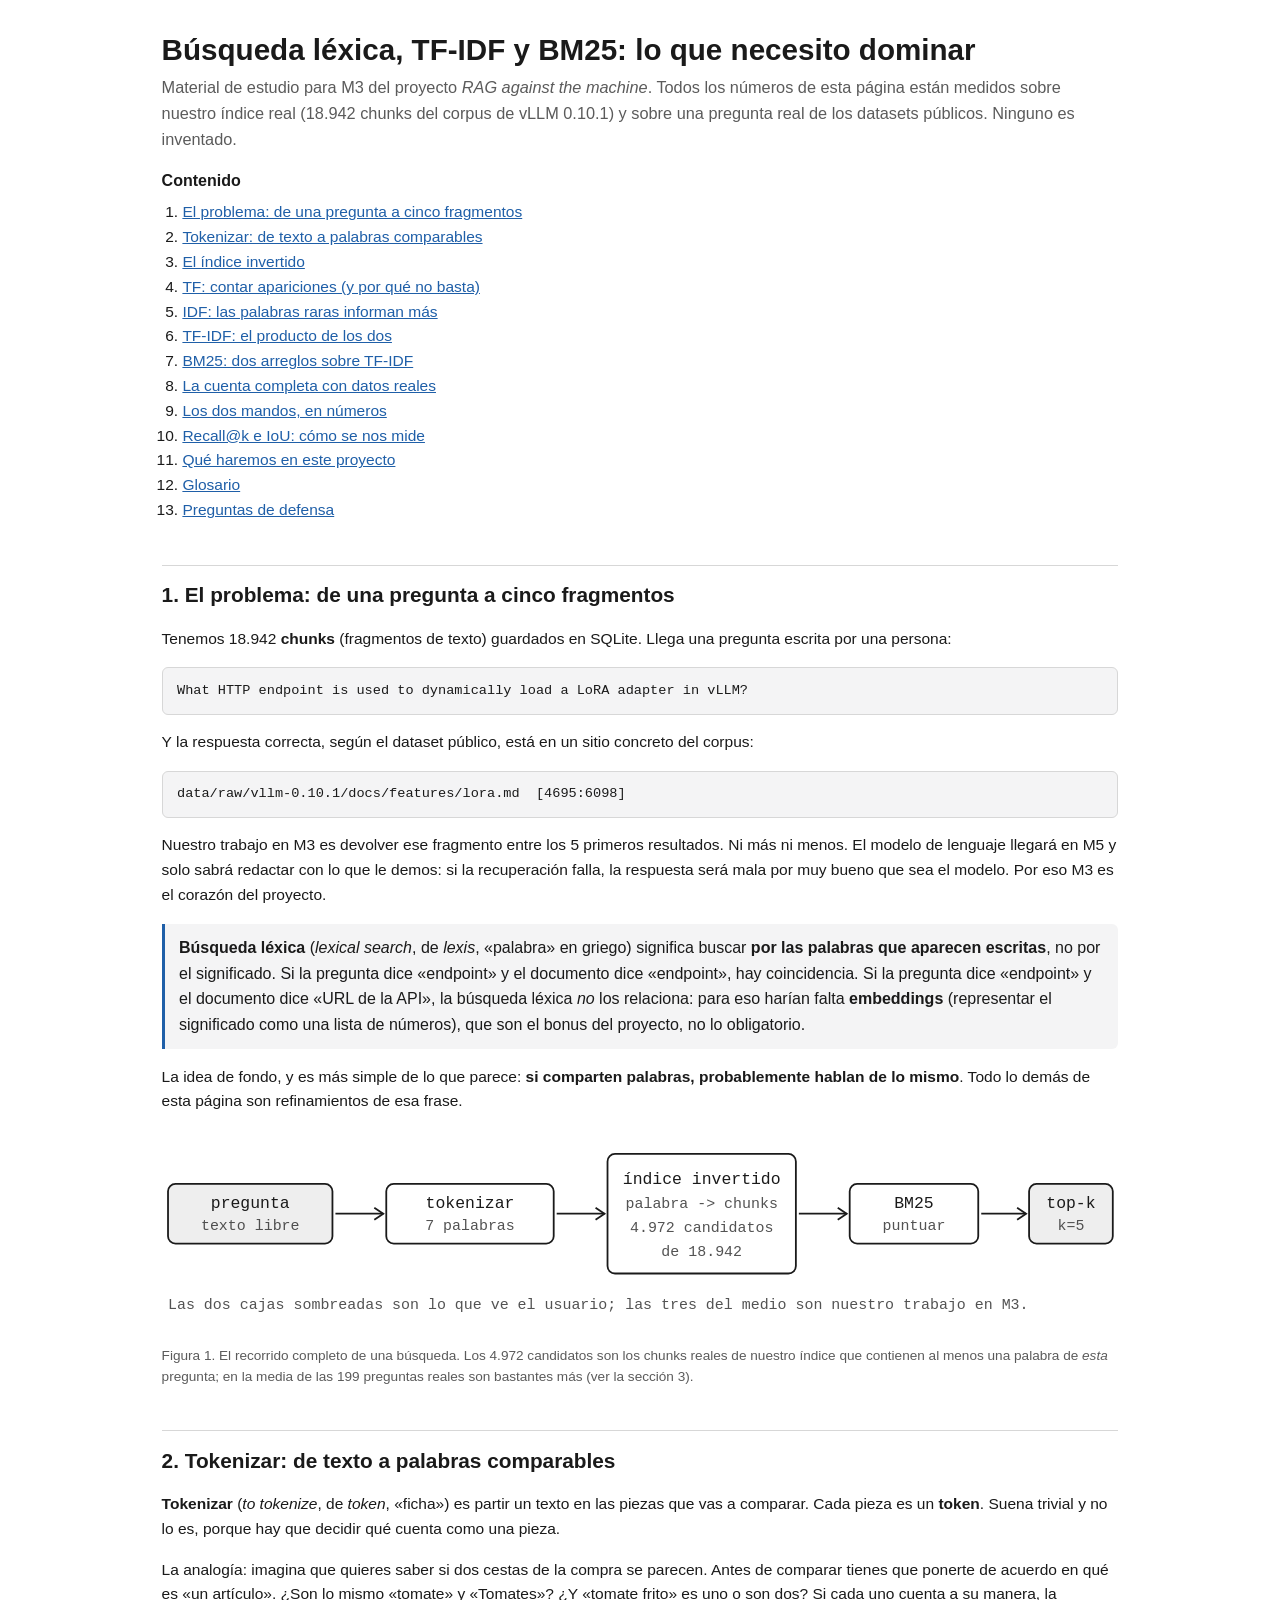
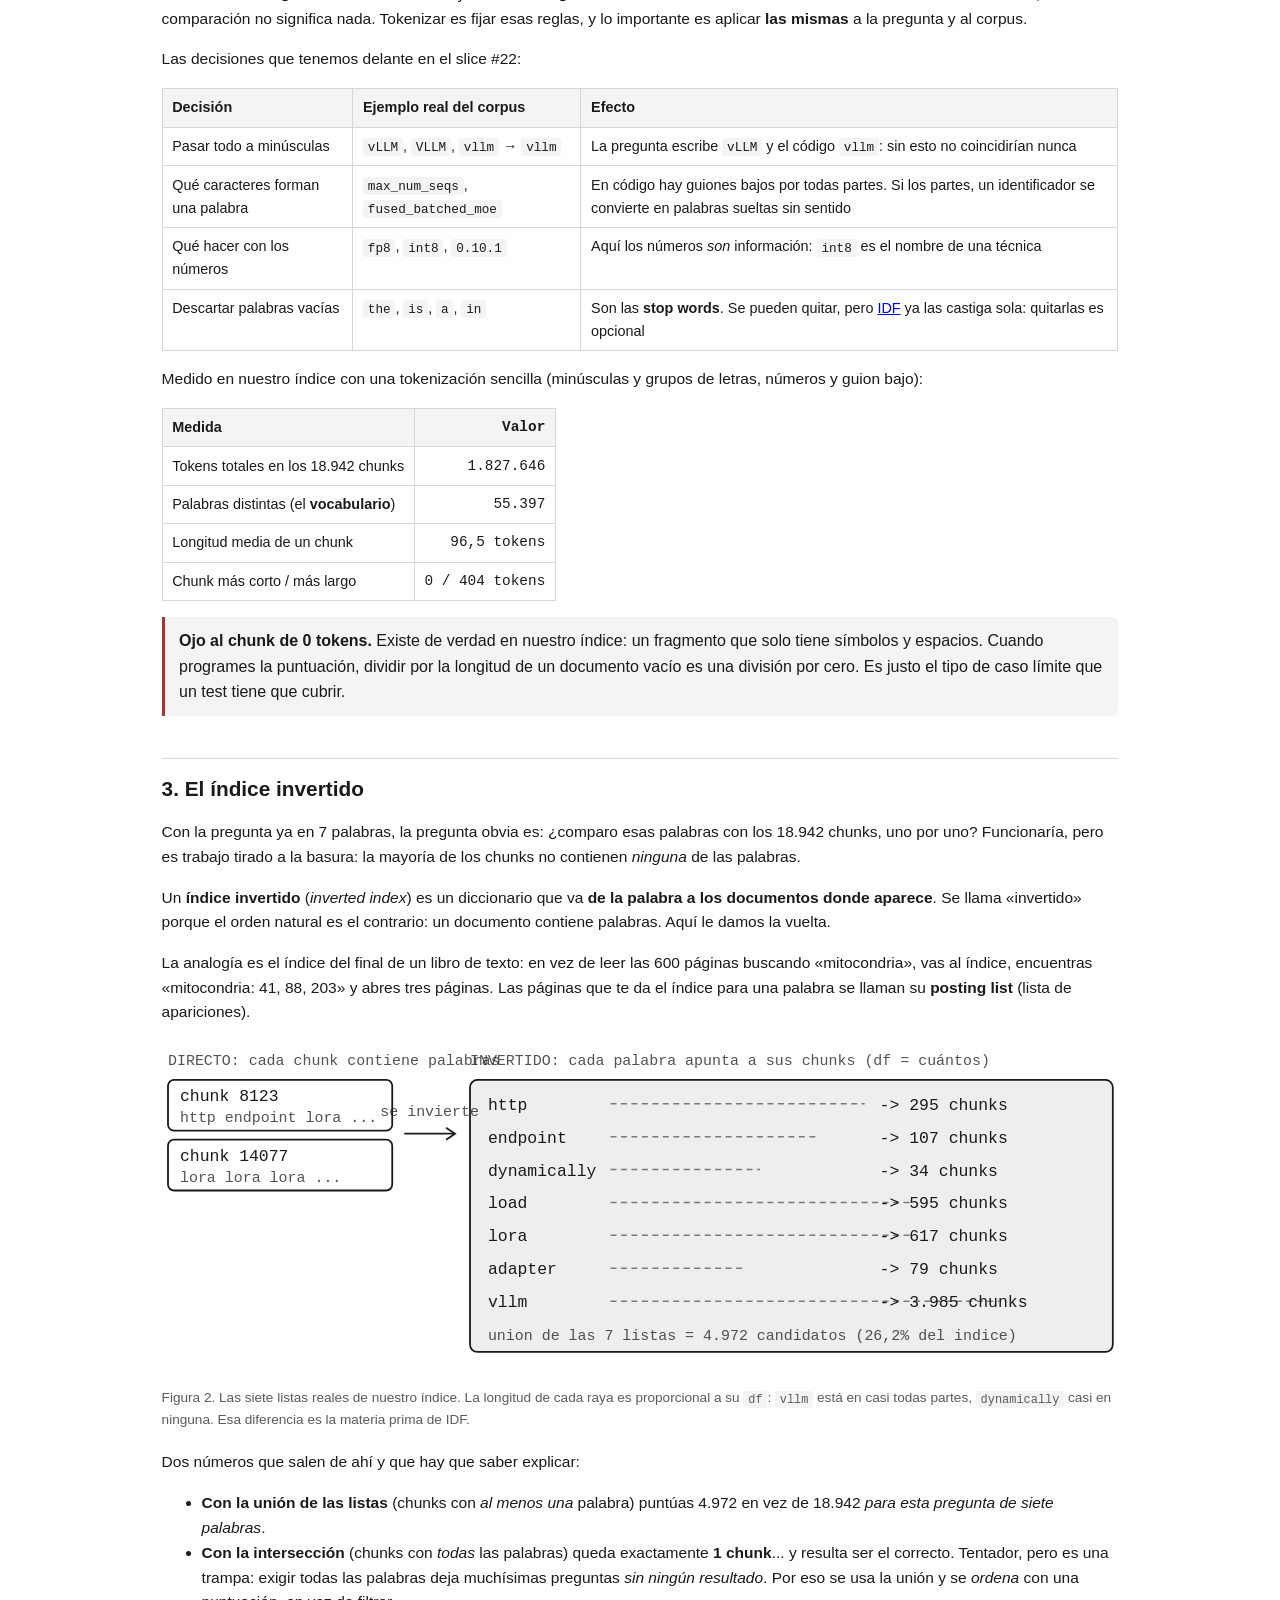
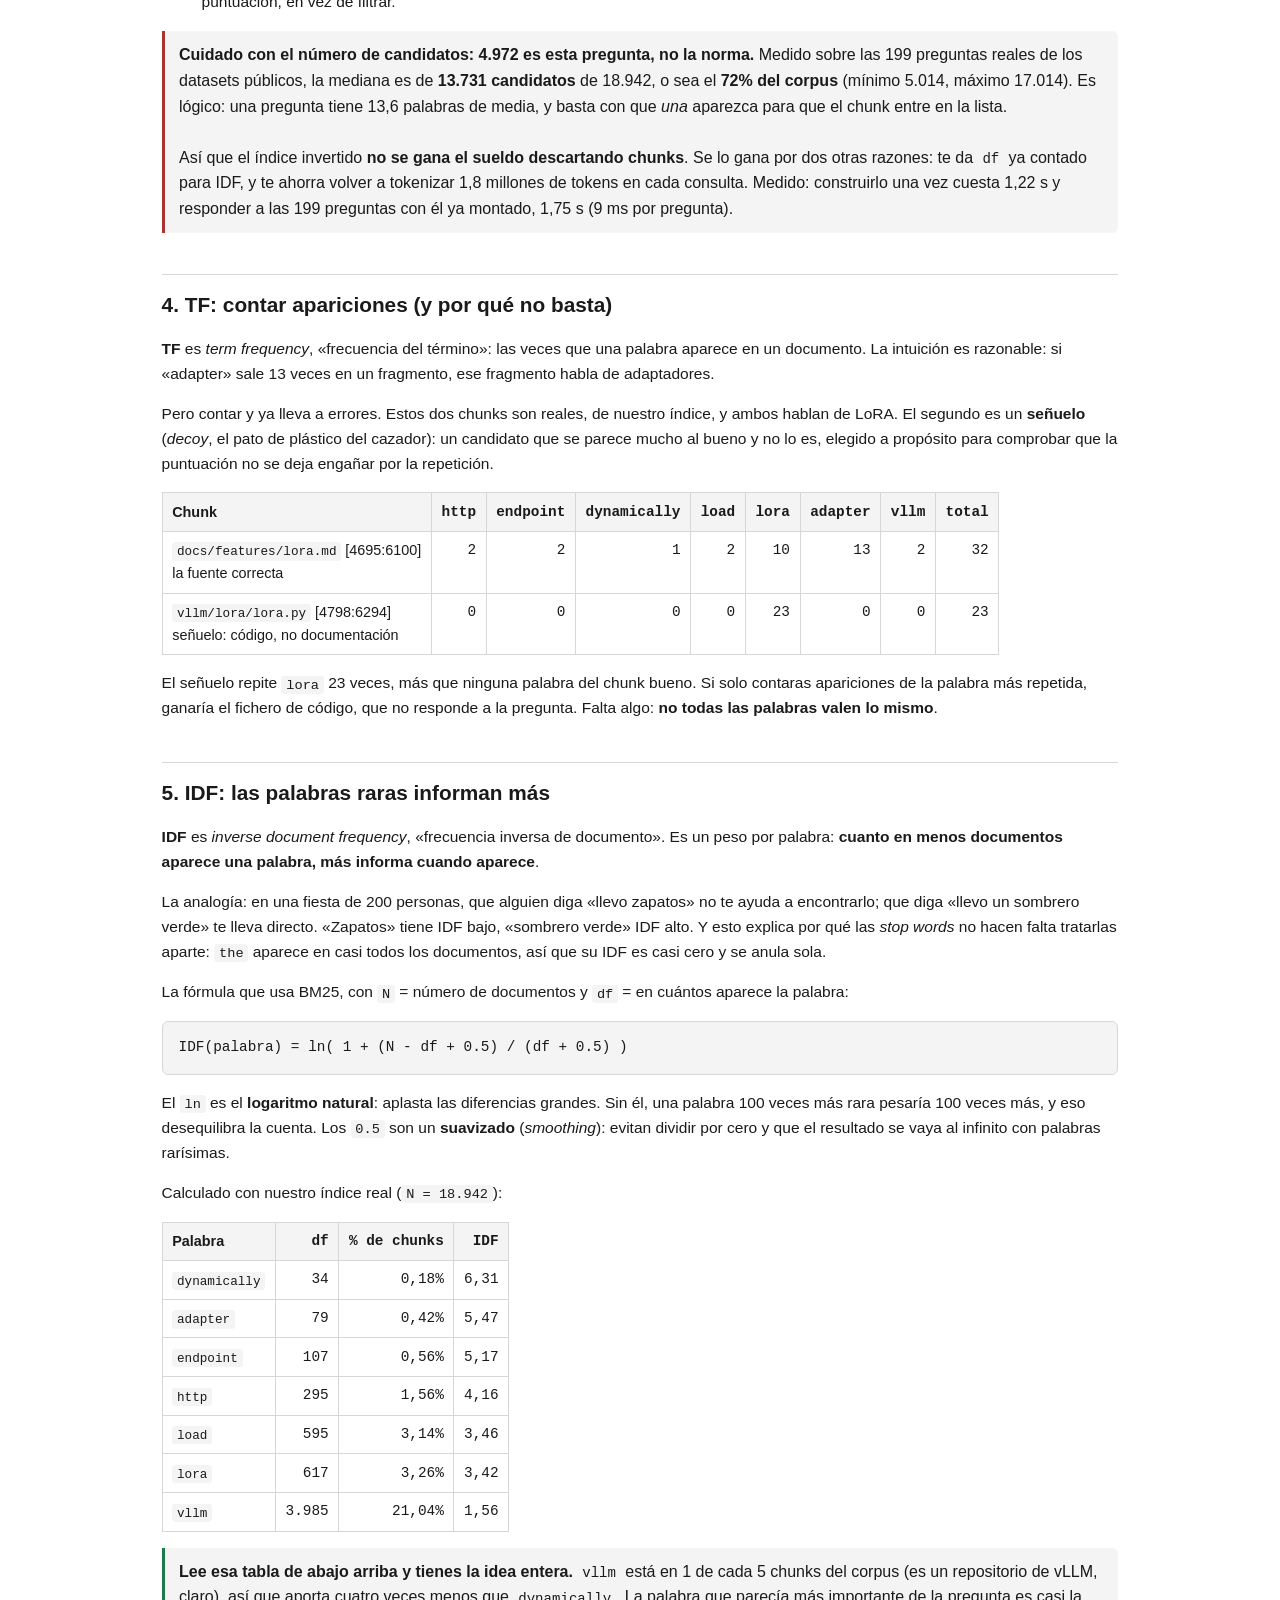
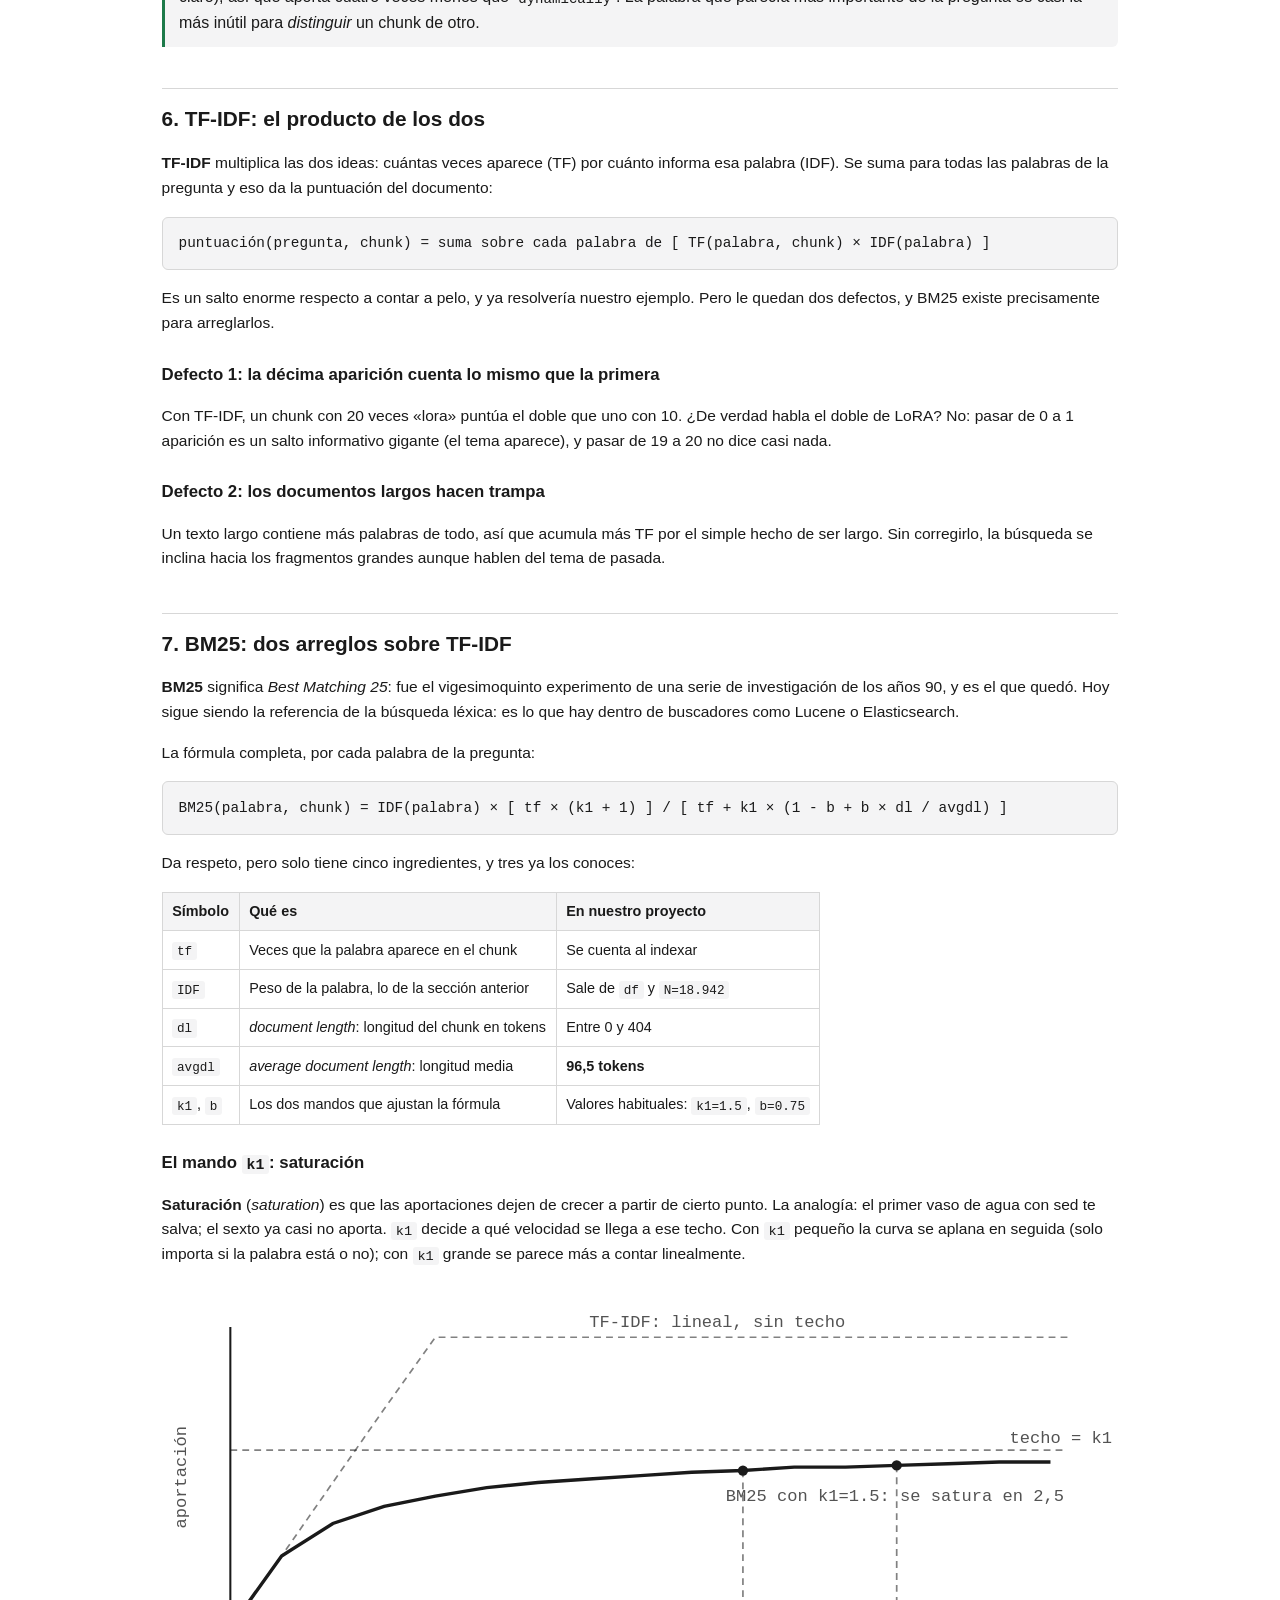
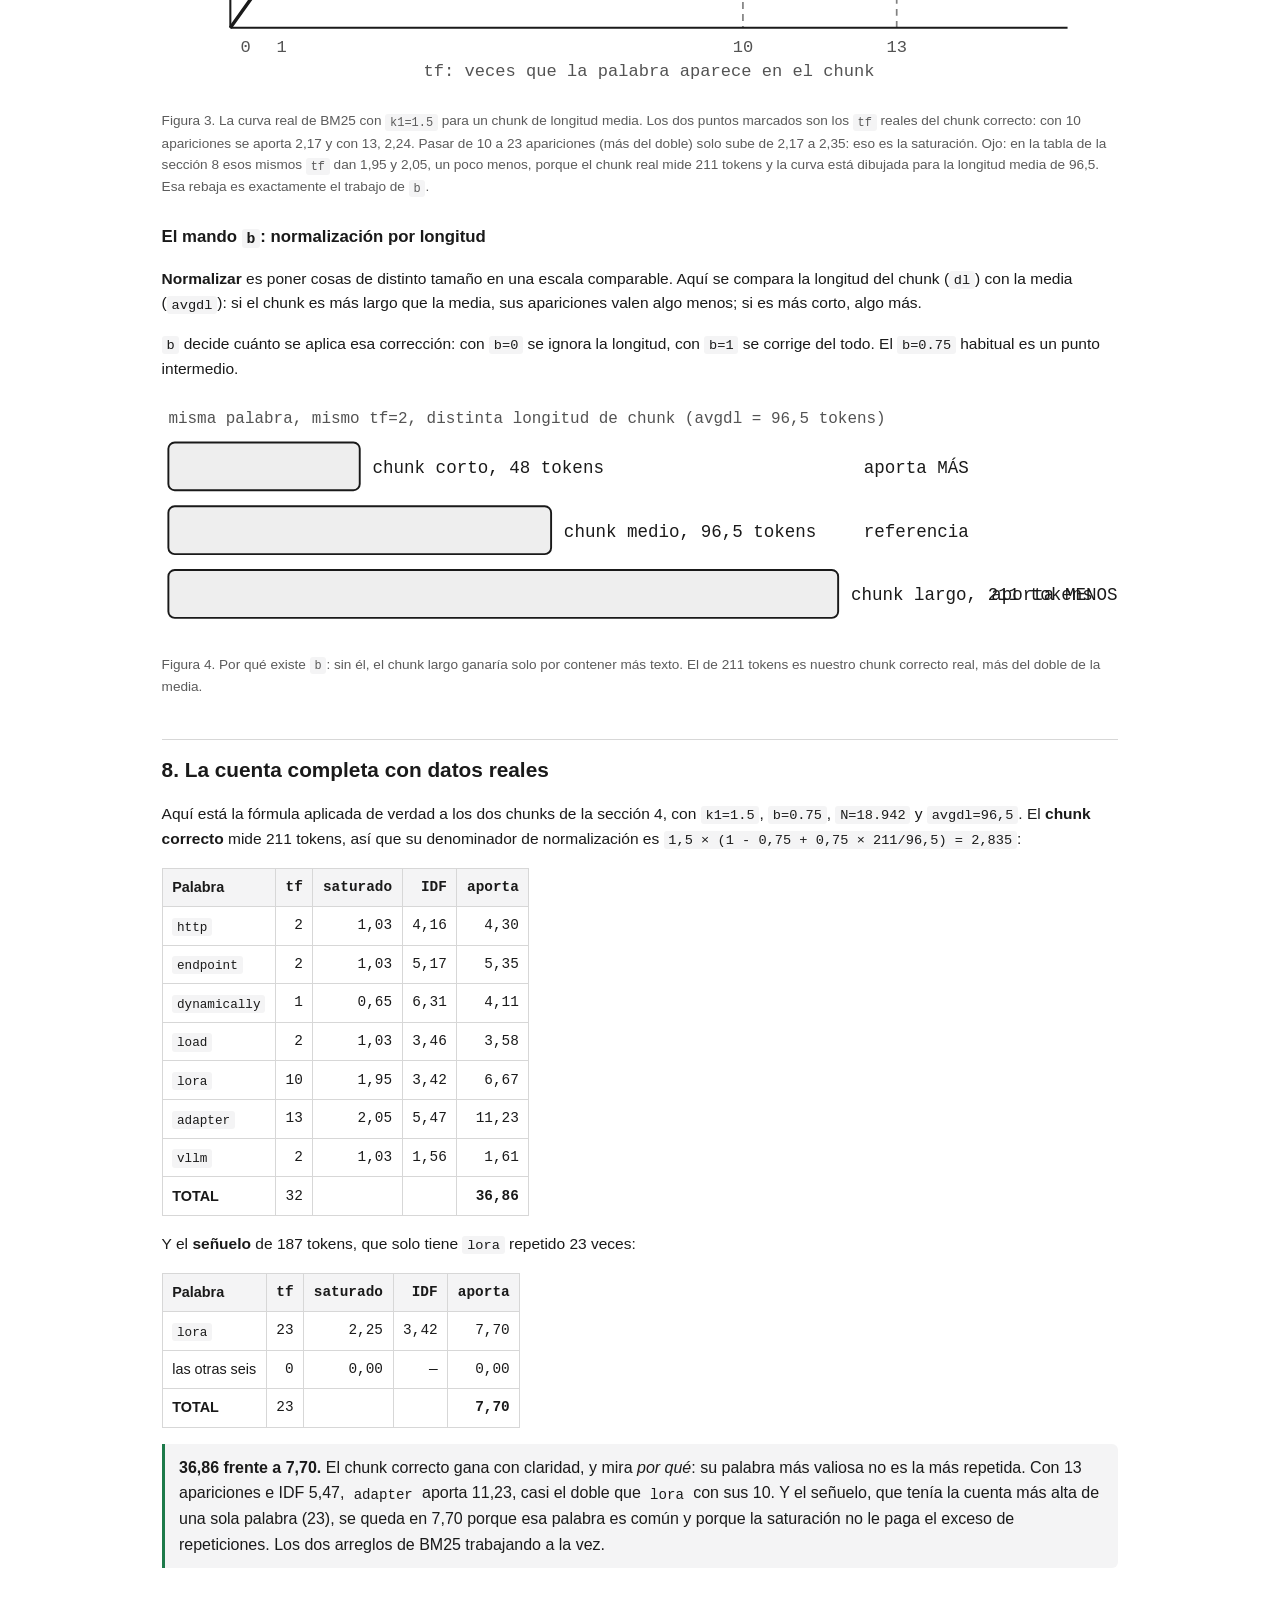
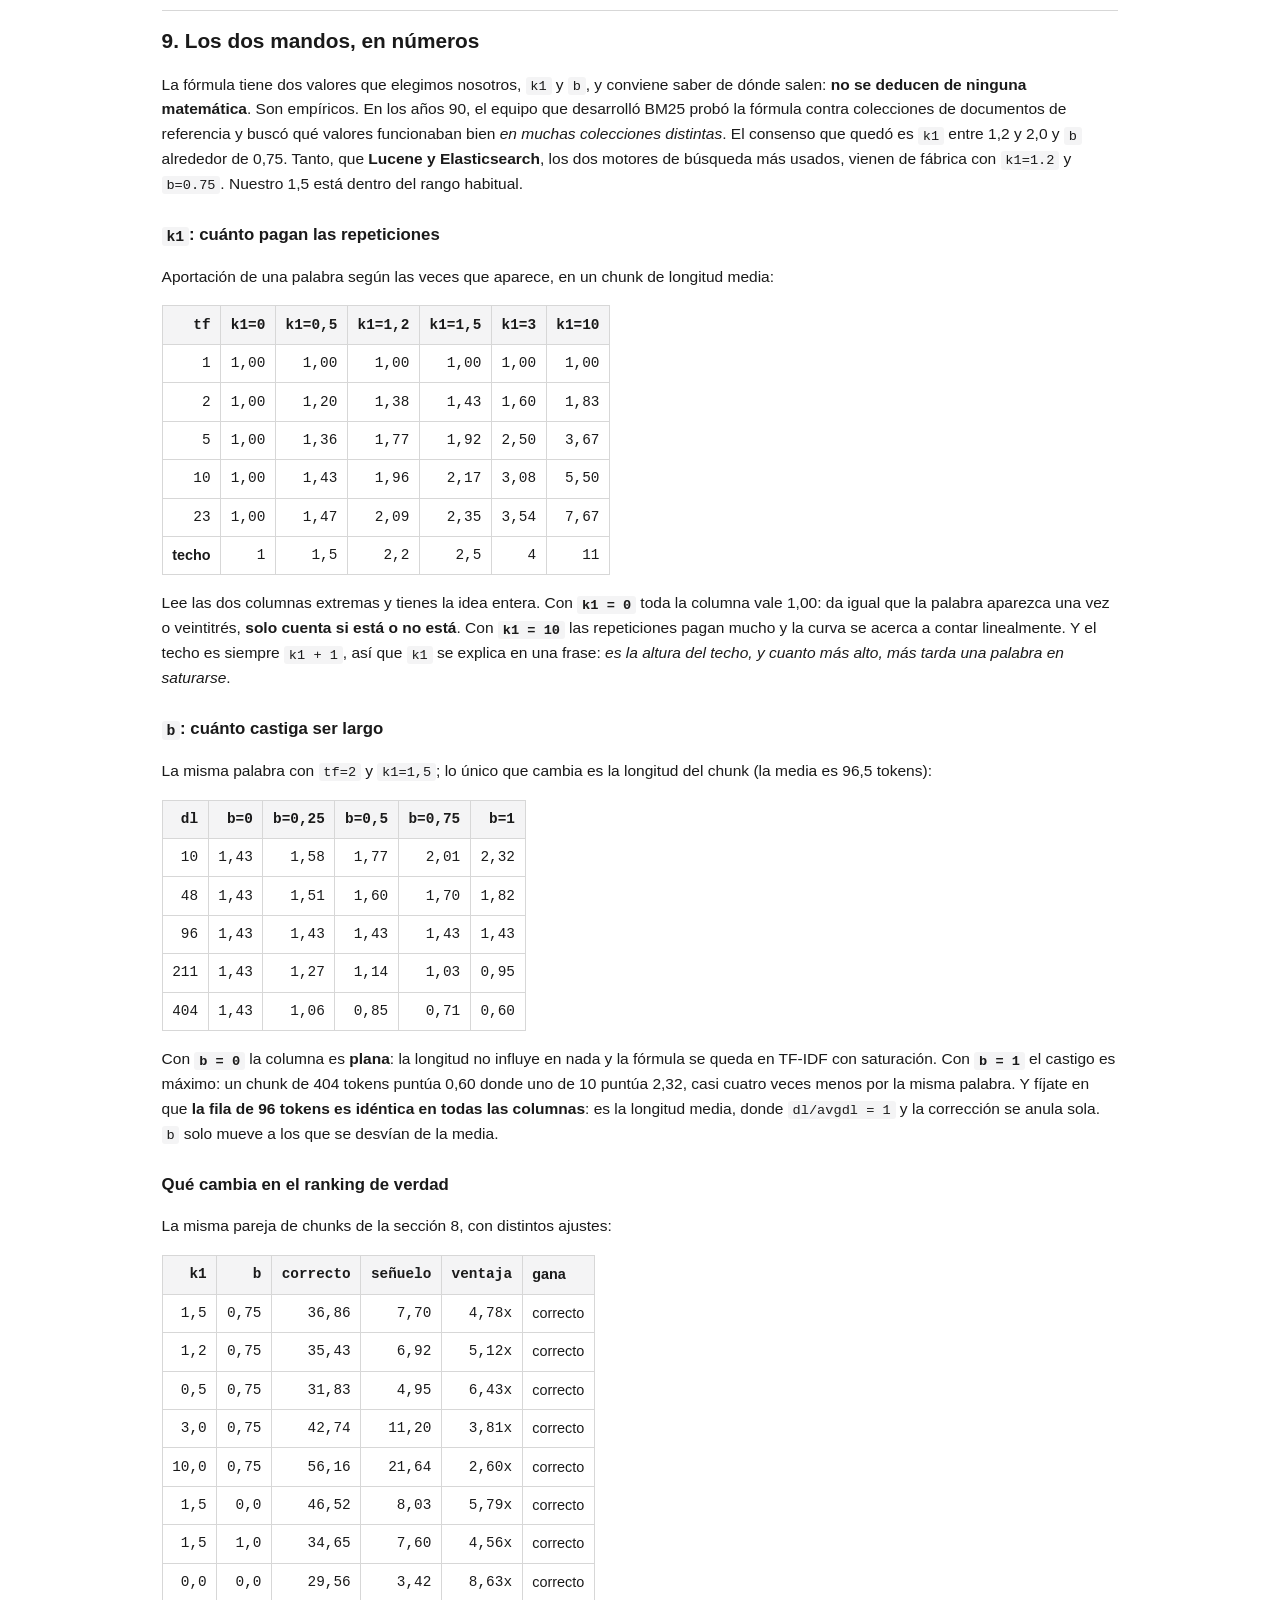
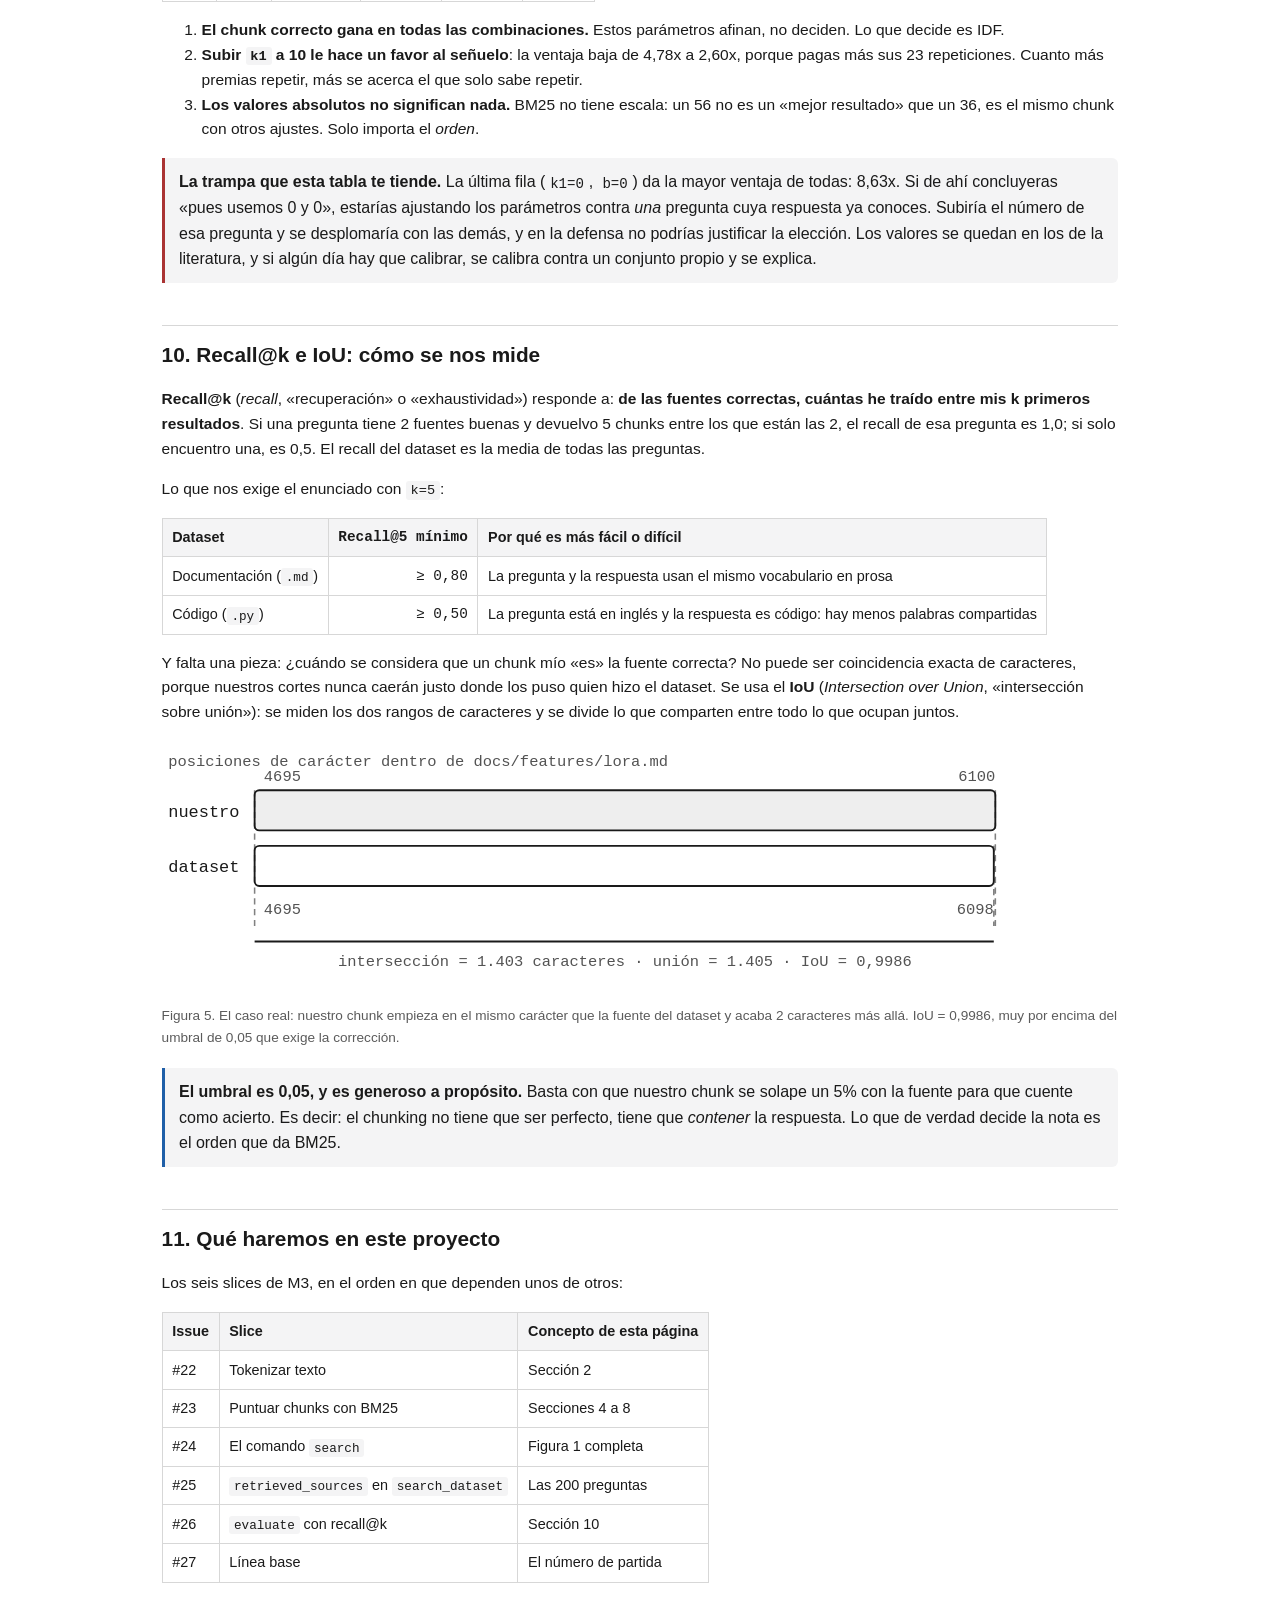
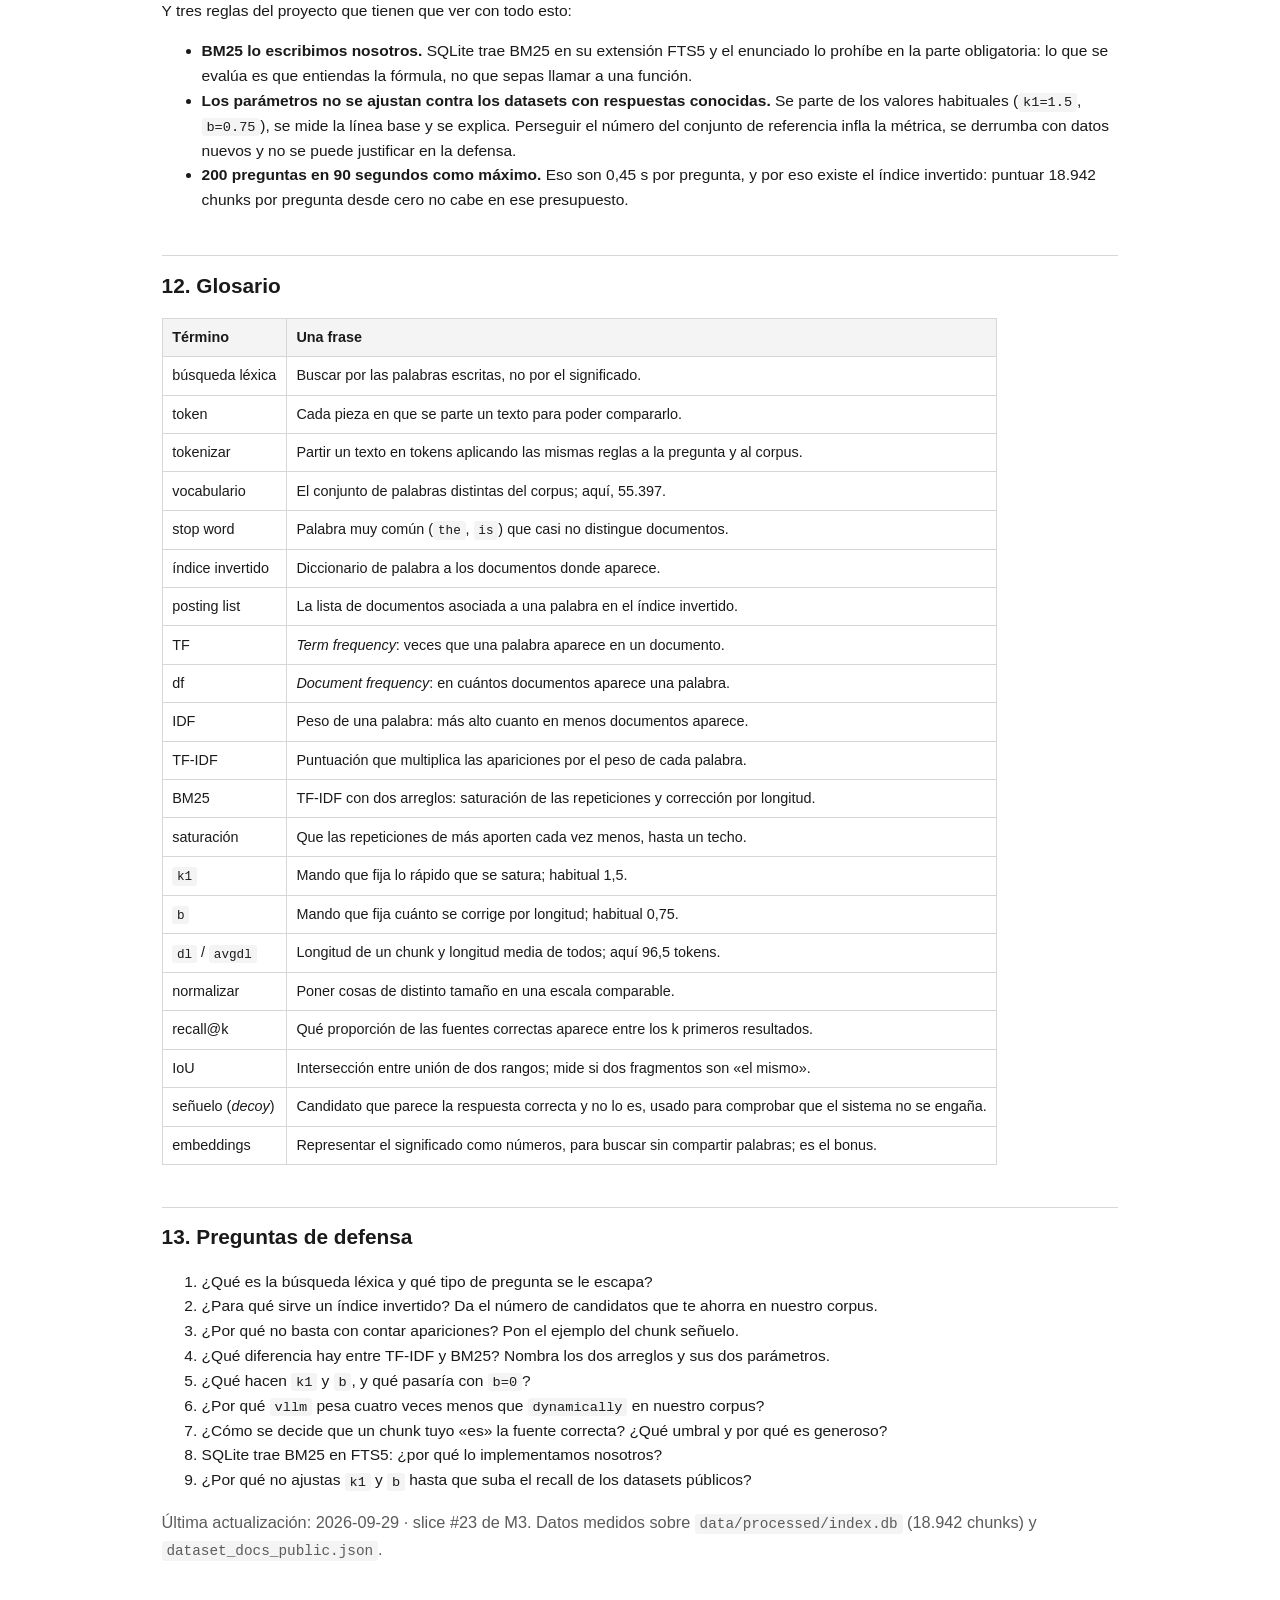
<file: docs/conceptos/busqueda-lexica-bm25.html>
<!DOCTYPE html>
<html lang="es">
<head>
<meta charset="utf-8">
<meta name="viewport" content="width=device-width, initial-scale=1">
<title>Búsqueda léxica, TF-IDF y BM25: conceptos para el proyecto RAG</title>
<style>
  :root {
    --bg: #ffffff; --fg: #1a1a1a; --muted: #5b5b5b; --line: #d7d7d7;
    --soft: #f4f4f5; --accent: #1f5fa8; --warn: #a33; --ok: #1d7a4a;
  }
  @media (prefers-color-scheme: dark) {
    :root {
      --bg: #14161a; --fg: #e7e7e7; --muted: #a2a2a2; --line: #333842;
      --soft: #1c1f25; --accent: #7fb0ea; --warn: #e88; --ok: #6fd39b;
    }
  }
  * { box-sizing: border-box; }
  body {
    margin: 0 auto; max-width: 62rem; padding: 2rem 1.1rem 5rem;
    background: var(--bg); color: var(--fg); line-height: 1.6;
    font-family: -apple-system, "Segoe UI", Roboto, Helvetica, Arial, sans-serif;
  }
  h1 { font-size: 1.85rem; line-height: 1.25; margin: 0 0 .3rem; }
  h2 {
    font-size: 1.3rem; margin: 2.6rem 0 .8rem; padding-top: .8rem;
    border-top: 1px solid var(--line);
  }
  h3 { font-size: 1.05rem; margin: 1.6rem 0 .5rem; }
  p, li { font-size: .97rem; }
  code, pre { font-family: ui-monospace, "SF Mono", Menlo, Consolas, monospace; }
  code { background: var(--soft); padding: .1rem .3rem; border-radius: 3px; font-size: .88em; }
  pre {
    background: var(--soft); border: 1px solid var(--line); border-radius: 6px;
    padding: .8rem .9rem; overflow-x: auto; font-size: .85rem; line-height: 1.45;
  }
  pre code { background: none; padding: 0; font-size: 1em; }
  table { border-collapse: collapse; width: 100%; margin: 1rem 0; font-size: .9rem; display: block; overflow-x: auto; }
  th, td { border: 1px solid var(--line); padding: .45rem .6rem; text-align: left; vertical-align: top; }
  th { background: var(--soft); }
  td.num, th.num { text-align: right; font-family: ui-monospace, Menlo, Consolas, monospace; }
  .lead { color: var(--muted); font-size: 1.02rem; margin-top: 0; }
  .note, .warn, .ok {
    border-left: 3px solid var(--accent); background: var(--soft);
    padding: .7rem .9rem; border-radius: 0 6px 6px 0; margin: 1rem 0;
  }
  .warn { border-left-color: var(--warn); }
  .ok { border-left-color: var(--ok); }
  .fig { margin: 1.2rem 0; }
  .fig svg { width: 100%; height: auto; }
  .fig figcaption { color: var(--muted); font-size: .85rem; margin-top: .4rem; }
  nav ol { margin: .4rem 0 0; padding-left: 1.3rem; }
  nav a { color: var(--accent); }
  .tag {
    display: inline-block; font-size: .72rem; letter-spacing: .04em;
    text-transform: uppercase; color: var(--muted); border: 1px solid var(--line);
    border-radius: 999px; padding: .05rem .5rem; vertical-align: middle;
  }
  .formula {
    background: var(--soft); border: 1px solid var(--line); border-radius: 6px;
    padding: .9rem 1rem; margin: 1rem 0; overflow-x: auto;
    font-family: ui-monospace, Menlo, Consolas, monospace; font-size: .9rem;
  }
  svg text { fill: currentColor; font-family: ui-monospace, Menlo, Consolas, monospace; font-size: 11px; }
  svg .box { fill: none; stroke: currentColor; stroke-width: 1.2; }
  svg .soft { fill: currentColor; opacity: .07; stroke: none; }
  svg .lbl { font-size: 10px; opacity: .75; }
  svg .arrow { stroke: currentColor; stroke-width: 1.2; fill: none; }
  svg .dash { stroke: currentColor; stroke-width: 1; fill: none; stroke-dasharray: 4 3; opacity: .55; }
  svg .thick { stroke: currentColor; stroke-width: 2; fill: none; }
</style>
</head>
<body>

<h1>Búsqueda léxica, TF-IDF y BM25: lo que necesito dominar</h1>
<p class="lead">Material de estudio para M3 del proyecto <em>RAG against the machine</em>.
Todos los números de esta página están medidos sobre nuestro índice real
(18.942 chunks del corpus de vLLM 0.10.1) y sobre una pregunta real de los
datasets públicos. Ninguno es inventado.</p>

<nav>
  <strong>Contenido</strong>
  <ol>
    <li><a href="#problema">El problema: de una pregunta a cinco fragmentos</a></li>
    <li><a href="#tokenizar">Tokenizar: de texto a palabras comparables</a></li>
    <li><a href="#invertido">El índice invertido</a></li>
    <li><a href="#tf">TF: contar apariciones (y por qué no basta)</a></li>
    <li><a href="#idf">IDF: las palabras raras informan más</a></li>
    <li><a href="#tfidf">TF-IDF: el producto de los dos</a></li>
    <li><a href="#bm25">BM25: dos arreglos sobre TF-IDF</a></li>
    <li><a href="#cuenta">La cuenta completa con datos reales</a></li>
    <li><a href="#mandos">Los dos mandos, en números</a></li>
    <li><a href="#recall">Recall@k e IoU: cómo se nos mide</a></li>
    <li><a href="#proyecto">Qué haremos en este proyecto</a></li>
    <li><a href="#glosario">Glosario</a></li>
    <li><a href="#defensa">Preguntas de defensa</a></li>
  </ol>
</nav>

<h2 id="problema">1. El problema: de una pregunta a cinco fragmentos</h2>

<p>Tenemos 18.942 <strong>chunks</strong> (fragmentos de texto) guardados en
SQLite. Llega una pregunta escrita por una persona:</p>

<pre><code>What HTTP endpoint is used to dynamically load a LoRA adapter in vLLM?</code></pre>

<p>Y la respuesta correcta, según el dataset público, está en un sitio concreto
del corpus:</p>

<pre><code>data/raw/vllm-0.10.1/docs/features/lora.md  [4695:6098]</code></pre>

<p>Nuestro trabajo en M3 es devolver ese fragmento entre los 5 primeros
resultados. Ni más ni menos. El modelo de lenguaje llegará en M5 y solo sabrá
redactar con lo que le demos: si la recuperación falla, la respuesta será mala
por muy bueno que sea el modelo. Por eso M3 es el corazón del proyecto.</p>

<div class="note">
<strong>Búsqueda léxica</strong> (<em>lexical search</em>, de <em>lexis</em>,
«palabra» en griego) significa buscar <strong>por las palabras que aparecen
escritas</strong>, no por el significado. Si la pregunta dice «endpoint» y el
documento dice «endpoint», hay coincidencia. Si la pregunta dice «endpoint» y
el documento dice «URL de la API», la búsqueda léxica <em>no</em> los relaciona:
para eso harían falta <strong>embeddings</strong> (representar el significado
como una lista de números), que son el bonus del proyecto, no lo obligatorio.
</div>

<p>La idea de fondo, y es más simple de lo que parece: <strong>si comparten
palabras, probablemente hablan de lo mismo</strong>. Todo lo demás de esta
página son refinamientos de esa frase.</p>

<figure class="fig">
<svg viewBox="0 0 640 132" role="img" aria-label="Recorrido de una pregunta hasta los cinco resultados">
  <rect class="soft" x="4" y="34" width="110" height="40" rx="5"></rect>
  <rect class="box" x="4" y="34" width="110" height="40" rx="5"></rect>
  <text x="59" y="50" text-anchor="middle">pregunta</text>
  <text x="59" y="65" text-anchor="middle" class="lbl">texto libre</text>

  <path class="arrow" d="M116 54 H 148"></path>
  <path class="arrow" d="M142 50 l6 4 -6 4"></path>

  <rect class="box" x="150" y="34" width="112" height="40" rx="5"></rect>
  <text x="206" y="50" text-anchor="middle">tokenizar</text>
  <text x="206" y="65" text-anchor="middle" class="lbl">7 palabras</text>

  <path class="arrow" d="M264 54 H 296"></path>
  <path class="arrow" d="M290 50 l6 4 -6 4"></path>

  <rect class="box" x="298" y="14" width="126" height="80" rx="5"></rect>
  <text x="361" y="34" text-anchor="middle">índice invertido</text>
  <text x="361" y="50" text-anchor="middle" class="lbl">palabra -&gt; chunks</text>
  <text x="361" y="66" text-anchor="middle" class="lbl">4.972 candidatos</text>
  <text x="361" y="82" text-anchor="middle" class="lbl">de 18.942</text>

  <path class="arrow" d="M426 54 H 458"></path>
  <path class="arrow" d="M452 50 l6 4 -6 4"></path>

  <rect class="box" x="460" y="34" width="86" height="40" rx="5"></rect>
  <text x="503" y="50" text-anchor="middle">BM25</text>
  <text x="503" y="65" text-anchor="middle" class="lbl">puntuar</text>

  <path class="arrow" d="M548 54 H 578"></path>
  <path class="arrow" d="M572 50 l6 4 -6 4"></path>

  <rect class="soft" x="580" y="34" width="56" height="40" rx="5"></rect>
  <rect class="box" x="580" y="34" width="56" height="40" rx="5"></rect>
  <text x="608" y="50" text-anchor="middle">top-k</text>
  <text x="608" y="65" text-anchor="middle" class="lbl">k=5</text>

  <text x="4" y="118" class="lbl">Las dos cajas sombreadas son lo que ve el usuario; las tres del medio son nuestro trabajo en M3.</text>
</svg>
<figcaption>Figura 1. El recorrido completo de una búsqueda. Los 4.972
candidatos son los chunks reales de nuestro índice que contienen al menos una
palabra de <em>esta</em> pregunta; en la media de las 199 preguntas reales son
bastantes más (ver la sección 3).</figcaption>
</figure>

<h2 id="tokenizar">2. Tokenizar: de texto a palabras comparables</h2>

<p><strong>Tokenizar</strong> (<em>to tokenize</em>, de <em>token</em>, «ficha»)
es partir un texto en las piezas que vas a comparar. Cada pieza es un
<strong>token</strong>. Suena trivial y no lo es, porque hay que decidir qué
cuenta como una pieza.</p>

<p>La analogía: imagina que quieres saber si dos cestas de la compra se parecen.
Antes de comparar tienes que ponerte de acuerdo en qué es «un artículo». ¿Son
lo mismo «tomate» y «Tomates»? ¿Y «tomate frito» es uno o son dos? Si cada uno
cuenta a su manera, la comparación no significa nada. Tokenizar es fijar esas
reglas, y lo importante es aplicar <strong>las mismas</strong> a la pregunta y
al corpus.</p>

<p>Las decisiones que tenemos delante en el slice #22:</p>

<table>
<tr><th>Decisión</th><th>Ejemplo real del corpus</th><th>Efecto</th></tr>
<tr>
  <td>Pasar todo a minúsculas</td>
  <td><code>vLLM</code>, <code>VLLM</code>, <code>vllm</code> → <code>vllm</code></td>
  <td>La pregunta escribe <code>vLLM</code> y el código <code>vllm</code>: sin
      esto no coincidirían nunca</td>
</tr>
<tr>
  <td>Qué caracteres forman una palabra</td>
  <td><code>max_num_seqs</code>, <code>fused_batched_moe</code></td>
  <td>En código hay guiones bajos por todas partes. Si los partes, un
      identificador se convierte en palabras sueltas sin sentido</td>
</tr>
<tr>
  <td>Qué hacer con los números</td>
  <td><code>fp8</code>, <code>int8</code>, <code>0.10.1</code></td>
  <td>Aquí los números <em>son</em> información: <code>int8</code> es el nombre
      de una técnica</td>
</tr>
<tr>
  <td>Descartar palabras vacías</td>
  <td><code>the</code>, <code>is</code>, <code>a</code>, <code>in</code></td>
  <td>Son las <strong>stop words</strong>. Se pueden quitar, pero
      <a href="#idf">IDF</a> ya las castiga sola: quitarlas es opcional</td>
</tr>
</table>

<p>Medido en nuestro índice con una tokenización sencilla (minúsculas y grupos
de letras, números y guion bajo):</p>

<table>
<tr><th>Medida</th><th class="num">Valor</th></tr>
<tr><td>Tokens totales en los 18.942 chunks</td><td class="num">1.827.646</td></tr>
<tr><td>Palabras distintas (el <strong>vocabulario</strong>)</td><td class="num">55.397</td></tr>
<tr><td>Longitud media de un chunk</td><td class="num">96,5 tokens</td></tr>
<tr><td>Chunk más corto / más largo</td><td class="num">0 / 404 tokens</td></tr>
</table>

<div class="warn">
<strong>Ojo al chunk de 0 tokens.</strong> Existe de verdad en nuestro índice: un
fragmento que solo tiene símbolos y espacios. Cuando programes la puntuación,
dividir por la longitud de un documento vacío es una división por cero. Es
justo el tipo de caso límite que un test tiene que cubrir.
</div>

<h2 id="invertido">3. El índice invertido</h2>

<p>Con la pregunta ya en 7 palabras, la pregunta obvia es: ¿comparo esas
palabras con los 18.942 chunks, uno por uno? Funcionaría, pero es trabajo
tirado a la basura: la mayoría de los chunks no contienen <em>ninguna</em> de
las palabras.</p>

<p>Un <strong>índice invertido</strong> (<em>inverted index</em>) es un
diccionario que va <strong>de la palabra a los documentos donde aparece</strong>.
Se llama «invertido» porque el orden natural es el contrario: un documento
contiene palabras. Aquí le damos la vuelta.</p>

<p>La analogía es el índice del final de un libro de texto: en vez de leer las
600 páginas buscando «mitocondria», vas al índice, encuentras «mitocondria:
41, 88, 203» y abres tres páginas. Las páginas que te da el índice para una
palabra se llaman su <strong>posting list</strong> (lista de apariciones).</p>

<figure class="fig">
<svg viewBox="0 0 640 220" role="img" aria-label="Índice invertido con listas de apariciones reales">
  <text x="4" y="14" class="lbl">DIRECTO: cada chunk contiene palabras</text>
  <rect class="box" x="4" y="24" width="150" height="34" rx="4"></rect>
  <text x="12" y="38">chunk 8123</text>
  <text x="12" y="52" class="lbl">http endpoint lora ...</text>
  <rect class="box" x="4" y="64" width="150" height="34" rx="4"></rect>
  <text x="12" y="78">chunk 14077</text>
  <text x="12" y="92" class="lbl">lora lora lora ...</text>

  <path class="arrow" d="M162 60 H 196"></path>
  <path class="arrow" d="M190 56 l6 4 -6 4"></path>
  <text x="179" y="48" text-anchor="middle" class="lbl">se invierte</text>

  <text x="206" y="14" class="lbl">INVERTIDO: cada palabra apunta a sus chunks (df = cuántos)</text>
  <rect class="soft" x="206" y="24" width="430" height="182" rx="5"></rect>
  <rect class="box" x="206" y="24" width="430" height="182" rx="5"></rect>

  <text x="218" y="44">http</text>
  <path class="dash" d="M300 40 H 470"></path>
  <text x="480" y="44">-&gt; 295 chunks</text>

  <text x="218" y="66">endpoint</text>
  <path class="dash" d="M300 62 H 440"></path>
  <text x="480" y="66">-&gt; 107 chunks</text>

  <text x="218" y="88">dynamically</text>
  <path class="dash" d="M300 84 H 400"></path>
  <text x="480" y="88">-&gt; 34 chunks</text>

  <text x="218" y="110">load</text>
  <path class="dash" d="M300 106 H 500"></path>
  <text x="480" y="110">-&gt; 595 chunks</text>

  <text x="218" y="132">lora</text>
  <path class="dash" d="M300 128 H 500"></path>
  <text x="480" y="132">-&gt; 617 chunks</text>

  <text x="218" y="154">adapter</text>
  <path class="dash" d="M300 150 H 390"></path>
  <text x="480" y="154">-&gt; 79 chunks</text>

  <text x="218" y="176">vllm</text>
  <path class="dash" d="M300 172 H 560"></path>
  <text x="480" y="176">-&gt; 3.985 chunks</text>

  <text x="218" y="198" class="lbl">union de las 7 listas = 4.972 candidatos (26,2% del indice)</text>
</svg>
<figcaption>Figura 2. Las siete listas reales de nuestro índice. La longitud de
cada raya es proporcional a su <code>df</code>: <code>vllm</code> está en casi
todas partes, <code>dynamically</code> casi en ninguna. Esa diferencia es la
materia prima de IDF.</figcaption>
</figure>

<p>Dos números que salen de ahí y que hay que saber explicar:</p>

<ul>
  <li><strong>Con la unión de las listas</strong> (chunks con <em>al menos una</em>
      palabra) puntúas 4.972 en vez de 18.942 <em>para esta pregunta de siete
      palabras</em>.</li>
  <li><strong>Con la intersección</strong> (chunks con <em>todas</em> las
      palabras) queda exactamente <strong>1 chunk</strong>... y resulta ser el
      correcto. Tentador, pero es una trampa: exigir todas las palabras deja
      muchísimas preguntas <em>sin ningún resultado</em>. Por eso se usa la
      unión y se <em>ordena</em> con una puntuación, en vez de filtrar.</li>
</ul>

<div class="warn">
<strong>Cuidado con el número de candidatos: 4.972 es esta pregunta, no la
norma.</strong> Medido sobre las 199 preguntas reales de los datasets públicos,
la mediana es de <strong>13.731 candidatos</strong> de 18.942, o sea el
<strong>72% del corpus</strong> (mínimo 5.014, máximo 17.014). Es lógico: una
pregunta tiene 13,6 palabras de media, y basta con que <em>una</em> aparezca
para que el chunk entre en la lista.
<br><br>
Así que el índice invertido <strong>no se gana el sueldo descartando
chunks</strong>. Se lo gana por dos otras razones: te da <code>df</code> ya
contado para IDF, y te ahorra volver a tokenizar 1,8 millones de tokens en cada
consulta. Medido: construirlo una vez cuesta 1,22 s y responder a las 199
preguntas con él ya montado, 1,75 s (9 ms por pregunta).
</div>

<h2 id="tf">4. TF: contar apariciones (y por qué no basta)</h2>

<p><strong>TF</strong> es <em>term frequency</em>, «frecuencia del término»: las
veces que una palabra aparece en un documento. La intuición es razonable: si
«adapter» sale 13 veces en un fragmento, ese fragmento habla de adaptadores.</p>

<p>Pero contar y ya lleva a errores. Estos dos chunks son reales, de nuestro
índice, y ambos hablan de LoRA. El segundo es un <strong>señuelo</strong>
(<em>decoy</em>, el pato de plástico del cazador): un candidato que se parece
mucho al bueno y no lo es, elegido a propósito para comprobar que la puntuación
no se deja engañar por la repetición.</p>

<table>
<tr>
  <th>Chunk</th>
  <th class="num">http</th><th class="num">endpoint</th>
  <th class="num">dynamically</th><th class="num">load</th>
  <th class="num">lora</th><th class="num">adapter</th><th class="num">vllm</th>
  <th class="num">total</th>
</tr>
<tr>
  <td><code>docs/features/lora.md</code> [4695:6100]<br>
      <span class="lbl">la fuente correcta</span></td>
  <td class="num">2</td><td class="num">2</td><td class="num">1</td>
  <td class="num">2</td><td class="num">10</td><td class="num">13</td>
  <td class="num">2</td><td class="num">32</td>
</tr>
<tr>
  <td><code>vllm/lora/lora.py</code> [4798:6294]<br>
      <span class="lbl">señuelo: código, no documentación</span></td>
  <td class="num">0</td><td class="num">0</td><td class="num">0</td>
  <td class="num">0</td><td class="num">23</td><td class="num">0</td>
  <td class="num">0</td><td class="num">23</td>
</tr>
</table>

<p>El señuelo repite <code>lora</code> 23 veces, más que ninguna palabra del
chunk bueno. Si solo contaras apariciones de la palabra más repetida, ganaría
el fichero de código, que no responde a la pregunta. Falta algo: <strong>no
todas las palabras valen lo mismo</strong>.</p>

<h2 id="idf">5. IDF: las palabras raras informan más</h2>

<p><strong>IDF</strong> es <em>inverse document frequency</em>, «frecuencia
inversa de documento». Es un peso por palabra: <strong>cuanto en menos
documentos aparece una palabra, más informa cuando aparece</strong>.</p>

<p>La analogía: en una fiesta de 200 personas, que alguien diga «llevo
zapatos» no te ayuda a encontrarlo; que diga «llevo un sombrero verde» te
lleva directo. «Zapatos» tiene IDF bajo, «sombrero verde» IDF alto. Y esto
explica por qué las <em>stop words</em> no hacen falta tratarlas aparte:
<code>the</code> aparece en casi todos los documentos, así que su IDF es
casi cero y se anula sola.</p>

<p>La fórmula que usa BM25, con <code>N</code> = número de documentos y
<code>df</code> = en cuántos aparece la palabra:</p>

<div class="formula">
IDF(palabra) = ln( 1 + (N - df + 0.5) / (df + 0.5) )
</div>

<p>El <code>ln</code> es el <strong>logaritmo natural</strong>: aplasta las
diferencias grandes. Sin él, una palabra 100 veces más rara pesaría 100 veces
más, y eso desequilibra la cuenta. Los <code>0.5</code> son un
<strong>suavizado</strong> (<em>smoothing</em>): evitan dividir por cero y que
el resultado se vaya al infinito con palabras rarísimas.</p>

<p>Calculado con nuestro índice real (<code>N = 18.942</code>):</p>

<table>
<tr><th>Palabra</th><th class="num">df</th><th class="num">% de chunks</th><th class="num">IDF</th></tr>
<tr><td><code>dynamically</code></td><td class="num">34</td><td class="num">0,18%</td><td class="num">6,31</td></tr>
<tr><td><code>adapter</code></td><td class="num">79</td><td class="num">0,42%</td><td class="num">5,47</td></tr>
<tr><td><code>endpoint</code></td><td class="num">107</td><td class="num">0,56%</td><td class="num">5,17</td></tr>
<tr><td><code>http</code></td><td class="num">295</td><td class="num">1,56%</td><td class="num">4,16</td></tr>
<tr><td><code>load</code></td><td class="num">595</td><td class="num">3,14%</td><td class="num">3,46</td></tr>
<tr><td><code>lora</code></td><td class="num">617</td><td class="num">3,26%</td><td class="num">3,42</td></tr>
<tr><td><code>vllm</code></td><td class="num">3.985</td><td class="num">21,04%</td><td class="num">1,56</td></tr>
</table>

<div class="ok">
<strong>Lee esa tabla de abajo arriba y tienes la idea entera.</strong>
<code>vllm</code> está en 1 de cada 5 chunks del corpus (es un repositorio de
vLLM, claro), así que aporta cuatro veces menos que <code>dynamically</code>.
La palabra que parecía más importante de la pregunta es casi la más inútil
para <em>distinguir</em> un chunk de otro.
</div>

<h2 id="tfidf">6. TF-IDF: el producto de los dos</h2>

<p><strong>TF-IDF</strong> multiplica las dos ideas: cuántas veces aparece
(TF) por cuánto informa esa palabra (IDF). Se suma para todas las palabras de
la pregunta y eso da la puntuación del documento:</p>

<div class="formula">
puntuación(pregunta, chunk) = suma sobre cada palabra de [ TF(palabra, chunk) × IDF(palabra) ]
</div>

<p>Es un salto enorme respecto a contar a pelo, y ya resolvería nuestro
ejemplo. Pero le quedan dos defectos, y BM25 existe precisamente para
arreglarlos.</p>

<h3>Defecto 1: la décima aparición cuenta lo mismo que la primera</h3>

<p>Con TF-IDF, un chunk con 20 veces «lora» puntúa el doble que uno con 10. ¿De
verdad habla el doble de LoRA? No: pasar de 0 a 1 aparición es un salto
informativo gigante (el tema aparece), y pasar de 19 a 20 no dice casi nada.</p>

<h3>Defecto 2: los documentos largos hacen trampa</h3>

<p>Un texto largo contiene más palabras de todo, así que acumula más TF por el
simple hecho de ser largo. Sin corregirlo, la búsqueda se inclina hacia los
fragmentos grandes aunque hablen del tema de pasada.</p>

<h2 id="bm25">7. BM25: dos arreglos sobre TF-IDF</h2>

<p><strong>BM25</strong> significa <em>Best Matching 25</em>: fue el
vigesimoquinto experimento de una serie de investigación de los años 90, y es
el que quedó. Hoy sigue siendo la referencia de la búsqueda léxica: es lo que
hay dentro de buscadores como Lucene o Elasticsearch.</p>

<p>La fórmula completa, por cada palabra de la pregunta:</p>

<div class="formula">
BM25(palabra, chunk) = IDF(palabra) × [ tf × (k1 + 1) ] / [ tf + k1 × (1 - b + b × dl / avgdl) ]
</div>

<p>Da respeto, pero solo tiene cinco ingredientes, y tres ya los conoces:</p>

<table>
<tr><th>Símbolo</th><th>Qué es</th><th>En nuestro proyecto</th></tr>
<tr><td><code>tf</code></td><td>Veces que la palabra aparece en el chunk</td><td>Se cuenta al indexar</td></tr>
<tr><td><code>IDF</code></td><td>Peso de la palabra, lo de la sección anterior</td><td>Sale de <code>df</code> y <code>N=18.942</code></td></tr>
<tr><td><code>dl</code></td><td><em>document length</em>: longitud del chunk en tokens</td><td>Entre 0 y 404</td></tr>
<tr><td><code>avgdl</code></td><td><em>average document length</em>: longitud media</td><td><strong>96,5 tokens</strong></td></tr>
<tr><td><code>k1</code>, <code>b</code></td><td>Los dos mandos que ajustan la fórmula</td><td>Valores habituales: <code>k1=1.5</code>, <code>b=0.75</code></td></tr>
</table>

<h3>El mando <code>k1</code>: saturación</h3>

<p><strong>Saturación</strong> (<em>saturation</em>) es que las aportaciones
dejen de crecer a partir de cierto punto. La analogía: el primer vaso de agua
con sed te salva; el sexto ya casi no aporta. <code>k1</code> decide a qué
velocidad se llega a ese techo. Con <code>k1</code> pequeño la curva se aplana
en seguida (solo importa si la palabra está o no); con <code>k1</code> grande se
parece más a contar linealmente.</p>

<figure class="fig">
<svg viewBox="0 0 560 240" role="img" aria-label="Curva de saturación de BM25 frente a TF lineal">
  <path class="arrow" d="M40 200 H 530"></path>
  <path class="arrow" d="M40 200 V 24"></path>
  <text x="285" y="228" text-anchor="middle" class="lbl">tf: veces que la palabra aparece en el chunk</text>
  <text x="14" y="112" class="lbl" transform="rotate(-90 14 112)" text-anchor="middle">aportación</text>

  <path class="dash" d="M40 200 70,158 100,115 130,72 160,30 530,30"></path>
  <text x="250" y="24" class="lbl">TF-IDF: lineal, sin techo</text>

  <polyline class="thick" points="40,200 70,158 100,139 130,129 160,123 190,118 220,115 250,113 280,111 310,109 340,108 370,106 400,106 430,105 460,104 490,103 520,103"></polyline>
  <text x="330" y="126" class="lbl">BM25 con k1=1.5: se satura en 2,5</text>

  <path class="dash" d="M40 96 H 530"></path>
  <text x="496" y="92" class="lbl">techo = k1 + 1 = 2,5</text>

  <path class="dash" d="M340 108 V 200"></path>
  <text x="340" y="214" text-anchor="middle" class="lbl">10</text>
  <path class="dash" d="M430 105 V 200"></path>
  <text x="430" y="214" text-anchor="middle" class="lbl">13</text>
  <text x="46" y="214" class="lbl">0</text>
  <text x="70" y="214" text-anchor="middle" class="lbl">1</text>

  <circle cx="340" cy="108" r="3" fill="currentColor"></circle>
  <circle cx="430" cy="105" r="3" fill="currentColor"></circle>
</svg>
<figcaption>Figura 3. La curva real de BM25 con <code>k1=1.5</code> para un chunk
de longitud media. Los dos puntos marcados son los <code>tf</code> reales del
chunk correcto: con 10 apariciones se aporta 2,17 y con 13, 2,24. Pasar de 10 a
23 apariciones (más del doble) solo sube de 2,17 a 2,35: eso es la saturación.
Ojo: en la tabla de la sección 8 esos mismos <code>tf</code> dan 1,95 y 2,05, un
poco menos, porque el chunk real mide 211 tokens y la curva está dibujada para
la longitud media de 96,5. Esa rebaja es exactamente el trabajo de
<code>b</code>.</figcaption>
</figure>

<h3>El mando <code>b</code>: normalización por longitud</h3>

<p><strong>Normalizar</strong> es poner cosas de distinto tamaño en una escala
comparable. Aquí se compara la longitud del chunk (<code>dl</code>) con la media
(<code>avgdl</code>): si el chunk es más largo que la media, sus apariciones
valen algo menos; si es más corto, algo más.</p>

<p><code>b</code> decide cuánto se aplica esa corrección: con <code>b=0</code> se
ignora la longitud, con <code>b=1</code> se corrige del todo. El
<code>b=0.75</code> habitual es un punto intermedio.</p>

<figure class="fig">
<svg viewBox="0 0 600 150" role="img" aria-label="Efecto de la longitud del chunk en la puntuación">
  <text x="4" y="14" class="lbl">misma palabra, mismo tf=2, distinta longitud de chunk (avgdl = 96,5 tokens)</text>

  <rect class="box" x="4" y="26" width="120" height="30" rx="4"></rect>
  <rect class="soft" x="4" y="26" width="120" height="30" rx="4"></rect>
  <text x="132" y="45">chunk corto, 48 tokens</text>
  <text x="440" y="45">aporta MÁS</text>

  <rect class="box" x="4" y="66" width="240" height="30" rx="4"></rect>
  <rect class="soft" x="4" y="66" width="240" height="30" rx="4"></rect>
  <text x="252" y="85">chunk medio, 96,5 tokens</text>
  <text x="440" y="85">referencia</text>

  <rect class="box" x="4" y="106" width="420" height="30" rx="4"></rect>
  <rect class="soft" x="4" y="106" width="420" height="30" rx="4"></rect>
  <text x="432" y="125">chunk largo, 211 tokens</text>
  <text x="520" y="125">aporta MENOS</text>
</svg>
<figcaption>Figura 4. Por qué existe <code>b</code>: sin él, el chunk largo
ganaría solo por contener más texto. El de 211 tokens es nuestro chunk correcto
real, más del doble de la media.</figcaption>
</figure>

<h2 id="cuenta">8. La cuenta completa con datos reales</h2>

<p>Aquí está la fórmula aplicada de verdad a los dos chunks de la sección 4, con
<code>k1=1.5</code>, <code>b=0.75</code>, <code>N=18.942</code> y
<code>avgdl=96,5</code>. El <strong>chunk correcto</strong> mide 211 tokens, así
que su denominador de normalización es
<code>1,5 × (1 - 0,75 + 0,75 × 211/96,5) = 2,835</code>:</p>

<table>
<tr>
  <th>Palabra</th><th class="num">tf</th>
  <th class="num">saturado</th><th class="num">IDF</th><th class="num">aporta</th>
</tr>
<tr><td><code>http</code></td><td class="num">2</td><td class="num">1,03</td><td class="num">4,16</td><td class="num">4,30</td></tr>
<tr><td><code>endpoint</code></td><td class="num">2</td><td class="num">1,03</td><td class="num">5,17</td><td class="num">5,35</td></tr>
<tr><td><code>dynamically</code></td><td class="num">1</td><td class="num">0,65</td><td class="num">6,31</td><td class="num">4,11</td></tr>
<tr><td><code>load</code></td><td class="num">2</td><td class="num">1,03</td><td class="num">3,46</td><td class="num">3,58</td></tr>
<tr><td><code>lora</code></td><td class="num">10</td><td class="num">1,95</td><td class="num">3,42</td><td class="num">6,67</td></tr>
<tr><td><code>adapter</code></td><td class="num">13</td><td class="num">2,05</td><td class="num">5,47</td><td class="num">11,23</td></tr>
<tr><td><code>vllm</code></td><td class="num">2</td><td class="num">1,03</td><td class="num">1,56</td><td class="num">1,61</td></tr>
<tr><td><strong>TOTAL</strong></td><td class="num">32</td><td class="num"></td><td class="num"></td><td class="num"><strong>36,86</strong></td></tr>
</table>

<p>Y el <strong>señuelo</strong> de 187 tokens, que solo tiene
<code>lora</code> repetido 23 veces:</p>

<table>
<tr>
  <th>Palabra</th><th class="num">tf</th>
  <th class="num">saturado</th><th class="num">IDF</th><th class="num">aporta</th>
</tr>
<tr><td><code>lora</code></td><td class="num">23</td><td class="num">2,25</td><td class="num">3,42</td><td class="num">7,70</td></tr>
<tr><td>las otras seis</td><td class="num">0</td><td class="num">0,00</td><td class="num">—</td><td class="num">0,00</td></tr>
<tr><td><strong>TOTAL</strong></td><td class="num">23</td><td class="num"></td><td class="num"></td><td class="num"><strong>7,70</strong></td></tr>
</table>

<div class="ok">
<strong>36,86 frente a 7,70.</strong> El chunk correcto gana con claridad, y
mira <em>por qué</em>: su palabra más valiosa no es la más repetida. Con 13
apariciones e IDF 5,47, <code>adapter</code> aporta 11,23, casi el doble que
<code>lora</code> con sus 10. Y el señuelo, que tenía la cuenta más alta de una
sola palabra (23), se queda en 7,70 porque esa palabra es común y porque la
saturación no le paga el exceso de repeticiones. Los dos arreglos de BM25
trabajando a la vez.
</div>

<h2 id="mandos">9. Los dos mandos, en números</h2>

<p>La fórmula tiene dos valores que elegimos nosotros, <code>k1</code> y
<code>b</code>, y conviene saber de dónde salen: <strong>no se deducen de
ninguna matemática</strong>. Son empíricos. En los años 90, el equipo que
desarrolló BM25 probó la fórmula contra colecciones de documentos de referencia
y buscó qué valores funcionaban bien <em>en muchas colecciones distintas</em>.
El consenso que quedó es <code>k1</code> entre 1,2 y 2,0 y <code>b</code>
alrededor de 0,75. Tanto, que <strong>Lucene y Elasticsearch</strong>, los dos
motores de búsqueda más usados, vienen de fábrica con <code>k1=1.2</code> y
<code>b=0.75</code>. Nuestro 1,5 está dentro del rango habitual.</p>

<h3><code>k1</code>: cuánto pagan las repeticiones</h3>

<p>Aportación de una palabra según las veces que aparece, en un chunk de
longitud media:</p>

<table>
<tr><th class="num">tf</th><th class="num">k1=0</th><th class="num">k1=0,5</th>
    <th class="num">k1=1,2</th><th class="num">k1=1,5</th><th class="num">k1=3</th>
    <th class="num">k1=10</th></tr>
<tr><td class="num">1</td><td class="num">1,00</td><td class="num">1,00</td><td class="num">1,00</td><td class="num">1,00</td><td class="num">1,00</td><td class="num">1,00</td></tr>
<tr><td class="num">2</td><td class="num">1,00</td><td class="num">1,20</td><td class="num">1,38</td><td class="num">1,43</td><td class="num">1,60</td><td class="num">1,83</td></tr>
<tr><td class="num">5</td><td class="num">1,00</td><td class="num">1,36</td><td class="num">1,77</td><td class="num">1,92</td><td class="num">2,50</td><td class="num">3,67</td></tr>
<tr><td class="num">10</td><td class="num">1,00</td><td class="num">1,43</td><td class="num">1,96</td><td class="num">2,17</td><td class="num">3,08</td><td class="num">5,50</td></tr>
<tr><td class="num">23</td><td class="num">1,00</td><td class="num">1,47</td><td class="num">2,09</td><td class="num">2,35</td><td class="num">3,54</td><td class="num">7,67</td></tr>
<tr><td><strong>techo</strong></td><td class="num">1</td><td class="num">1,5</td><td class="num">2,2</td><td class="num">2,5</td><td class="num">4</td><td class="num">11</td></tr>
</table>

<p>Lee las dos columnas extremas y tienes la idea entera. Con
<strong><code>k1 = 0</code></strong> toda la columna vale 1,00: da igual que la
palabra aparezca una vez o veintitrés, <strong>solo cuenta si está o no
está</strong>. Con <strong><code>k1 = 10</code></strong> las repeticiones pagan
mucho y la curva se acerca a contar linealmente. Y el techo es siempre
<code>k1 + 1</code>, así que <code>k1</code> se explica en una frase:
<em>es la altura del techo, y cuanto más alto, más tarda una palabra en
saturarse</em>.</p>

<h3><code>b</code>: cuánto castiga ser largo</h3>

<p>La misma palabra con <code>tf=2</code> y <code>k1=1,5</code>; lo único que
cambia es la longitud del chunk (la media es 96,5 tokens):</p>

<table>
<tr><th class="num">dl</th><th class="num">b=0</th><th class="num">b=0,25</th>
    <th class="num">b=0,5</th><th class="num">b=0,75</th><th class="num">b=1</th></tr>
<tr><td class="num">10</td><td class="num">1,43</td><td class="num">1,58</td><td class="num">1,77</td><td class="num">2,01</td><td class="num">2,32</td></tr>
<tr><td class="num">48</td><td class="num">1,43</td><td class="num">1,51</td><td class="num">1,60</td><td class="num">1,70</td><td class="num">1,82</td></tr>
<tr><td class="num">96</td><td class="num">1,43</td><td class="num">1,43</td><td class="num">1,43</td><td class="num">1,43</td><td class="num">1,43</td></tr>
<tr><td class="num">211</td><td class="num">1,43</td><td class="num">1,27</td><td class="num">1,14</td><td class="num">1,03</td><td class="num">0,95</td></tr>
<tr><td class="num">404</td><td class="num">1,43</td><td class="num">1,06</td><td class="num">0,85</td><td class="num">0,71</td><td class="num">0,60</td></tr>
</table>

<p>Con <strong><code>b = 0</code></strong> la columna es <strong>plana</strong>:
la longitud no influye en nada y la fórmula se queda en TF-IDF con saturación.
Con <strong><code>b = 1</code></strong> el castigo es máximo: un chunk de 404
tokens puntúa 0,60 donde uno de 10 puntúa 2,32, casi cuatro veces menos por la
misma palabra. Y fíjate en que <strong>la fila de 96 tokens es idéntica en todas
las columnas</strong>: es la longitud media, donde <code>dl/avgdl = 1</code> y
la corrección se anula sola. <code>b</code> solo mueve a los que se desvían de
la media.</p>

<h3>Qué cambia en el ranking de verdad</h3>

<p>La misma pareja de chunks de la sección 8, con distintos ajustes:</p>

<table>
<tr><th class="num">k1</th><th class="num">b</th><th class="num">correcto</th>
    <th class="num">señuelo</th><th class="num">ventaja</th><th>gana</th></tr>
<tr><td class="num">1,5</td><td class="num">0,75</td><td class="num">36,86</td><td class="num">7,70</td><td class="num">4,78x</td><td>correcto</td></tr>
<tr><td class="num">1,2</td><td class="num">0,75</td><td class="num">35,43</td><td class="num">6,92</td><td class="num">5,12x</td><td>correcto</td></tr>
<tr><td class="num">0,5</td><td class="num">0,75</td><td class="num">31,83</td><td class="num">4,95</td><td class="num">6,43x</td><td>correcto</td></tr>
<tr><td class="num">3,0</td><td class="num">0,75</td><td class="num">42,74</td><td class="num">11,20</td><td class="num">3,81x</td><td>correcto</td></tr>
<tr><td class="num">10,0</td><td class="num">0,75</td><td class="num">56,16</td><td class="num">21,64</td><td class="num">2,60x</td><td>correcto</td></tr>
<tr><td class="num">1,5</td><td class="num">0,0</td><td class="num">46,52</td><td class="num">8,03</td><td class="num">5,79x</td><td>correcto</td></tr>
<tr><td class="num">1,5</td><td class="num">1,0</td><td class="num">34,65</td><td class="num">7,60</td><td class="num">4,56x</td><td>correcto</td></tr>
<tr><td class="num">0,0</td><td class="num">0,0</td><td class="num">29,56</td><td class="num">3,42</td><td class="num">8,63x</td><td>correcto</td></tr>
</table>

<ol>
  <li><strong>El chunk correcto gana en todas las combinaciones.</strong> Estos
      parámetros afinan, no deciden. Lo que decide es IDF.</li>
  <li><strong>Subir <code>k1</code> a 10 le hace un favor al señuelo</strong>:
      la ventaja baja de 4,78x a 2,60x, porque pagas más sus 23 repeticiones.
      Cuanto más premias repetir, más se acerca el que solo sabe repetir.</li>
  <li><strong>Los valores absolutos no significan nada.</strong> BM25 no tiene
      escala: un 56 no es un «mejor resultado» que un 36, es el mismo chunk con
      otros ajustes. Solo importa el <em>orden</em>.</li>
</ol>

<div class="warn">
<strong>La trampa que esta tabla te tiende.</strong> La última fila
(<code>k1=0</code>, <code>b=0</code>) da la mayor ventaja de todas: 8,63x. Si de
ahí concluyeras «pues usemos 0 y 0», estarías ajustando los parámetros contra
<em>una</em> pregunta cuya respuesta ya conoces. Subiría el número de esa
pregunta y se desplomaría con las demás, y en la defensa no podrías justificar
la elección. Los valores se quedan en los de la literatura, y si algún día hay
que calibrar, se calibra contra un conjunto propio y se explica.
</div>

<h2 id="recall">10. Recall@k e IoU: cómo se nos mide</h2>

<p><strong>Recall@k</strong> (<em>recall</em>, «recuperación» o «exhaustividad»)
responde a: <strong>de las fuentes correctas, cuántas he traído entre mis k
primeros resultados</strong>. Si una pregunta tiene 2 fuentes buenas y devuelvo
5 chunks entre los que están las 2, el recall de esa pregunta es 1,0; si solo
encuentro una, es 0,5. El recall del dataset es la media de todas las
preguntas.</p>

<p>Lo que nos exige el enunciado con <code>k=5</code>:</p>

<table>
<tr><th>Dataset</th><th class="num">Recall@5 mínimo</th><th>Por qué es más fácil o difícil</th></tr>
<tr><td>Documentación (<code>.md</code>)</td><td class="num">≥ 0,80</td>
    <td>La pregunta y la respuesta usan el mismo vocabulario en prosa</td></tr>
<tr><td>Código (<code>.py</code>)</td><td class="num">≥ 0,50</td>
    <td>La pregunta está en inglés y la respuesta es código: hay menos palabras
        compartidas</td></tr>
</table>

<p>Y falta una pieza: ¿cuándo se considera que un chunk mío «es» la fuente
correcta? No puede ser coincidencia exacta de caracteres, porque nuestros
cortes nunca caerán justo donde los puso quien hizo el dataset. Se usa el
<strong>IoU</strong> (<em>Intersection over Union</em>, «intersección sobre
unión»): se miden los dos rangos de caracteres y se divide lo que comparten
entre todo lo que ocupan juntos.</p>

<figure class="fig">
<svg viewBox="0 0 620 160" role="img" aria-label="IoU entre nuestro chunk y la fuente de referencia">
  <text x="4" y="14" class="lbl">posiciones de carácter dentro de docs/features/lora.md</text>

  <rect class="box" x="60" y="30" width="480" height="26" rx="3"></rect>
  <rect class="soft" x="60" y="30" width="480" height="26" rx="3"></rect>
  <text x="4" y="47">nuestro</text>
  <text x="66" y="24" class="lbl">4695</text>
  <text x="540" y="24" class="lbl" text-anchor="end">6100</text>

  <rect class="box" x="60" y="66" width="479" height="26" rx="3"></rect>
  <text x="4" y="83">dataset</text>
  <text x="66" y="110" class="lbl">4695</text>
  <text x="539" y="110" class="lbl" text-anchor="end">6098</text>

  <path class="dash" d="M60 30 V 118"></path>
  <path class="dash" d="M539 66 V 118"></path>
  <path class="dash" d="M540 30 V 118"></path>

  <path class="arrow" d="M60 128 H 539"></path>
  <text x="300" y="144" text-anchor="middle" class="lbl">intersección = 1.403 caracteres · unión = 1.405 · IoU = 0,9986</text>
</svg>
<figcaption>Figura 5. El caso real: nuestro chunk empieza en el mismo carácter
que la fuente del dataset y acaba 2 caracteres más allá. IoU = 0,9986, muy por
encima del umbral de 0,05 que exige la corrección.</figcaption>
</figure>

<div class="note">
<strong>El umbral es 0,05, y es generoso a propósito.</strong> Basta con que
nuestro chunk se solape un 5% con la fuente para que cuente como acierto. Es
decir: el chunking no tiene que ser perfecto, tiene que <em>contener</em> la
respuesta. Lo que de verdad decide la nota es el orden que da BM25.
</div>

<h2 id="proyecto">11. Qué haremos en este proyecto</h2>

<p>Los seis slices de M3, en el orden en que dependen unos de otros:</p>

<table>
<tr><th>Issue</th><th>Slice</th><th>Concepto de esta página</th></tr>
<tr><td>#22</td><td>Tokenizar texto</td><td>Sección 2</td></tr>
<tr><td>#23</td><td>Puntuar chunks con BM25</td><td>Secciones 4 a 8</td></tr>
<tr><td>#24</td><td>El comando <code>search</code></td><td>Figura 1 completa</td></tr>
<tr><td>#25</td><td><code>retrieved_sources</code> en <code>search_dataset</code></td><td>Las 200 preguntas</td></tr>
<tr><td>#26</td><td><code>evaluate</code> con recall@k</td><td>Sección 10</td></tr>
<tr><td>#27</td><td>Línea base</td><td>El número de partida</td></tr>
</table>

<p>Y tres reglas del proyecto que tienen que ver con todo esto:</p>

<ul>
  <li><strong>BM25 lo escribimos nosotros.</strong> SQLite trae BM25 en su
      extensión FTS5 y el enunciado lo prohíbe en la parte obligatoria: lo que
      se evalúa es que entiendas la fórmula, no que sepas llamar a una función.</li>
  <li><strong>Los parámetros no se ajustan contra los datasets con respuestas
      conocidas.</strong> Se parte de los valores habituales
      (<code>k1=1.5</code>, <code>b=0.75</code>), se mide la línea base y se
      explica. Perseguir el número del conjunto de referencia infla la métrica,
      se derrumba con datos nuevos y no se puede justificar en la defensa.</li>
  <li><strong>200 preguntas en 90 segundos como máximo.</strong> Eso son 0,45 s
      por pregunta, y por eso existe el índice invertido: puntuar 18.942 chunks
      por pregunta desde cero no cabe en ese presupuesto.</li>
</ul>

<h2 id="glosario">12. Glosario</h2>

<table>
<tr><th>Término</th><th>Una frase</th></tr>
<tr><td>búsqueda léxica</td><td>Buscar por las palabras escritas, no por el significado.</td></tr>
<tr><td>token</td><td>Cada pieza en que se parte un texto para poder compararlo.</td></tr>
<tr><td>tokenizar</td><td>Partir un texto en tokens aplicando las mismas reglas a la pregunta y al corpus.</td></tr>
<tr><td>vocabulario</td><td>El conjunto de palabras distintas del corpus; aquí, 55.397.</td></tr>
<tr><td>stop word</td><td>Palabra muy común (<code>the</code>, <code>is</code>) que casi no distingue documentos.</td></tr>
<tr><td>índice invertido</td><td>Diccionario de palabra a los documentos donde aparece.</td></tr>
<tr><td>posting list</td><td>La lista de documentos asociada a una palabra en el índice invertido.</td></tr>
<tr><td>TF</td><td><em>Term frequency</em>: veces que una palabra aparece en un documento.</td></tr>
<tr><td>df</td><td><em>Document frequency</em>: en cuántos documentos aparece una palabra.</td></tr>
<tr><td>IDF</td><td>Peso de una palabra: más alto cuanto en menos documentos aparece.</td></tr>
<tr><td>TF-IDF</td><td>Puntuación que multiplica las apariciones por el peso de cada palabra.</td></tr>
<tr><td>BM25</td><td>TF-IDF con dos arreglos: saturación de las repeticiones y corrección por longitud.</td></tr>
<tr><td>saturación</td><td>Que las repeticiones de más aporten cada vez menos, hasta un techo.</td></tr>
<tr><td><code>k1</code></td><td>Mando que fija lo rápido que se satura; habitual 1,5.</td></tr>
<tr><td><code>b</code></td><td>Mando que fija cuánto se corrige por longitud; habitual 0,75.</td></tr>
<tr><td><code>dl</code> / <code>avgdl</code></td><td>Longitud de un chunk y longitud media de todos; aquí 96,5 tokens.</td></tr>
<tr><td>normalizar</td><td>Poner cosas de distinto tamaño en una escala comparable.</td></tr>
<tr><td>recall@k</td><td>Qué proporción de las fuentes correctas aparece entre los k primeros resultados.</td></tr>
<tr><td>IoU</td><td>Intersección entre unión de dos rangos; mide si dos fragmentos son «el mismo».</td></tr>
<tr><td>señuelo (<em>decoy</em>)</td><td>Candidato que parece la respuesta correcta y no lo es, usado para comprobar que el sistema no se engaña.</td></tr>
<tr><td>embeddings</td><td>Representar el significado como números, para buscar sin compartir palabras; es el bonus.</td></tr>
</table>

<h2 id="defensa">13. Preguntas de defensa</h2>

<ol>
  <li>¿Qué es la búsqueda léxica y qué tipo de pregunta se le escapa?</li>
  <li>¿Para qué sirve un índice invertido? Da el número de candidatos que te
      ahorra en nuestro corpus.</li>
  <li>¿Por qué no basta con contar apariciones? Pon el ejemplo del chunk
      señuelo.</li>
  <li>¿Qué diferencia hay entre TF-IDF y BM25? Nombra los dos arreglos y sus
      dos parámetros.</li>
  <li>¿Qué hacen <code>k1</code> y <code>b</code>, y qué pasaría con
      <code>b=0</code>?</li>
  <li>¿Por qué <code>vllm</code> pesa cuatro veces menos que
      <code>dynamically</code> en nuestro corpus?</li>
  <li>¿Cómo se decide que un chunk tuyo «es» la fuente correcta? ¿Qué umbral y
      por qué es generoso?</li>
  <li>SQLite trae BM25 en FTS5: ¿por qué lo implementamos nosotros?</li>
  <li>¿Por qué no ajustas <code>k1</code> y <code>b</code> hasta que suba el
      recall de los datasets públicos?</li>
</ol>

<p class="lead">Última actualización: 2026-09-29 · slice #23 de M3.
Datos medidos sobre <code>data/processed/index.db</code> (18.942 chunks) y
<code>dataset_docs_public.json</code>.</p>

</body>
</html>
</file>
<file: frontend/style.css>
/* Self-contained styles for the chat client. No external fonts or CDNs. */

:root {
  --bg: #f4f6fb;
  --panel: #ffffff;
  --fg: #1a1d24;
  --muted: #5b6270;
  --line: #e2e6ef;
  --accent: #2563eb;
  --accent-ink: #ffffff;
  --user: #2563eb;
  --assistant: #eef1f8;
  --ok: #0f9d58;
  --warn: #c0392b;
  --warn-bg: #fdecea;
  --code: #b0266b;
}
@media (prefers-color-scheme: dark) {
  :root {
    --bg: #0f1116;
    --panel: #161922;
    --fg: #e8eaf0;
    --muted: #9aa2b1;
    --line: #2a2f3a;
    --accent: #5b8cf0;
    --accent-ink: #0b0e14;
    --user: #3b6fd4;
    --assistant: #1c2130;
    --ok: #5fd39b;
    --warn: #ef9a92;
    --warn-bg: #351f1d;
    --code: #f2a3cc;
  }
}

* { box-sizing: border-box; }

html, body { height: 100%; }

body {
  margin: 0;
  display: flex;
  flex-direction: column;
  min-height: 100vh;
  background: var(--bg);
  color: var(--fg);
  line-height: 1.55;
  font-family: -apple-system, "Segoe UI", Roboto, Helvetica, Arial, sans-serif;
}

/* --- header --- */
.topbar {
  position: sticky;
  top: 0;
  z-index: 5;
  background: var(--panel);
  border-bottom: 1px solid var(--line);
  padding: 0.9rem 1rem;
}
.brand {
  display: flex;
  align-items: center;
  gap: 0.75rem;
  max-width: 48rem;
  margin: 0 auto;
}
.brand .dot {
  width: 0.85rem;
  height: 0.85rem;
  border-radius: 999px;
  background: linear-gradient(135deg, var(--accent), var(--ok));
  box-shadow: 0 0 0 4px color-mix(in srgb, var(--accent) 18%, transparent);
  flex: none;
}
.topbar h1 { font-size: 1.1rem; margin: 0; }
.topbar p { font-size: 0.85rem; color: var(--muted); margin: 0.15rem 0 0; }

/* --- chat area --- */
.chat {
  flex: 1 1 auto;
  width: 100%;
  max-width: 48rem;
  margin: 0 auto;
  padding: 1.2rem 1rem;
  display: flex;
  flex-direction: column;
  gap: 1rem;
}

.msg { display: flex; flex-direction: column; max-width: 90%; }
.msg.user { align-self: flex-end; align-items: flex-end; }
.msg.assistant { align-self: flex-start; align-items: flex-start; }

.bubble {
  padding: 0.7rem 0.95rem;
  border-radius: 1rem;
  white-space: pre-wrap;
  overflow-wrap: anywhere;
}
.msg.user .bubble {
  background: var(--user);
  color: #fff;
  border-bottom-right-radius: 0.3rem;
}
.msg.assistant .bubble {
  background: var(--assistant);
  color: var(--fg);
  border-bottom-left-radius: 0.3rem;
}
.msg.error .bubble {
  background: var(--warn-bg);
  color: var(--warn);
  border: 1px solid var(--warn);
}
.role {
  font-size: 0.72rem;
  letter-spacing: 0.04em;
  text-transform: uppercase;
  color: var(--muted);
  margin: 0 0.3rem 0.2rem;
}

/* --- sources panel inside an assistant turn --- */
.sources {
  margin-top: 0.55rem;
  width: 100%;
  border: 1px solid var(--line);
  border-radius: 0.7rem;
  background: var(--panel);
  overflow: hidden;
}
.sources > summary {
  cursor: pointer;
  padding: 0.5rem 0.8rem;
  font-size: 0.85rem;
  color: var(--muted);
  user-select: none;
}
.sources[open] > summary { border-bottom: 1px solid var(--line); }
.sources ol { margin: 0; padding: 0.5rem 0.8rem 0.6rem 1.9rem; }
.sources li { font-size: 0.8rem; margin: 0.2rem 0; }
.sources .path {
  font-family: ui-monospace, Menlo, Consolas, monospace;
  color: var(--code);
  overflow-wrap: anywhere;
}
.sources .range { color: var(--muted); }

/* --- animated "thinking" dots --- */
.typing { display: inline-flex; gap: 0.25rem; padding: 0.15rem 0; }
.typing span {
  width: 0.45rem;
  height: 0.45rem;
  border-radius: 999px;
  background: var(--muted);
  animation: blink 1.2s infinite both;
}
.typing span:nth-child(2) { animation-delay: 0.2s; }
.typing span:nth-child(3) { animation-delay: 0.4s; }
@keyframes blink {
  0%, 80%, 100% { opacity: 0.25; }
  40% { opacity: 1; }
}
.status { font-size: 0.8rem; color: var(--muted); margin-top: 0.35rem; }

/* --- composer --- */
.composer {
  position: sticky;
  bottom: 0;
  display: flex;
  gap: 0.5rem;
  align-items: flex-end;
  width: 100%;
  max-width: 48rem;
  margin: 0 auto;
  padding: 0.6rem 1rem;
  background: var(--panel);
  border-top: 1px solid var(--line);
}
.composer textarea {
  flex: 1 1 auto;
  resize: none;
  max-height: 9rem;
  font: inherit;
  color: var(--fg);
  background: var(--bg);
  border: 1px solid var(--line);
  border-radius: 0.8rem;
  padding: 0.6rem 0.8rem;
}
.composer textarea:focus {
  outline: none;
  border-color: var(--accent);
}
.composer .k {
  display: flex;
  flex-direction: column;
  font-size: 0.68rem;
  letter-spacing: 0.04em;
  text-transform: uppercase;
  color: var(--muted);
  gap: 0.15rem;
}
.composer .k input {
  width: 3.2rem;
  font: inherit;
  color: var(--fg);
  background: var(--bg);
  border: 1px solid var(--line);
  border-radius: 0.5rem;
  padding: 0.35rem 0.4rem;
  text-align: center;
}
.composer button {
  font: inherit;
  font-weight: 600;
  cursor: pointer;
  color: var(--accent-ink);
  background: var(--accent);
  border: none;
  border-radius: 0.8rem;
  padding: 0.6rem 1.1rem;
}
.composer button:disabled { opacity: 0.5; cursor: progress; }

.hint {
  text-align: center;
  font-size: 0.76rem;
  color: var(--muted);
  margin: 0.45rem auto 0.9rem;
  padding: 0 1rem;
}
</file>
